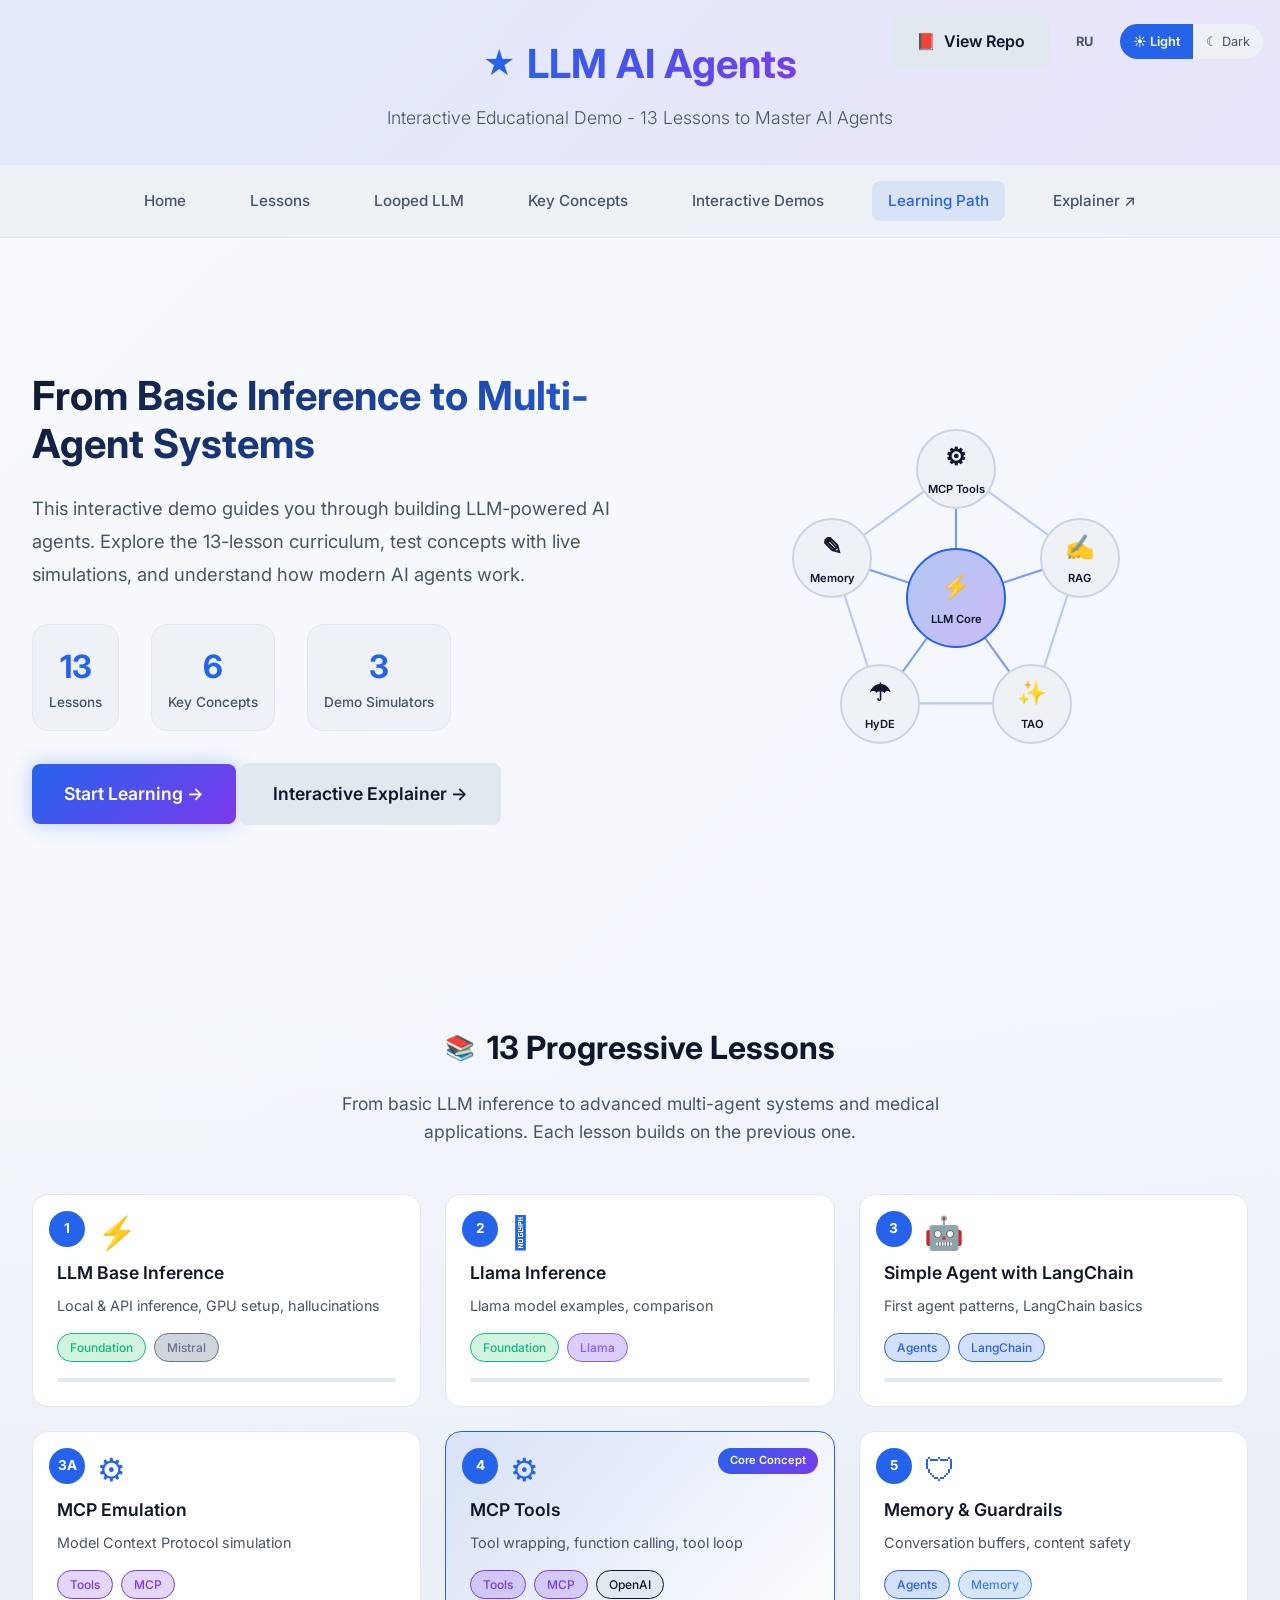
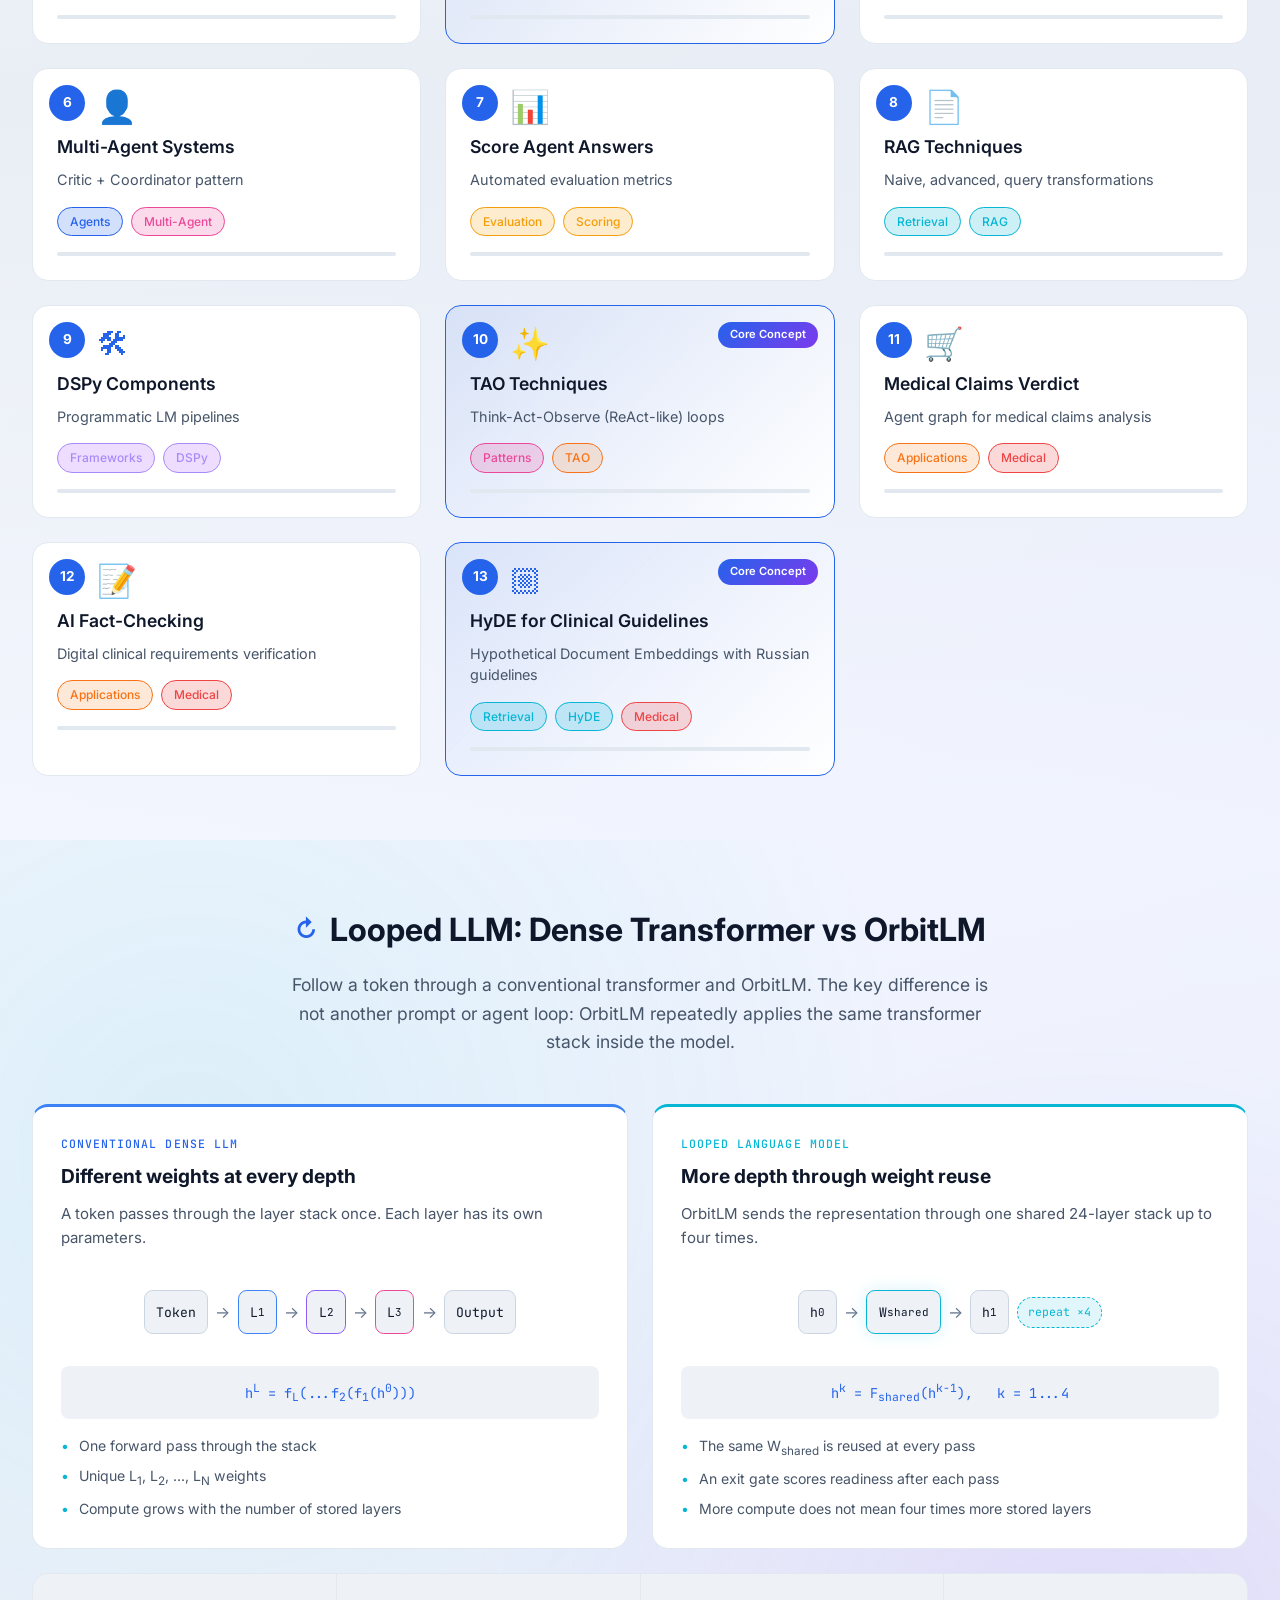
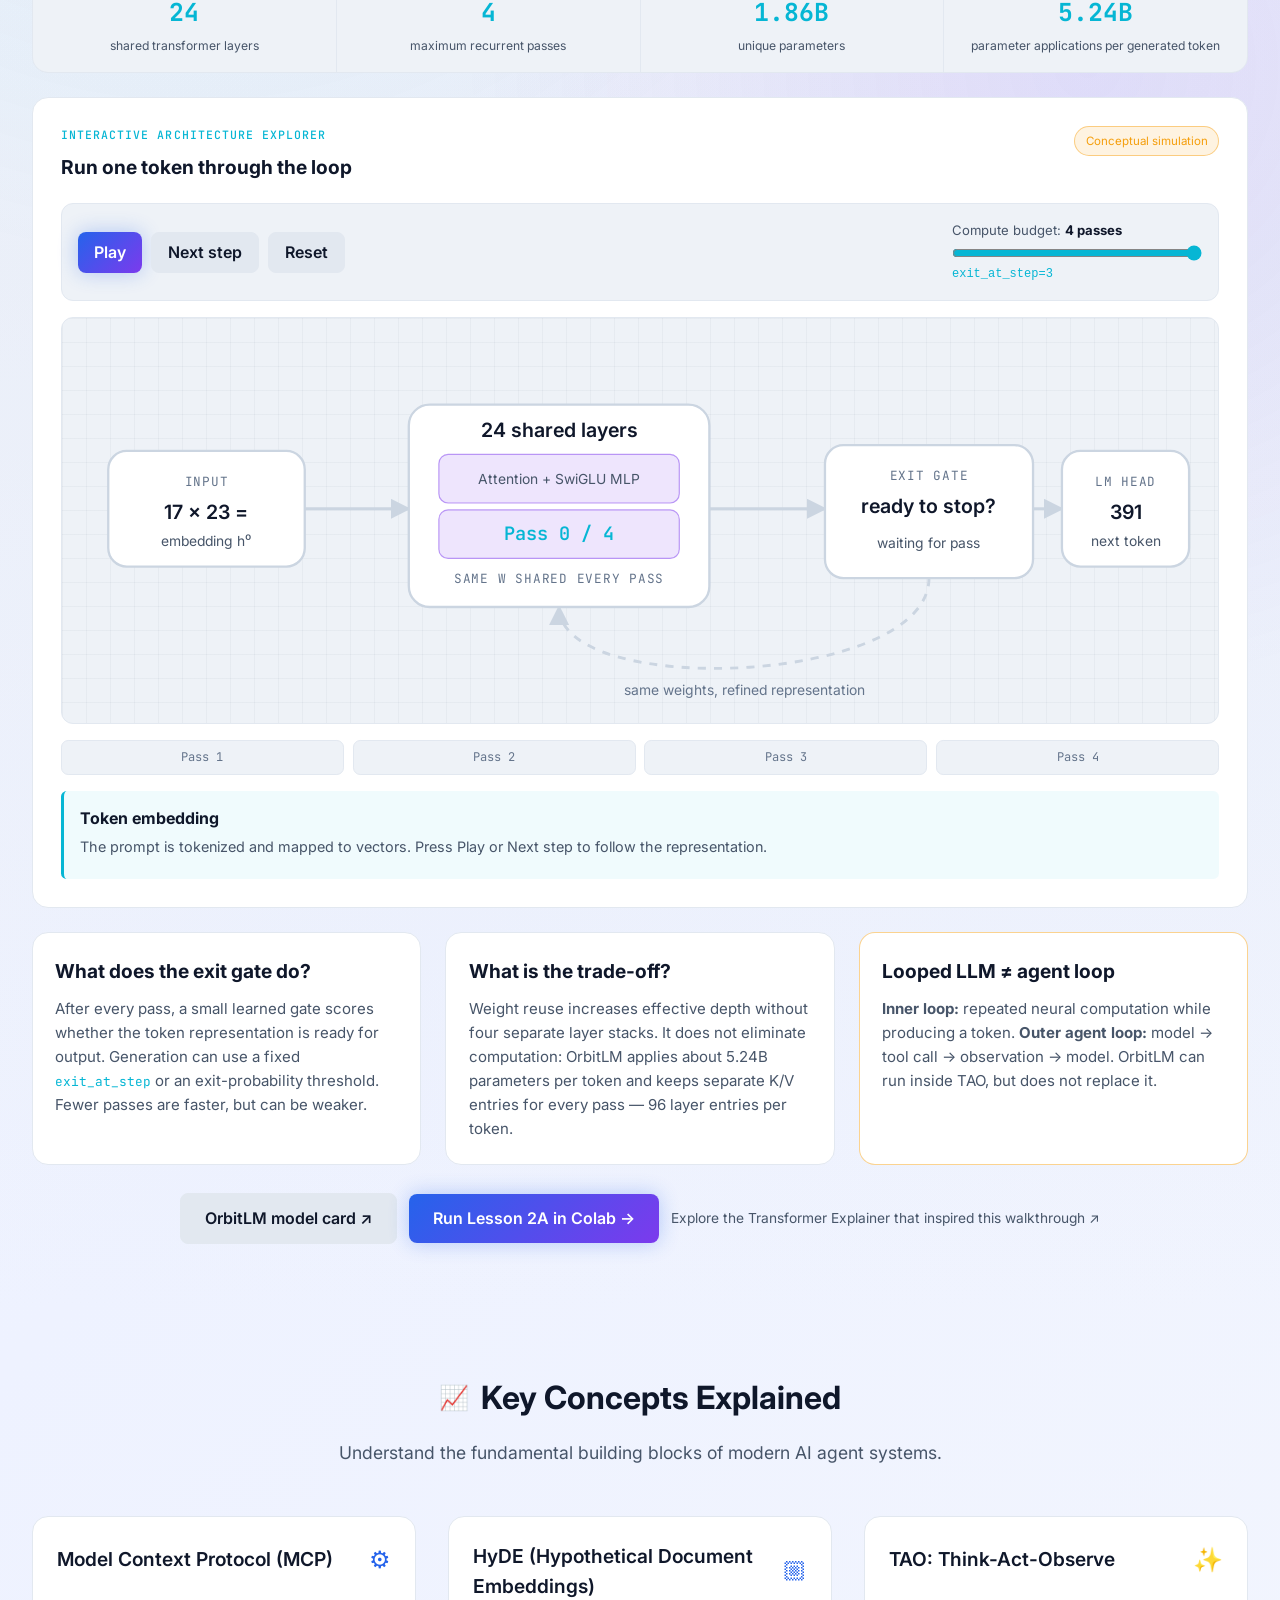
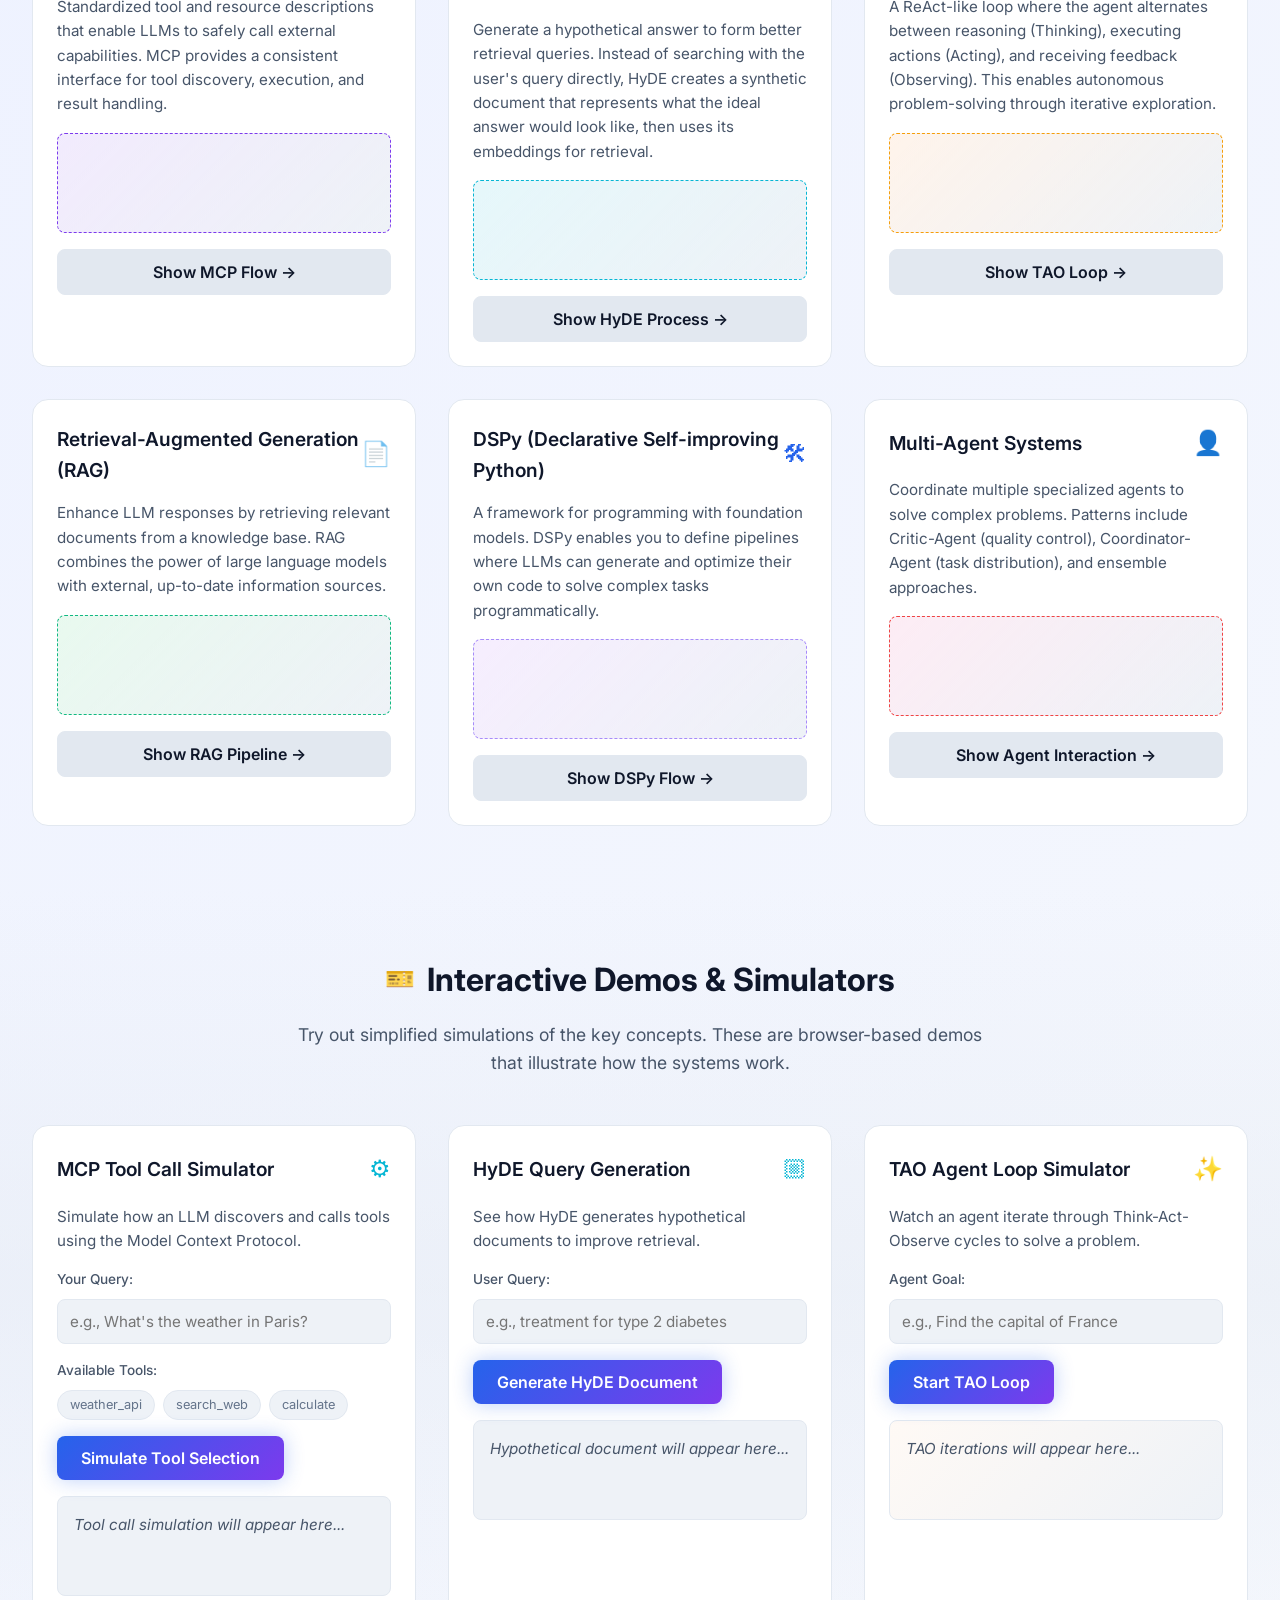
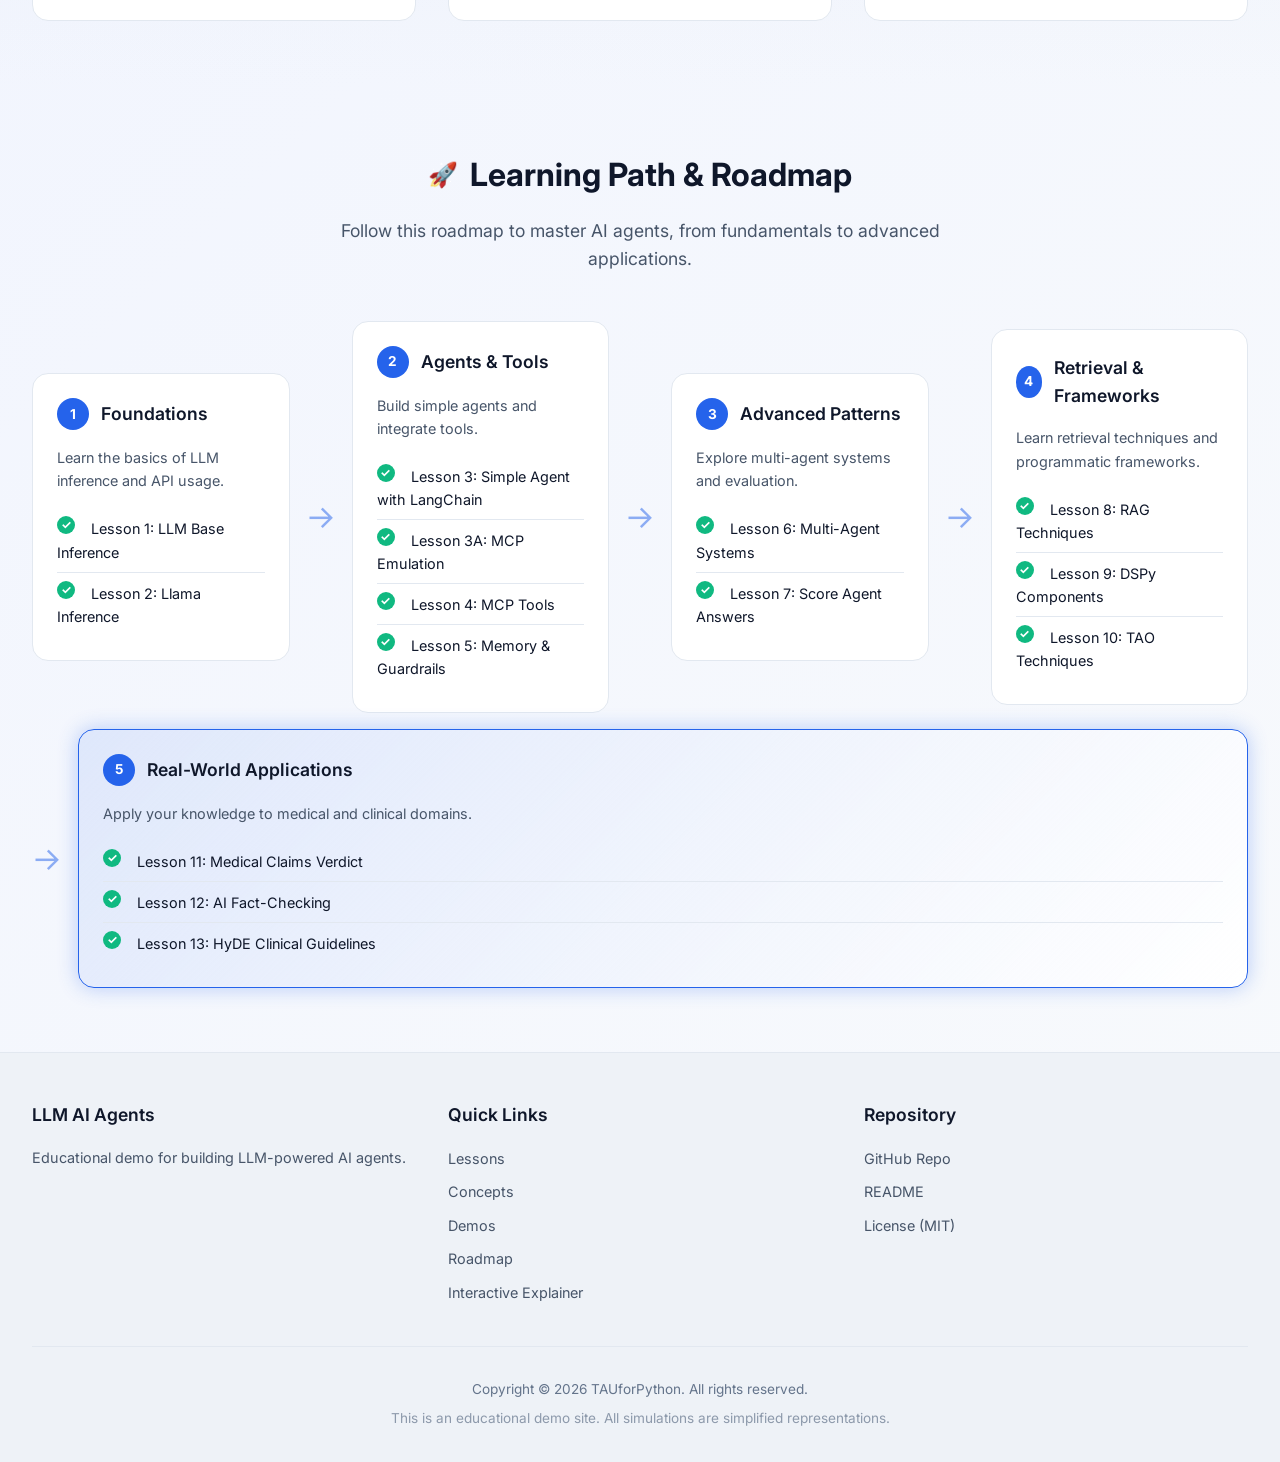
<file: docs/index.html>
<!DOCTYPE html>
<html lang="en">
<head>
    <meta charset="UTF-8">
    <meta name="viewport" content="width=device-width, initial-scale=1.0">
    <title>LLM AI Agents - Interactive Educational Demo</title>
    <meta name="description" content="Interactive educational demo for building LLM-powered AI agents. 13 lessons covering MCP, HyDE, TAO, RAG, DSPy, and multi-agent systems.">
    <meta name="keywords" content="LLM, AI Agents, Machine Learning, MCP, HyDE, TAO, RAG, DSPy, LangChain, Educational">
    <meta name="author" content="TAUforPython">
    <meta property="og:title" content="LLM AI Agents - Interactive Educational Demo">
    <meta property="og:description" content="Interactive educational demo for building LLM-powered AI agents. 13 lessons covering modern AI agent patterns.">
    <meta property="og:type" content="website">
    <link rel="alternate" hreflang="en" href="./">
    <link rel="alternate" hreflang="ru" href="ru/">
    <link rel="icon" type="image/svg+xml" href="favicon.svg">
    <link rel="manifest" href="manifest.json">
    <meta name="theme-color" content="#2563eb">
    <meta name="msapplication-navbutton-color" content="#2563eb">
    <meta name="apple-mobile-web-app-status-bar-style" content="black-translucent">
    <script>try { var t = localStorage.getItem('theme'); if (t) document.documentElement.dataset.theme = t; } catch (e) {}</script>
    <link rel="stylesheet" href="styles.css">
    <link href="https://fonts.googleapis.com/css2?family=Inter:wght@300;400;500;600;700&family=JetBrains+Mono:wght@400;500&display=swap" rel="stylesheet">
</head>
<body>
    <!-- Header -->
    <header class="header">
        <div class="container">
            <div class="logo">
                <span class="logo-icon">&#9733;</span>
                <h1>LLM AI Agents</h1>
            </div>
            <p class="subtitle">Interactive Educational Demo - 13 Lessons to Master AI Agents</p>
            <div class="header-actions">
                <a href="https://github.com/D2718281828nis/LLM_AI_agents" target="_blank" class="btn btn-secondary btn-sm">
                    <span>&#128213;</span> View Repo
                </a>
                <a href="ru/" class="lang-pill" hreflang="ru" lang="ru" title="Русская версия страницы" aria-label="Перейти на русскую версию">RU</a>
            </div>
        </div>
    </header>

    <!-- Navigation -->
    <nav class="main-nav">
        <div class="container">
            <a href="#hero" class="nav-link active">Home</a>
            <a href="#lessons" class="nav-link">Lessons</a>
            <a href="#orbit" class="nav-link">Looped LLM</a>
            <a href="#concepts" class="nav-link">Key Concepts</a>
            <a href="#demos" class="nav-link">Interactive Demos</a>
            <a href="#roadmap" class="nav-link">Learning Path</a>
            <a href="explainer/" class="nav-link">Explainer &#8599;</a>
        </div>
    </nav>

    <!-- Hero Section -->
    <section id="hero" class="hero">
        <div class="container">
            <div class="hero-content">
                <h2>From Basic Inference to Multi-Agent Systems</h2>
                <p class="hero-description">
                    This interactive demo guides you through building LLM-powered AI agents. 
                    Explore the 13-lesson curriculum, test concepts with live simulations, 
                    and understand how modern AI agents work.
                </p>
                <div class="hero-stats">
                    <div class="stat">
                        <span class="stat-number">13</span>
                        <span class="stat-label">Lessons</span>
                    </div>
                    <div class="stat">
                        <span class="stat-number">6</span>
                        <span class="stat-label">Key Concepts</span>
                    </div>
                    <div class="stat">
                        <span class="stat-number">3</span>
                        <span class="stat-label">Demo Simulators</span>
                    </div>
                </div>
                <a href="#lessons" class="btn btn-primary btn-large">
                    Start Learning &rarr;
                </a>
                <a href="explainer/" class="btn btn-secondary btn-large">
                    Interactive Explainer &rarr;
                </a>
            </div>
            <div class="hero-visual">
                <div class="agent-network">
                    <div class="connection-lines" id="connectionLines"></div>
                    <div class="agent-node agent-center">
                        <span class="agent-icon">&#9889;</span>
                        <span>LLM Core</span>
                    </div>
                    <div class="agent-node agent-mcp">
                        <span class="agent-icon">&#9881;</span>
                        <span>MCP Tools</span>
                    </div>
                    <div class="agent-node agent-memory">
                        <span class="agent-icon">&#9998;</span>
                        <span>Memory</span>
                    </div>
                    <div class="agent-node agent-rag">
                        <span class="agent-icon">&#9997;</span>
                        <span>RAG</span>
                    </div>
                    <div class="agent-node agent-hyde">
                        <span class="agent-icon">&#9730;</span>
                        <span>HyDE</span>
                    </div>
                    <div class="agent-node agent-tao">
                        <span class="agent-icon">&#10024;</span>
                        <span>TAO</span>
                    </div>
                </div>
            </div>
        </div>
    </section>

    <!-- Lessons Section -->
    <section id="lessons" class="lessons-section">
        <div class="container">
            <h2 class="section-title">
                <span class="section-icon">&#128218;</span>
                13 Progressive Lessons
            </h2>
            <p class="section-description">
                From basic LLM inference to advanced multi-agent systems and medical applications.
                Each lesson builds on the previous one.
            </p>

            <div class="lessons-grid">
                <!-- Lesson 1 -->
                <div class="lesson-card" data-lesson="1" data-category="foundations">
                    <div class="lesson-number">1</div>
                    <div class="lesson-icon">&#9889;</div>
                    <h3>LLM Base Inference</h3>
                    <p>Local & API inference, GPU setup, hallucinations</p>
                    <div class="lesson-tags">
                        <span class="tag tag-foundation">Foundation</span>
                        <span class="tag tag-mistral">Mistral</span>
                    </div>
                    <div class="lesson-progress">
                        <span class="progress-bar"></span>
                    </div>
                </div>

                <!-- Lesson 2 -->
                <div class="lesson-card" data-lesson="2" data-category="foundations">
                    <div class="lesson-number">2</div>
                    <div class="lesson-icon">&#129726;</div>
                    <h3>Llama Inference</h3>
                    <p>Llama model examples, comparison</p>
                    <div class="lesson-tags">
                        <span class="tag tag-foundation">Foundation</span>
                        <span class="tag tag-llama">Llama</span>
                    </div>
                    <div class="lesson-progress">
                        <span class="progress-bar"></span>
                    </div>
                </div>

                <!-- Lesson 3 -->
                <div class="lesson-card" data-lesson="3" data-category="agents">
                    <div class="lesson-number">3</div>
                    <div class="lesson-icon">&#129302;</div>
                    <h3>Simple Agent with LangChain</h3>
                    <p>First agent patterns, LangChain basics</p>
                    <div class="lesson-tags">
                        <span class="tag tag-agents">Agents</span>
                        <span class="tag tag-langchain">LangChain</span>
                    </div>
                    <div class="lesson-progress">
                        <span class="progress-bar"></span>
                    </div>
                </div>

                <!-- Lesson 3A -->
                <div class="lesson-card" data-lesson="3a" data-category="tools">
                    <div class="lesson-number">3A</div>
                    <div class="lesson-icon">&#9881;</div>
                    <h3>MCP Emulation</h3>
                    <p>Model Context Protocol simulation</p>
                    <div class="lesson-tags">
                        <span class="tag tag-tools">Tools</span>
                        <span class="tag tag-mcp">MCP</span>
                    </div>
                    <div class="lesson-progress">
                        <span class="progress-bar"></span>
                    </div>
                </div>

                <!-- Lesson 4 -->
                <div class="lesson-card featured" data-lesson="4" data-category="tools">
                    <div class="lesson-number">4</div>
                    <div class="lesson-icon">&#9881;</div>
                    <h3>MCP Tools</h3>
                    <p>Tool wrapping, function calling, tool loop</p>
                    <div class="lesson-tags">
                        <span class="tag tag-tools">Tools</span>
                        <span class="tag tag-mcp">MCP</span>
                        <span class="tag tag-openai">OpenAI</span>
                    </div>
                    <div class="lesson-progress">
                        <span class="progress-bar"></span>
                    </div>
                    <span class="featured-badge">Core Concept</span>
                </div>

                <!-- Lesson 5 -->
                <div class="lesson-card" data-lesson="5" data-category="agents">
                    <div class="lesson-number">5</div>
                    <div class="lesson-icon">&#128737;</div>
                    <h3>Memory & Guardrails</h3>
                    <p>Conversation buffers, content safety</p>
                    <div class="lesson-tags">
                        <span class="tag tag-agents">Agents</span>
                        <span class="tag tag-memory">Memory</span>
                    </div>
                    <div class="lesson-progress">
                        <span class="progress-bar"></span>
                    </div>
                </div>

                <!-- Lesson 6 -->
                <div class="lesson-card" data-lesson="6" data-category="agents">
                    <div class="lesson-number">6</div>
                    <div class="lesson-icon">&#128100;</div>
                    <h3>Multi-Agent Systems</h3>
                    <p>Critic + Coordinator pattern</p>
                    <div class="lesson-tags">
                        <span class="tag tag-agents">Agents</span>
                        <span class="tag tag-multi">Multi-Agent</span>
                    </div>
                    <div class="lesson-progress">
                        <span class="progress-bar"></span>
                    </div>
                </div>

                <!-- Lesson 7 -->
                <div class="lesson-card" data-lesson="7" data-category="evaluation">
                    <div class="lesson-number">7</div>
                    <div class="lesson-icon">&#128202;</div>
                    <h3>Score Agent Answers</h3>
                    <p>Automated evaluation metrics</p>
                    <div class="lesson-tags">
                        <span class="tag tag-evaluation">Evaluation</span>
                        <span class="tag tag-scoring">Scoring</span>
                    </div>
                    <div class="lesson-progress">
                        <span class="progress-bar"></span>
                    </div>
                </div>

                <!-- Lesson 8 -->
                <div class="lesson-card" data-lesson="8" data-category="retrieval">
                    <div class="lesson-number">8</div>
                    <div class="lesson-icon">&#128196;</div>
                    <h3>RAG Techniques</h3>
                    <p>Naive, advanced, query transformations</p>
                    <div class="lesson-tags">
                        <span class="tag tag-retrieval">Retrieval</span>
                        <span class="tag tag-rag">RAG</span>
                    </div>
                    <div class="lesson-progress">
                        <span class="progress-bar"></span>
                    </div>
                </div>

                <!-- Lesson 9 -->
                <div class="lesson-card" data-lesson="9" data-category="frameworks">
                    <div class="lesson-number">9</div>
                    <div class="lesson-icon">&#128736;</div>
                    <h3>DSPy Components</h3>
                    <p>Programmatic LM pipelines</p>
                    <div class="lesson-tags">
                        <span class="tag tag-frameworks">Frameworks</span>
                        <span class="tag tag-dspy">DSPy</span>
                    </div>
                    <div class="lesson-progress">
                        <span class="progress-bar"></span>
                    </div>
                </div>

                <!-- Lesson 10 -->
                <div class="lesson-card featured" data-lesson="10" data-category="patterns">
                    <div class="lesson-number">10</div>
                    <div class="lesson-icon">&#10024;</div>
                    <h3>TAO Techniques</h3>
                    <p>Think-Act-Observe (ReAct-like) loops</p>
                    <div class="lesson-tags">
                        <span class="tag tag-patterns">Patterns</span>
                        <span class="tag tag-tao">TAO</span>
                    </div>
                    <div class="lesson-progress">
                        <span class="progress-bar"></span>
                    </div>
                    <span class="featured-badge">Core Concept</span>
                </div>

                <!-- Lesson 11 -->
                <div class="lesson-card" data-lesson="11" data-category="applications">
                    <div class="lesson-number">11</div>
                    <div class="lesson-icon">&#128722;</div>
                    <h3>Medical Claims Verdict</h3>
                    <p>Agent graph for medical claims analysis</p>
                    <div class="lesson-tags">
                        <span class="tag tag-applications">Applications</span>
                        <span class="tag tag-medical">Medical</span>
                    </div>
                    <div class="lesson-progress">
                        <span class="progress-bar"></span>
                    </div>
                </div>

                <!-- Lesson 12 -->
                <div class="lesson-card" data-lesson="12" data-category="applications">
                    <div class="lesson-number">12</div>
                    <div class="lesson-icon">&#128221;</div>
                    <h3>AI Fact-Checking</h3>
                    <p>Digital clinical requirements verification</p>
                    <div class="lesson-tags">
                        <span class="tag tag-applications">Applications</span>
                        <span class="tag tag-medical">Medical</span>
                    </div>
                    <div class="lesson-progress">
                        <span class="progress-bar"></span>
                    </div>
                </div>

                <!-- Lesson 13 -->
                <div class="lesson-card featured" data-lesson="13" data-category="retrieval">
                    <div class="lesson-number">13</div>
                    <div class="lesson-icon">&#127996;</div>
                    <h3>HyDE for Clinical Guidelines</h3>
                    <p>Hypothetical Document Embeddings with Russian guidelines</p>
                    <div class="lesson-tags">
                        <span class="tag tag-retrieval">Retrieval</span>
                        <span class="tag tag-hyde">HyDE</span>
                        <span class="tag tag-medical">Medical</span>
                    </div>
                    <div class="lesson-progress">
                        <span class="progress-bar"></span>
                    </div>
                    <span class="featured-badge">Core Concept</span>
                </div>
            </div>
        </div>
    </section>

    <!-- Looped LLM / OrbitLM Section -->
    <section id="orbit" class="orbit-section">
        <div class="container">
            <h2 class="section-title">
                <span class="section-icon">&#8635;</span>
                Looped LLM: Dense Transformer vs OrbitLM
            </h2>
            <p class="section-description">
                Follow a token through a conventional transformer and OrbitLM. The key difference is not another prompt or agent loop: OrbitLM repeatedly applies the same transformer stack inside the model.
            </p>

            <div class="orbit-comparison">
                <article class="orbit-compare-card orbit-dense-card">
                    <div class="orbit-card-kicker">Conventional dense LLM</div>
                    <h3>Different weights at every depth</h3>
                    <p>A token passes through the layer stack once. Each layer has its own parameters.</p>
                    <div class="orbit-mini-flow" aria-label="Embedding followed by unique transformer layers and output">
                        <span class="orbit-mini-node">Token</span>
                        <span class="orbit-mini-arrow">&rarr;</span>
                        <span class="orbit-mini-node orbit-weight-1">L<sub>1</sub></span>
                        <span class="orbit-mini-arrow">&rarr;</span>
                        <span class="orbit-mini-node orbit-weight-2">L<sub>2</sub></span>
                        <span class="orbit-mini-arrow">&rarr;</span>
                        <span class="orbit-mini-node orbit-weight-3">L<sub>3</sub></span>
                        <span class="orbit-mini-arrow">&rarr;</span>
                        <span class="orbit-mini-node">Output</span>
                    </div>
                    <div class="orbit-formula">h<sup>L</sup> = f<sub>L</sub>(...f<sub>2</sub>(f<sub>1</sub>(h<sup>0</sup>)))</div>
                    <ul class="orbit-feature-list">
                        <li>One forward pass through the stack</li>
                        <li>Unique L<sub>1</sub>, L<sub>2</sub>, ..., L<sub>N</sub> weights</li>
                        <li>Compute grows with the number of stored layers</li>
                    </ul>
                </article>

                <article class="orbit-compare-card orbit-looped-card">
                    <div class="orbit-card-kicker">Looped language model</div>
                    <h3>More depth through weight reuse</h3>
                    <p>OrbitLM sends the representation through one shared 24-layer stack up to four times.</p>
                    <div class="orbit-mini-flow" aria-label="Token repeatedly processed by one shared transformer block">
                        <span class="orbit-mini-node">h<sup>0</sup></span>
                        <span class="orbit-mini-arrow">&rarr;</span>
                        <span class="orbit-mini-node orbit-shared-weight">W<sub>shared</sub></span>
                        <span class="orbit-mini-arrow">&rarr;</span>
                        <span class="orbit-mini-node">h<sup>1</sup></span>
                        <span class="orbit-loop-badge">repeat &times;4</span>
                    </div>
                    <div class="orbit-formula">h<sup>k</sup> = F<sub>shared</sub>(h<sup>k&minus;1</sup>), &nbsp; k = 1...4</div>
                    <ul class="orbit-feature-list">
                        <li>The same W<sub>shared</sub> is reused at every pass</li>
                        <li>An exit gate scores readiness after each pass</li>
                        <li>More compute does not mean four times more stored layers</li>
                    </ul>
                </article>
            </div>

            <div class="orbit-facts" aria-label="OrbitLM architecture facts">
                <div><strong>24</strong><span>shared transformer layers</span></div>
                <div><strong>4</strong><span>maximum recurrent passes</span></div>
                <div><strong>1.86B</strong><span>unique parameters</span></div>
                <div><strong>5.24B</strong><span>parameter applications per generated token</span></div>
            </div>

            <div class="orbit-explorer">
                <div class="orbit-explorer-header">
                    <div>
                        <div class="orbit-card-kicker">Interactive architecture explorer</div>
                        <h3>Run one token through the loop</h3>
                    </div>
                    <span class="orbit-simulation-label">Conceptual simulation</span>
                </div>

                <div class="orbit-controls">
                    <div class="orbit-control-buttons">
                        <button class="btn btn-primary" id="orbitPlayButton" onclick="orbitPlay()">Play</button>
                        <button class="btn btn-secondary" onclick="orbitNextStep()">Next step</button>
                        <button class="btn btn-secondary" onclick="orbitReset()">Reset</button>
                    </div>
                    <div class="orbit-budget-control">
                        <label for="orbitPassControl">Compute budget: <strong id="orbitPassValue">4 passes</strong></label>
                        <input type="range" id="orbitPassControl" min="1" max="4" step="1" value="4" oninput="orbitSetPasses(this.value)">
                        <code>exit_at_step=<span id="orbitExitStep">3</span></code>
                    </div>
                </div>

                <div class="orbit-canvas">
                    <svg class="orbit-diagram" viewBox="0 0 1000 350" role="img" aria-labelledby="orbitDiagramTitle orbitDiagramDescription">
                        <title id="orbitDiagramTitle">OrbitLM recurrent-depth data flow</title>
                        <desc id="orbitDiagramDescription">A token embedding enters one shared 24-layer transformer stack. After each pass an exit gate either sends the representation back through the same stack or to the language model head.</desc>
                        <defs>
                            <marker id="orbitArrow" viewBox="0 0 10 10" refX="9" refY="5" markerWidth="7" markerHeight="7" orient="auto-start-reverse">
                                <path d="M 0 0 L 10 5 L 0 10 z" class="orbit-arrow-head"></path>
                            </marker>
                        </defs>

                        <path id="orbitInputPath" class="orbit-flow-path" d="M210 165 H300" marker-end="url(#orbitArrow)"></path>
                        <path id="orbitSharedGatePath" class="orbit-flow-path" d="M560 165 H660" marker-end="url(#orbitArrow)"></path>
                        <path id="orbitOutputPath" class="orbit-flow-path" d="M840 165 H865" marker-end="url(#orbitArrow)"></path>
                        <path id="orbitLoopPath" class="orbit-flow-path orbit-loop-path" d="M750 225 C750 318 430 330 430 250" marker-end="url(#orbitArrow)"></path>
                        <text x="590" y="326" class="orbit-loop-caption">same weights, refined representation</text>

                        <g id="orbitInputNode" class="orbit-svg-node">
                            <rect x="40" y="115" width="170" height="100" rx="16"></rect>
                            <text x="125" y="145" class="orbit-svg-kicker">INPUT</text>
                            <text x="125" y="174" class="orbit-svg-title">17 &times; 23 =</text>
                            <text x="125" y="197" class="orbit-svg-subtitle">embedding h&#8304;</text>
                        </g>

                        <g id="orbitSharedNode" class="orbit-svg-node orbit-shared-node">
                            <rect x="300" y="75" width="260" height="175" rx="18"></rect>
                            <rect x="326" y="118" width="208" height="42" rx="8" class="orbit-layer-strip"></rect>
                            <rect x="326" y="166" width="208" height="42" rx="8" class="orbit-layer-strip"></rect>
                            <text x="430" y="103" class="orbit-svg-title">24 shared layers</text>
                            <text x="430" y="144" class="orbit-svg-subtitle">Attention + SwiGLU MLP</text>
                            <text id="orbitSharedPass" x="430" y="192" class="orbit-svg-pass">Pass 0 / 4</text>
                            <text x="430" y="229" class="orbit-svg-kicker">SAME W SHARED EVERY PASS</text>
                        </g>

                        <g id="orbitGateNode" class="orbit-svg-node orbit-gate-node">
                            <rect x="660" y="110" width="180" height="115" rx="16"></rect>
                            <text x="750" y="140" class="orbit-svg-kicker">EXIT GATE</text>
                            <text x="750" y="169" class="orbit-svg-title">ready to stop?</text>
                            <text id="orbitGateDecision" x="750" y="199" class="orbit-svg-subtitle">waiting for pass</text>
                        </g>

                        <g id="orbitOutputNode" class="orbit-svg-node orbit-output-node">
                            <rect x="865" y="115" width="110" height="100" rx="16"></rect>
                            <text x="920" y="145" class="orbit-svg-kicker">LM HEAD</text>
                            <text x="920" y="174" class="orbit-svg-title">391</text>
                            <text x="920" y="197" class="orbit-svg-subtitle">next token</text>
                        </g>
                    </svg>
                </div>

                <div class="orbit-pass-track" aria-label="Recurrent pass progress">
                    <span data-orbit-pass="1">Pass 1</span>
                    <span data-orbit-pass="2">Pass 2</span>
                    <span data-orbit-pass="3">Pass 3</span>
                    <span data-orbit-pass="4">Pass 4</span>
                </div>
                <div class="orbit-step-narration" aria-live="polite">
                    <strong id="orbitStepTitle">Token embedding</strong>
                    <p id="orbitStepDescription">The prompt is tokenized and mapped to vectors. Press Play or Next step to follow the representation.</p>
                </div>
            </div>

            <div class="orbit-explain-grid">
                <article class="orbit-explain-card">
                    <h3>What does the exit gate do?</h3>
                    <p>After every pass, a small learned gate scores whether the token representation is ready for output. Generation can use a fixed <code>exit_at_step</code> or an exit-probability threshold. Fewer passes are faster, but can be weaker.</p>
                </article>
                <article class="orbit-explain-card">
                    <h3>What is the trade-off?</h3>
                    <p>Weight reuse increases effective depth without four separate layer stacks. It does not eliminate computation: OrbitLM applies about 5.24B parameters per token and keeps separate K/V entries for every pass &mdash; 96 layer entries per token.</p>
                </article>
                <article class="orbit-explain-card orbit-agent-distinction">
                    <h3>Looped LLM &ne; agent loop</h3>
                    <p><strong>Inner loop:</strong> repeated neural computation while producing a token. <strong>Outer agent loop:</strong> model &rarr; tool call &rarr; observation &rarr; model. OrbitLM can run inside TAO, but does not replace it.</p>
                </article>
            </div>

            <div class="orbit-resource-links">
                <a href="https://huggingface.co/ai-forever/OrbitLM-1.8B-Thinking" target="_blank" rel="noopener" class="btn btn-secondary">OrbitLM model card &nearr;</a>
                <a href="https://colab.research.google.com/github/D2718281828nis/LLM_AI_agents/blob/main/lesson-2A_OrbitLM_Colab_Agent.ipynb" target="_blank" rel="noopener" class="btn btn-primary">Run Lesson 2A in Colab &rarr;</a>
                <a href="https://poloclub.github.io/transformer-explainer/" target="_blank" rel="noopener" class="orbit-text-link">Explore the Transformer Explainer that inspired this walkthrough &nearr;</a>
            </div>
        </div>
    </section>

    <!-- Key Concepts Section -->
    <section id="concepts" class="concepts-section">
        <div class="container">
            <h2 class="section-title">
                <span class="section-icon">&#128200;</span>
                Key Concepts Explained
            </h2>
            <p class="section-description">
                Understand the fundamental building blocks of modern AI agent systems.
            </p>

            <div class="concepts-grid">
                <!-- MCP Concept -->
                <div class="concept-card" id="concept-mcp">
                    <div class="concept-header">
                        <h3>Model Context Protocol (MCP)</h3>
                        <span class="concept-icon">&#9881;</span>
                    </div>
                    <div class="concept-body">
                        <p>Standardized tool and resource descriptions that enable LLMs to safely call external capabilities. MCP provides a consistent interface for tool discovery, execution, and result handling.</p>
                        <div class="concept-visual mcp-visual" id="mcpVisual"></div>
                        <button class="btn btn-secondary btn-interactive" onclick="animateMCP()">
                            Show MCP Flow &rarr;
                        </button>
                    </div>
                </div>

                <!-- HyDE Concept -->
                <div class="concept-card" id="concept-hyde">
                    <div class="concept-header">
                        <h3>HyDE (Hypothetical Document Embeddings)</h3>
                        <span class="concept-icon">&#127996;</span>
                    </div>
                    <div class="concept-body">
                        <p>Generate a hypothetical answer to form better retrieval queries. Instead of searching with the user's query directly, HyDE creates a synthetic document that represents what the ideal answer would look like, then uses its embeddings for retrieval.</p>
                        <div class="concept-visual hyde-visual" id="hydeVisual"></div>
                        <button class="btn btn-secondary btn-interactive" onclick="animateHyDE()">
                            Show HyDE Process &rarr;
                        </button>
                    </div>
                </div>

                <!-- TAO Concept -->
                <div class="concept-card" id="concept-tao">
                    <div class="concept-header">
                        <h3>TAO: Think-Act-Observe</h3>
                        <span class="concept-icon">&#10024;</span>
                    </div>
                    <div class="concept-body">
                        <p>A ReAct-like loop where the agent alternates between reasoning (Thinking), executing actions (Acting), and receiving feedback (Observing). This enables autonomous problem-solving through iterative exploration.</p>
                        <div class="concept-visual tao-visual" id="taoVisual"></div>
                        <button class="btn btn-secondary btn-interactive" onclick="animateTAO()">
                            Show TAO Loop &rarr;
                        </button>
                    </div>
                </div>

                <!-- RAG Concept -->
                <div class="concept-card" id="concept-rag">
                    <div class="concept-header">
                        <h3>Retrieval-Augmented Generation (RAG)</h3>
                        <span class="concept-icon">&#128196;</span>
                    </div>
                    <div class="concept-body">
                        <p>Enhance LLM responses by retrieving relevant documents from a knowledge base. RAG combines the power of large language models with external, up-to-date information sources.</p>
                        <div class="concept-visual rag-visual" id="ragVisual"></div>
                        <button class="btn btn-secondary btn-interactive" onclick="animateRAG()">
                            Show RAG Pipeline &rarr;
                        </button>
                    </div>
                </div>

                <!-- DSPy Concept -->
                <div class="concept-card" id="concept-dspy">
                    <div class="concept-header">
                        <h3>DSPy (Declarative Self-improving Python)</h3>
                        <span class="concept-icon">&#128736;</span>
                    </div>
                    <div class="concept-body">
                        <p>A framework for programming with foundation models. DSPy enables you to define pipelines where LLMs can generate and optimize their own code to solve complex tasks programmatically.</p>
                        <div class="concept-visual dspy-visual" id="dspyVisual"></div>
                        <button class="btn btn-secondary btn-interactive" onclick="animateDSPy()">
                            Show DSPy Flow &rarr;
                        </button>
                    </div>
                </div>

                <!-- Multi-Agent Concept -->
                <div class="concept-card" id="concept-multiagent">
                    <div class="concept-header">
                        <h3>Multi-Agent Systems</h3>
                        <span class="concept-icon">&#128100;</span>
                    </div>
                    <div class="concept-body">
                        <p>Coordinate multiple specialized agents to solve complex problems. Patterns include Critic-Agent (quality control), Coordinator-Agent (task distribution), and ensemble approaches.</p>
                        <div class="concept-visual multiagent-visual" id="multiagentVisual"></div>
                        <button class="btn btn-secondary btn-interactive" onclick="animateMultiAgent()">
                            Show Agent Interaction &rarr;
                        </button>
                    </div>
                </div>
            </div>
        </div>
    </section>

    <!-- Interactive Demos Section -->
    <section id="demos" class="demos-section">
        <div class="container">
            <h2 class="section-title">
                <span class="section-icon">&#127915;</span>
                Interactive Demos & Simulators
            </h2>
            <p class="section-description">
                Try out simplified simulations of the key concepts. These are browser-based demos that illustrate how the systems work.
            </p>

            <div class="demos-grid">
                <!-- MCP Tool Call Simulator -->
                <div class="demo-card" id="demo-mcp">
                    <div class="demo-header">
                        <h3>MCP Tool Call Simulator</h3>
                        <span class="demo-icon">&#9881;</span>
                    </div>
                    <div class="demo-body">
                        <p>Simulate how an LLM discovers and calls tools using the Model Context Protocol.</p>
                        <div class="demo-interface">
                            <div class="demo-input">
                                <label for="mcpQuery">Your Query:</label>
                                <input type="text" id="mcpQuery" placeholder="e.g., What's the weather in Paris?">
                            </div>
                            <div class="demo-tools">
                                <label>Available Tools:</label>
                                <div class="tool-list" id="mcpTools">
                                    <span class="tool-chip">weather_api</span>
                                    <span class="tool-chip">search_web</span>
                                    <span class="tool-chip">calculate</span>
                                </div>
                            </div>
                            <button class="btn btn-primary" onclick="runMCPDemo()">
                                Simulate Tool Selection
                            </button>
                            <div class="demo-output" id="mcpOutput">
                                <p class="output-placeholder">Tool call simulation will appear here...</p>
                            </div>
                        </div>
                    </div>
                </div>

                <!-- HyDE Query Simulator -->
                <div class="demo-card" id="demo-hyde">
                    <div class="demo-header">
                        <h3>HyDE Query Generation</h3>
                        <span class="demo-icon">&#127996;</span>
                    </div>
                    <div class="demo-body">
                        <p>See how HyDE generates hypothetical documents to improve retrieval.</p>
                        <div class="demo-interface">
                            <div class="demo-input">
                                <label for="hydeQuery">User Query:</label>
                                <input type="text" id="hydeQuery" placeholder="e.g., treatment for type 2 diabetes">
                            </div>
                            <button class="btn btn-primary" onclick="runHyDEDemo()">
                                Generate HyDE Document
                            </button>
                            <div class="demo-output" id="hydeOutput">
                                <p class="output-placeholder">Hypothetical document will appear here...</p>
                            </div>
                        </div>
                    </div>
                </div>

                <!-- TAO Agent Loop Simulator -->
                <div class="demo-card" id="demo-tao">
                    <div class="demo-header">
                        <h3>TAO Agent Loop Simulator</h3>
                        <span class="demo-icon">&#10024;</span>
                    </div>
                    <div class="demo-body">
                        <p>Watch an agent iterate through Think-Act-Observe cycles to solve a problem.</p>
                        <div class="demo-interface">
                            <div class="demo-input">
                                <label for="taoGoal">Agent Goal:</label>
                                <input type="text" id="taoGoal" placeholder="e.g., Find the capital of France">
                            </div>
                            <button class="btn btn-primary" onclick="runTAODemo()">
                                Start TAO Loop
                            </button>
                            <div class="demo-output tao-loop" id="taoOutput">
                                <p class="output-placeholder">TAO iterations will appear here...</p>
                            </div>
                        </div>
                    </div>
                </div>
            </div>
        </div>
    </section>

    <!-- Learning Path / Roadmap Section -->
    <section id="roadmap" class="roadmap-section">
        <div class="container">
            <h2 class="section-title">
                <span class="section-icon">&#128640;</span>
                Learning Path & Roadmap
            </h2>
            <p class="section-description">
                Follow this roadmap to master AI agents, from fundamentals to advanced applications.
            </p>

            <div class="roadmap-container">
                <div class="roadmap-level">
                    <div class="level-header">
                        <span class="level-number">1</span>
                        <h3>Foundations</h3>
                    </div>
                    <div class="level-content">
                        <p>Learn the basics of LLM inference and API usage.</p>
                        <ul class="level-lessons">
                            <li><span class="check"></span> Lesson 1: LLM Base Inference</li>
                            <li><span class="check"></span> Lesson 2: Llama Inference</li>
                        </ul>
                    </div>
                </div>

                <div class="roadmap-arrow">&rarr;</div>

                <div class="roadmap-level">
                    <div class="level-header">
                        <span class="level-number">2</span>
                        <h3>Agents & Tools</h3>
                    </div>
                    <div class="level-content">
                        <p>Build simple agents and integrate tools.</p>
                        <ul class="level-lessons">
                            <li><span class="check"></span> Lesson 3: Simple Agent with LangChain</li>
                            <li><span class="check"></span> Lesson 3A: MCP Emulation</li>
                            <li><span class="check"></span> Lesson 4: MCP Tools</li>
                            <li><span class="check"></span> Lesson 5: Memory & Guardrails</li>
                        </ul>
                    </div>
                </div>

                <div class="roadmap-arrow">&rarr;</div>

                <div class="roadmap-level">
                    <div class="level-header">
                        <span class="level-number">3</span>
                        <h3>Advanced Patterns</h3>
                    </div>
                    <div class="level-content">
                        <p>Explore multi-agent systems and evaluation.</p>
                        <ul class="level-lessons">
                            <li><span class="check"></span> Lesson 6: Multi-Agent Systems</li>
                            <li><span class="check"></span> Lesson 7: Score Agent Answers</li>
                        </ul>
                    </div>
                </div>

                <div class="roadmap-arrow">&rarr;</div>

                <div class="roadmap-level">
                    <div class="level-header">
                        <span class="level-number">4</span>
                        <h3>Retrieval & Frameworks</h3>
                    </div>
                    <div class="level-content">
                        <p>Learn retrieval techniques and programmatic frameworks.</p>
                        <ul class="level-lessons">
                            <li><span class="check"></span> Lesson 8: RAG Techniques</li>
                            <li><span class="check"></span> Lesson 9: DSPy Components</li>
                            <li><span class="check"></span> Lesson 10: TAO Techniques</li>
                        </ul>
                    </div>
                </div>

                <div class="roadmap-arrow">&rarr;</div>

                <div class="roadmap-level highlight">
                    <div class="level-header">
                        <span class="level-number">5</span>
                        <h3>Real-World Applications</h3>
                    </div>
                    <div class="level-content">
                        <p>Apply your knowledge to medical and clinical domains.</p>
                        <ul class="level-lessons">
                            <li><span class="check"></span> Lesson 11: Medical Claims Verdict</li>
                            <li><span class="check"></span> Lesson 12: AI Fact-Checking</li>
                            <li><span class="check"></span> Lesson 13: HyDE Clinical Guidelines</li>
                        </ul>
                    </div>
                </div>
            </div>
        </div>
    </section>

    <!-- Footer -->
    <footer class="footer">
        <div class="container">
            <div class="footer-content">
                <div class="footer-section">
                    <h4>LLM AI Agents</h4>
                    <p>Educational demo for building LLM-powered AI agents.</p>
                </div>
                <div class="footer-section">
                    <h4>Quick Links</h4>
                    <ul class="footer-links">
                        <li><a href="#lessons">Lessons</a></li>
                        <li><a href="#concepts">Concepts</a></li>
                        <li><a href="#demos">Demos</a></li>
                        <li><a href="#roadmap">Roadmap</a></li>
                        <li><a href="explainer/">Interactive Explainer</a></li>
                    </ul>
                </div>
                <div class="footer-section">
                    <h4>Repository</h4>
                    <ul class="footer-links">
                        <li><a href="https://github.com/D2718281828nis/LLM_AI_agents" target="_blank">GitHub Repo</a></li>
                        <li><a href="https://github.com/D2718281828nis/LLM_AI_agents#readme" target="_blank">README</a></li>
                        <li><a href="https://github.com/D2718281828nis/LLM_AI_agents/blob/main/LICENSE" target="_blank">License (MIT)</a></li>
                    </ul>
                </div>
            </div>
            <div class="footer-bottom">
                <p>Copyright &copy; 2026 TAUforPython. All rights reserved.</p>
                <p class="footer-note">This is an educational demo site. All simulations are simplified representations.</p>
            </div>
        </div>
    </footer>

    <!-- Back to Top Button -->
    <button id="backToTop" class="back-to-top" onclick="scrollToTop()">
        &uarr; Top
    </button>

    <script src="script.js"></script>
</body>
</html>
</file>
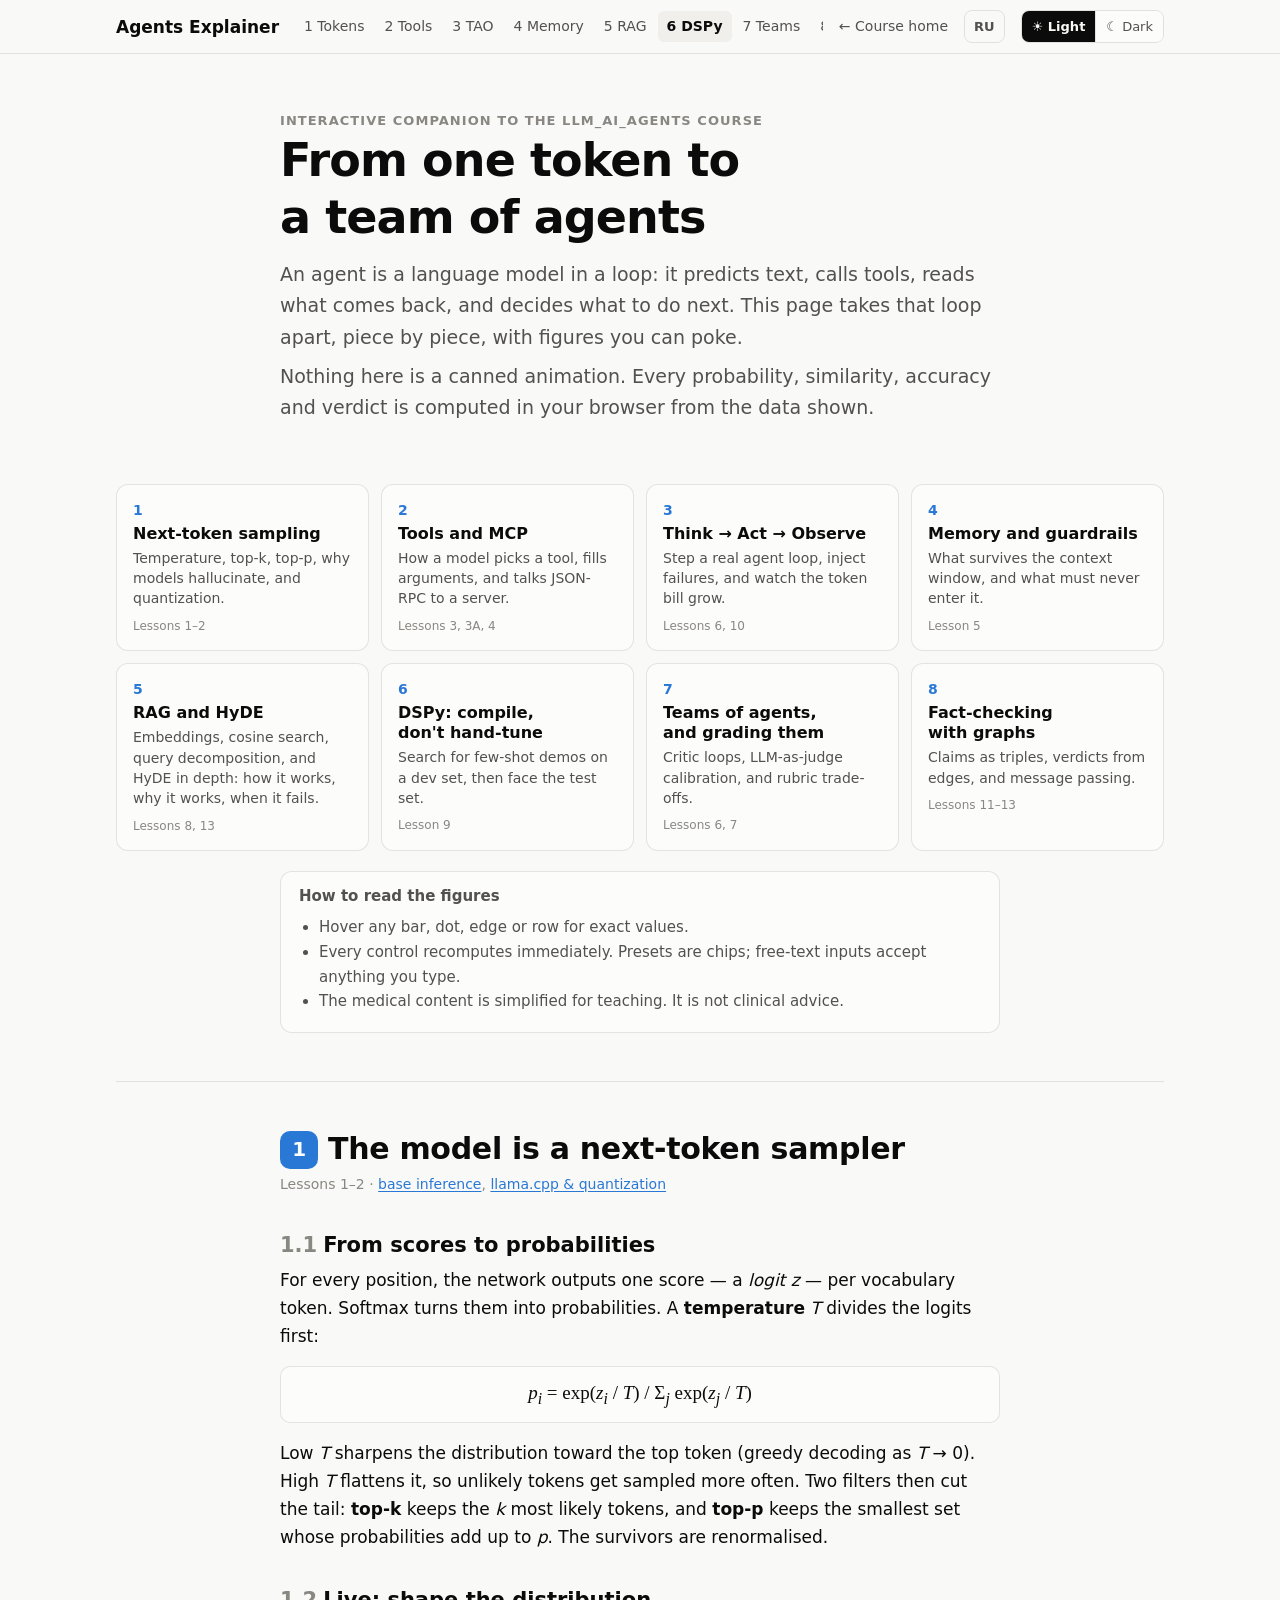
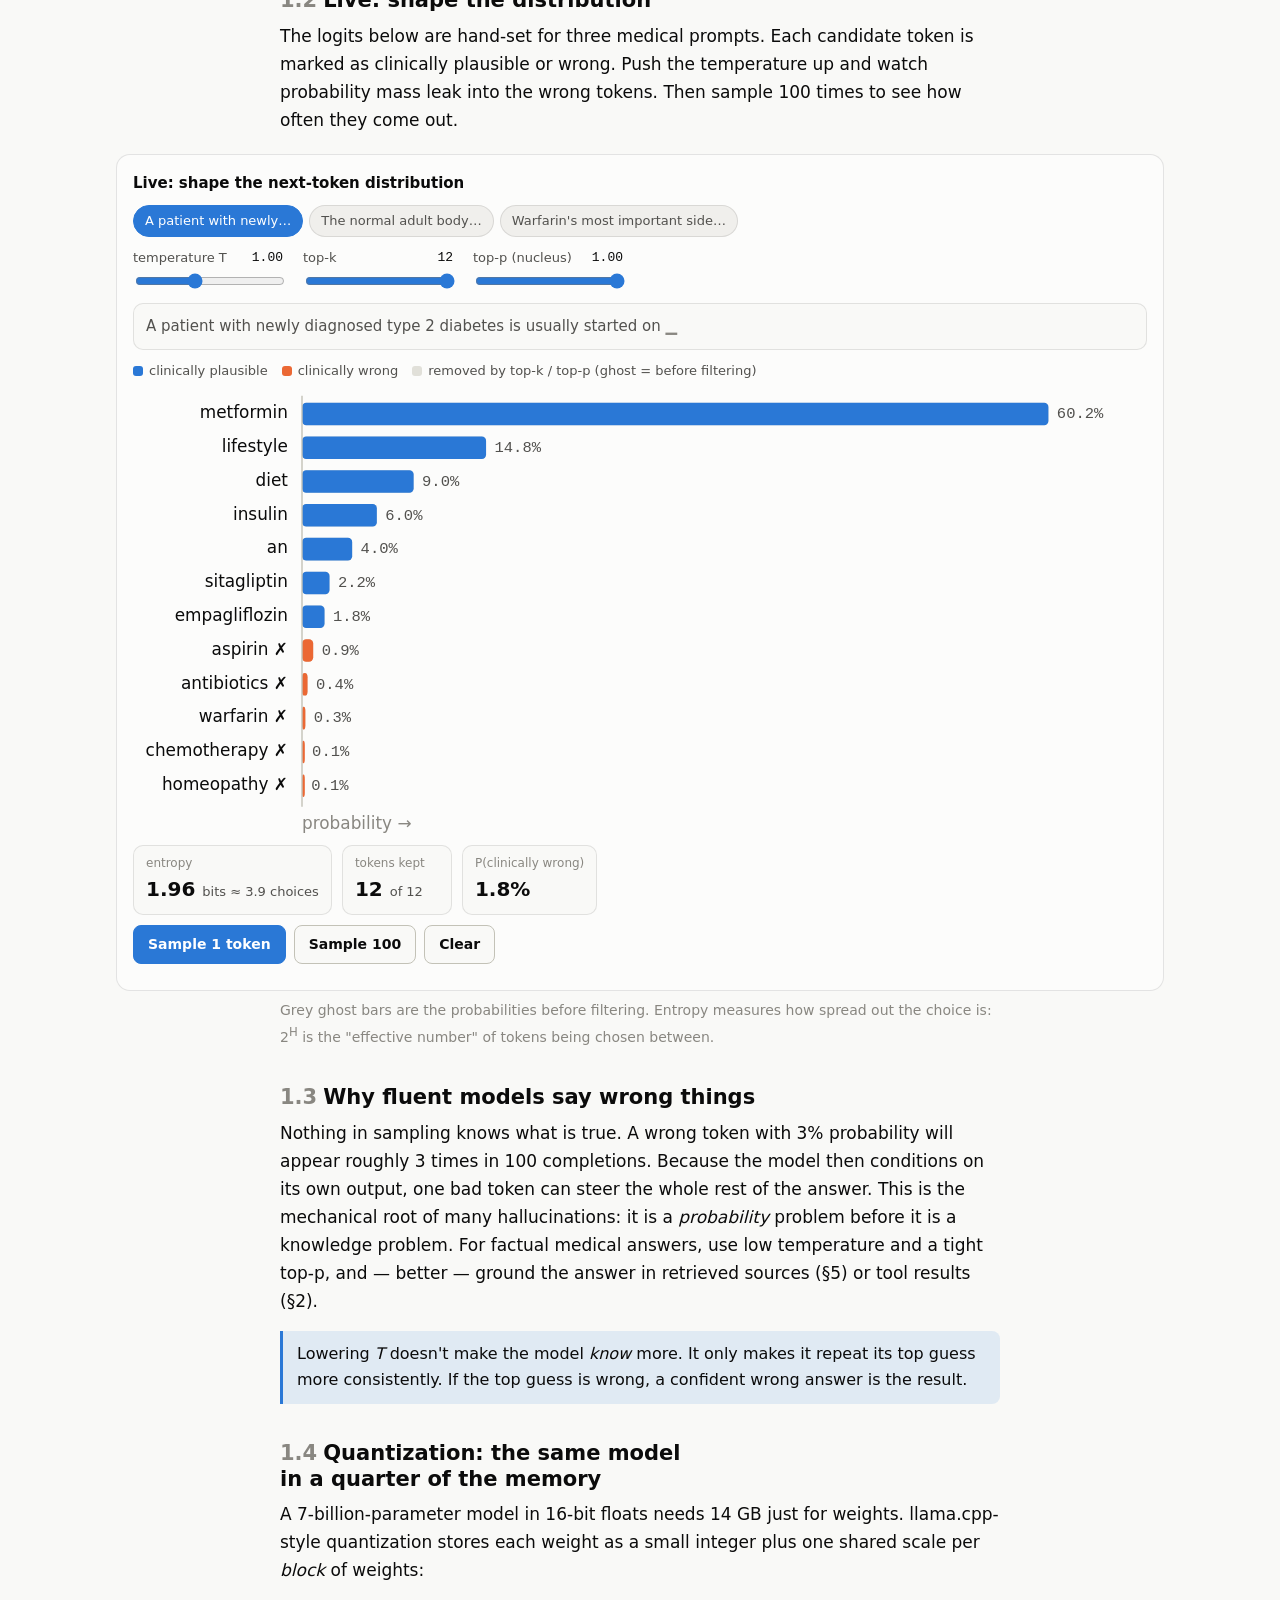
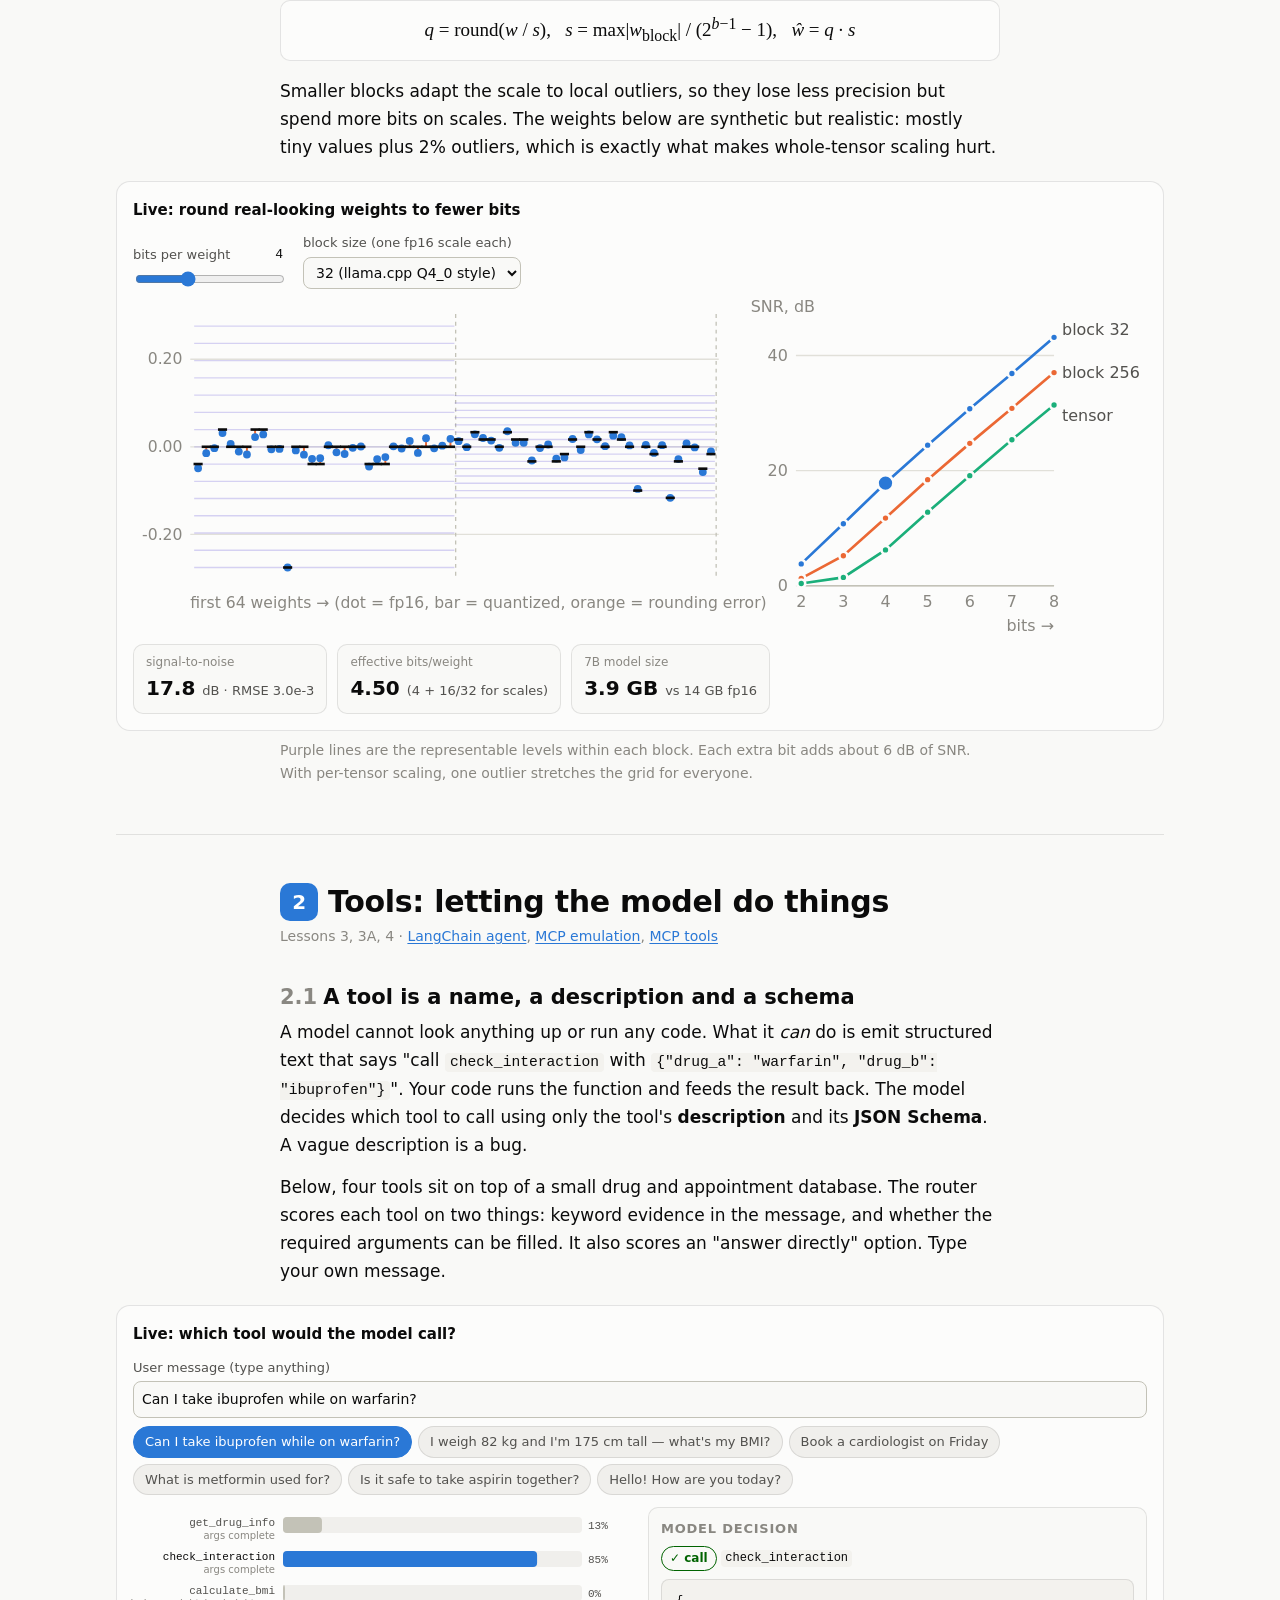
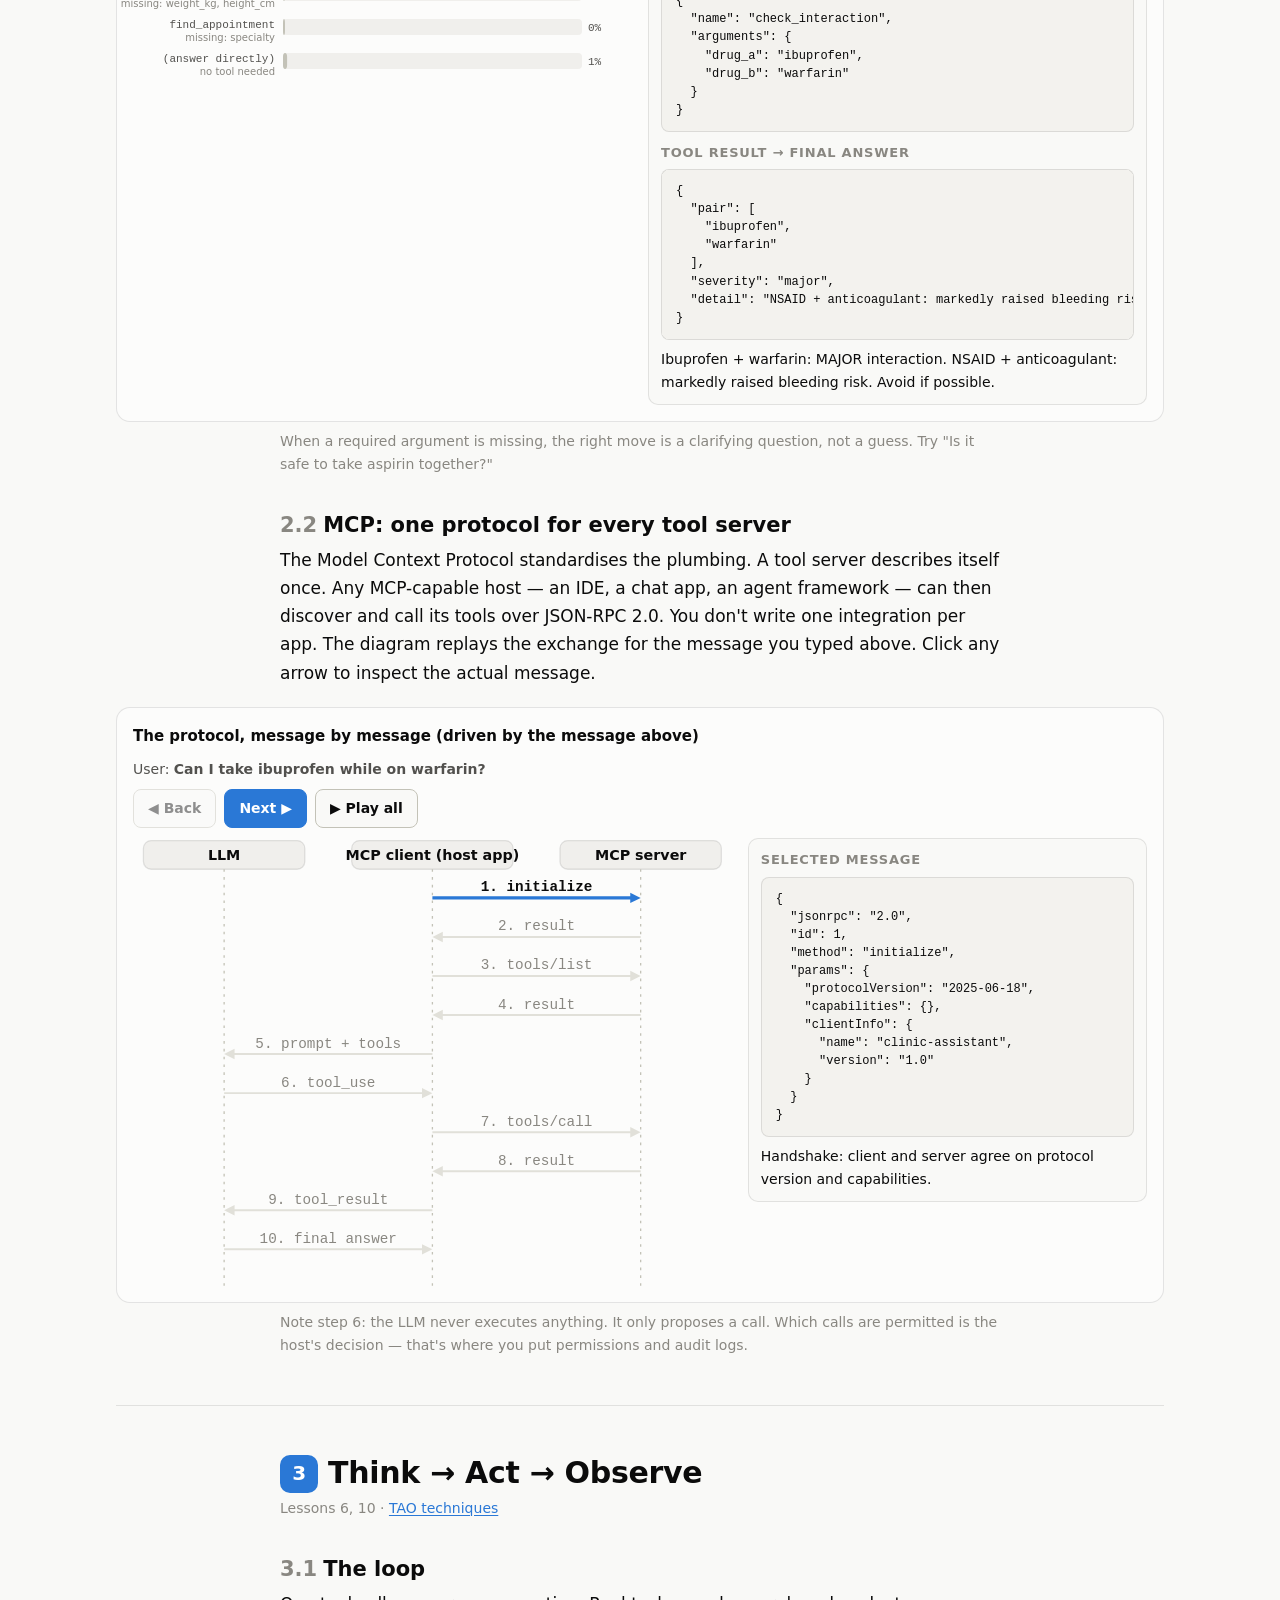
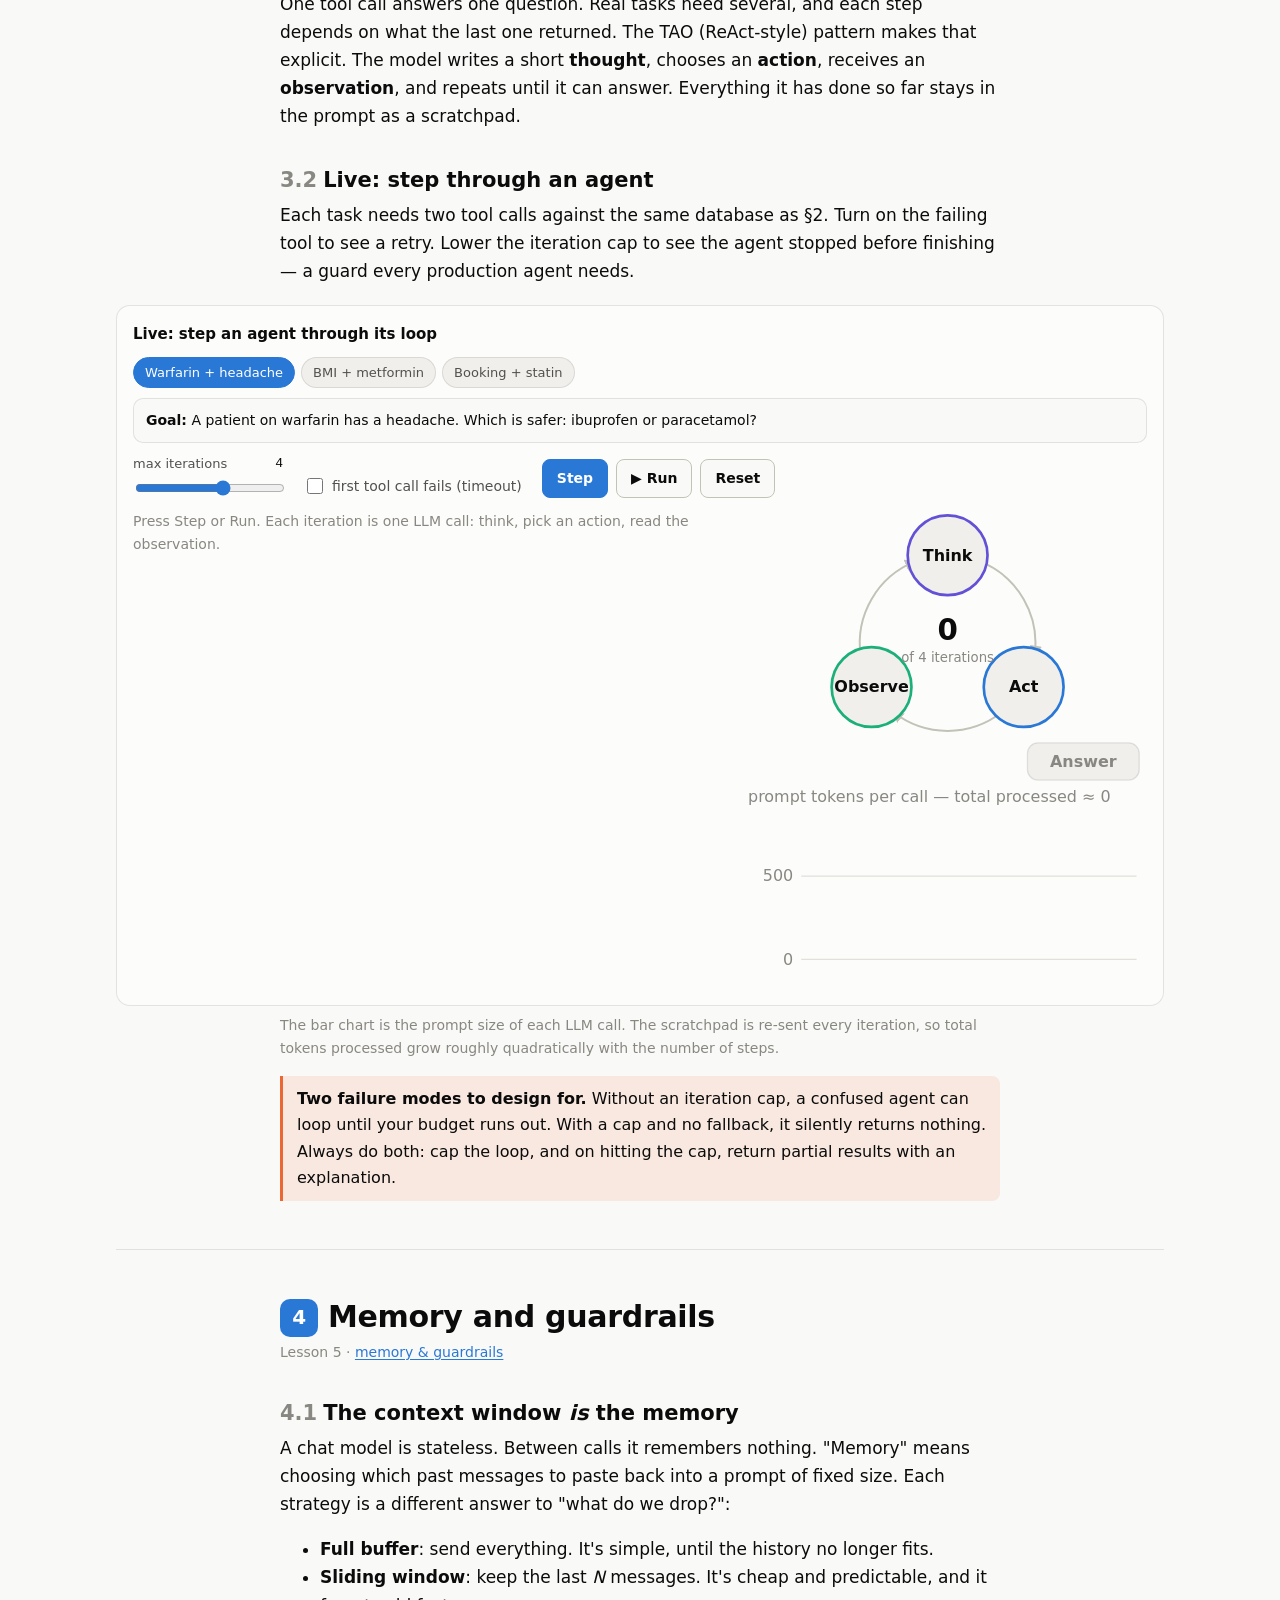
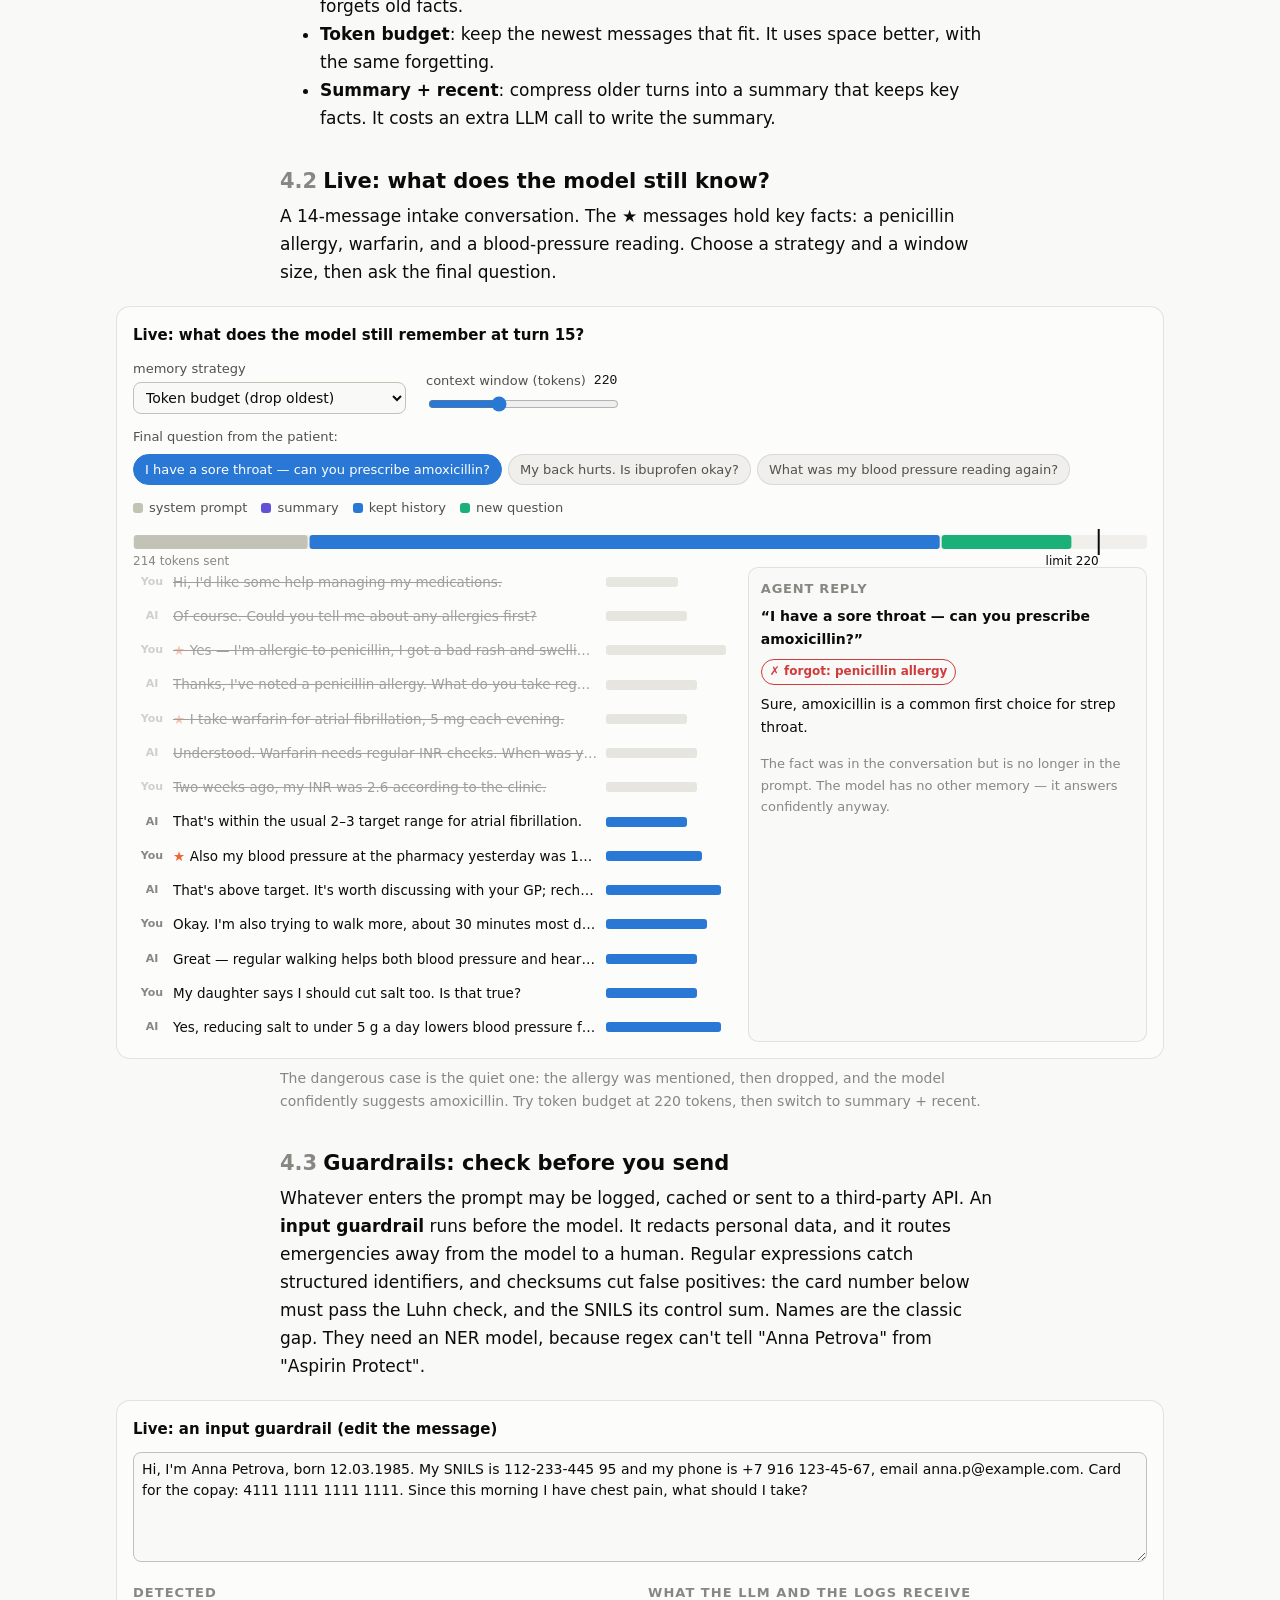
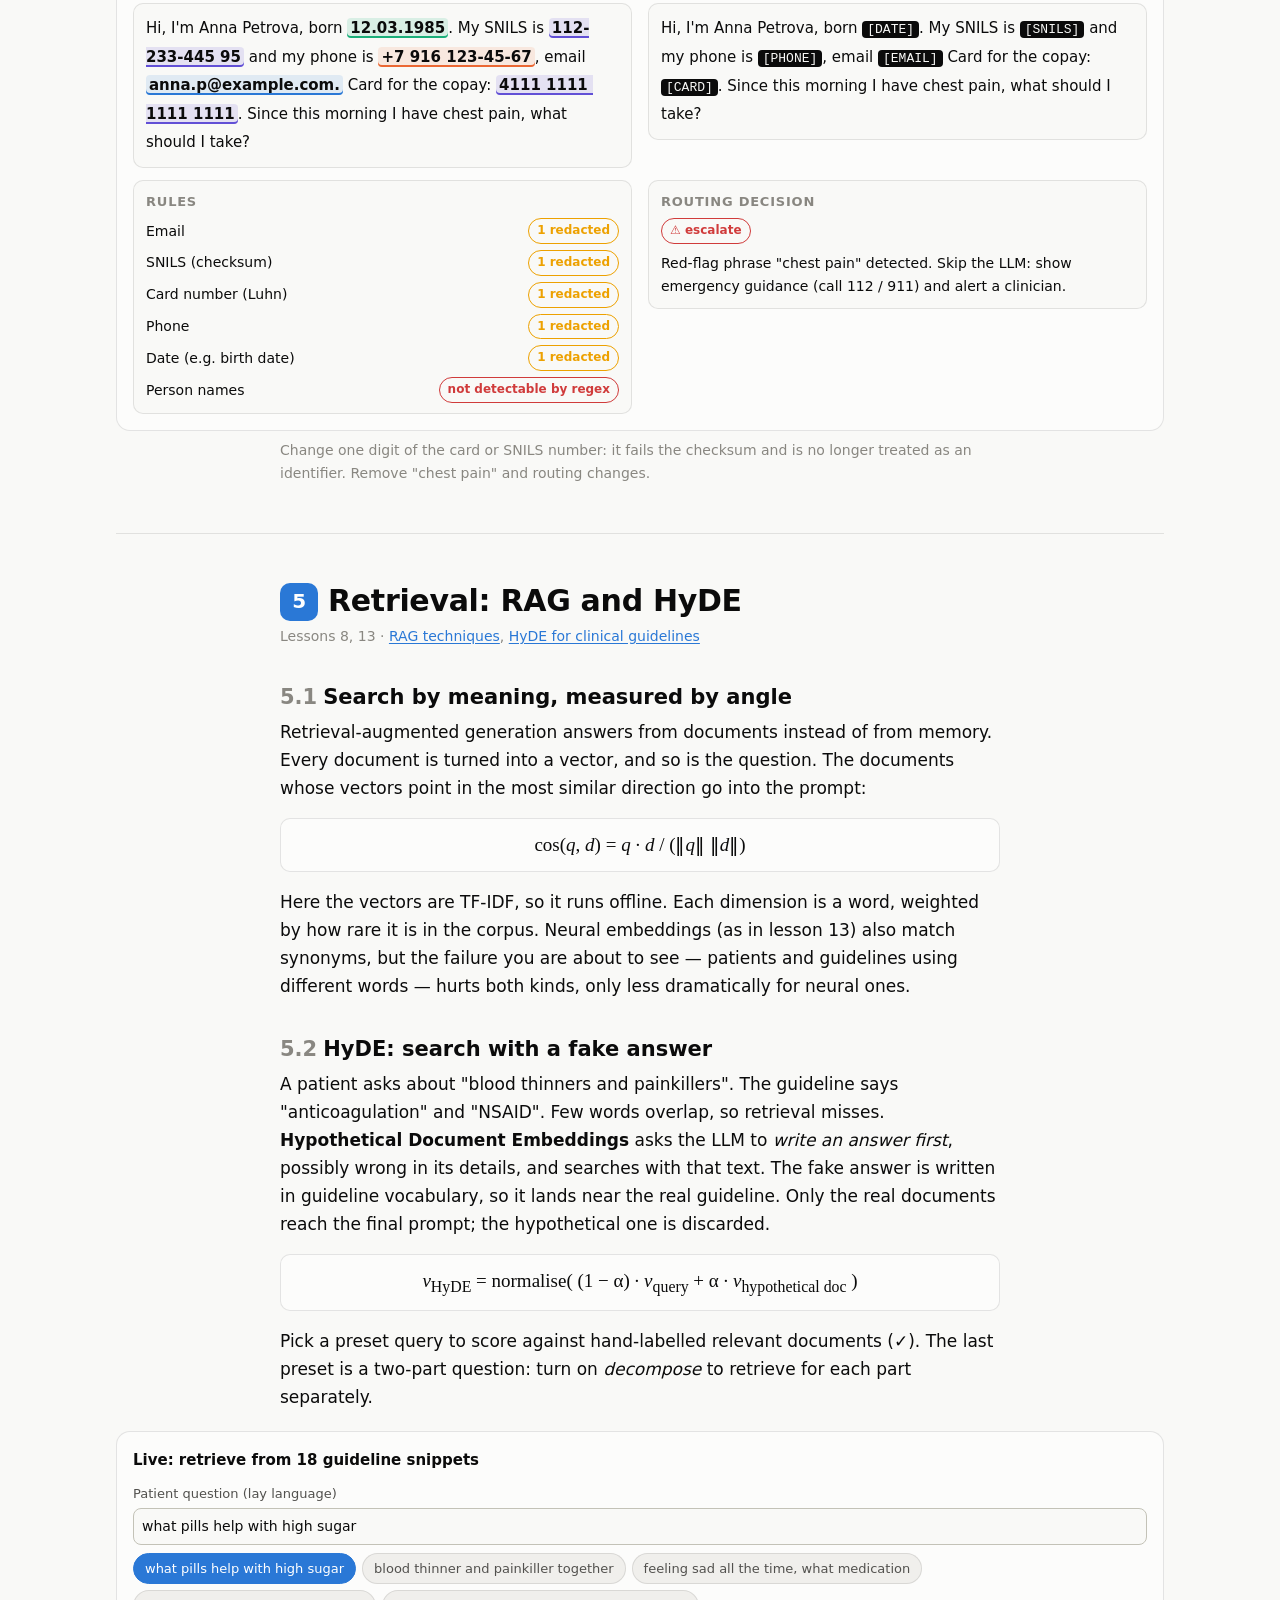
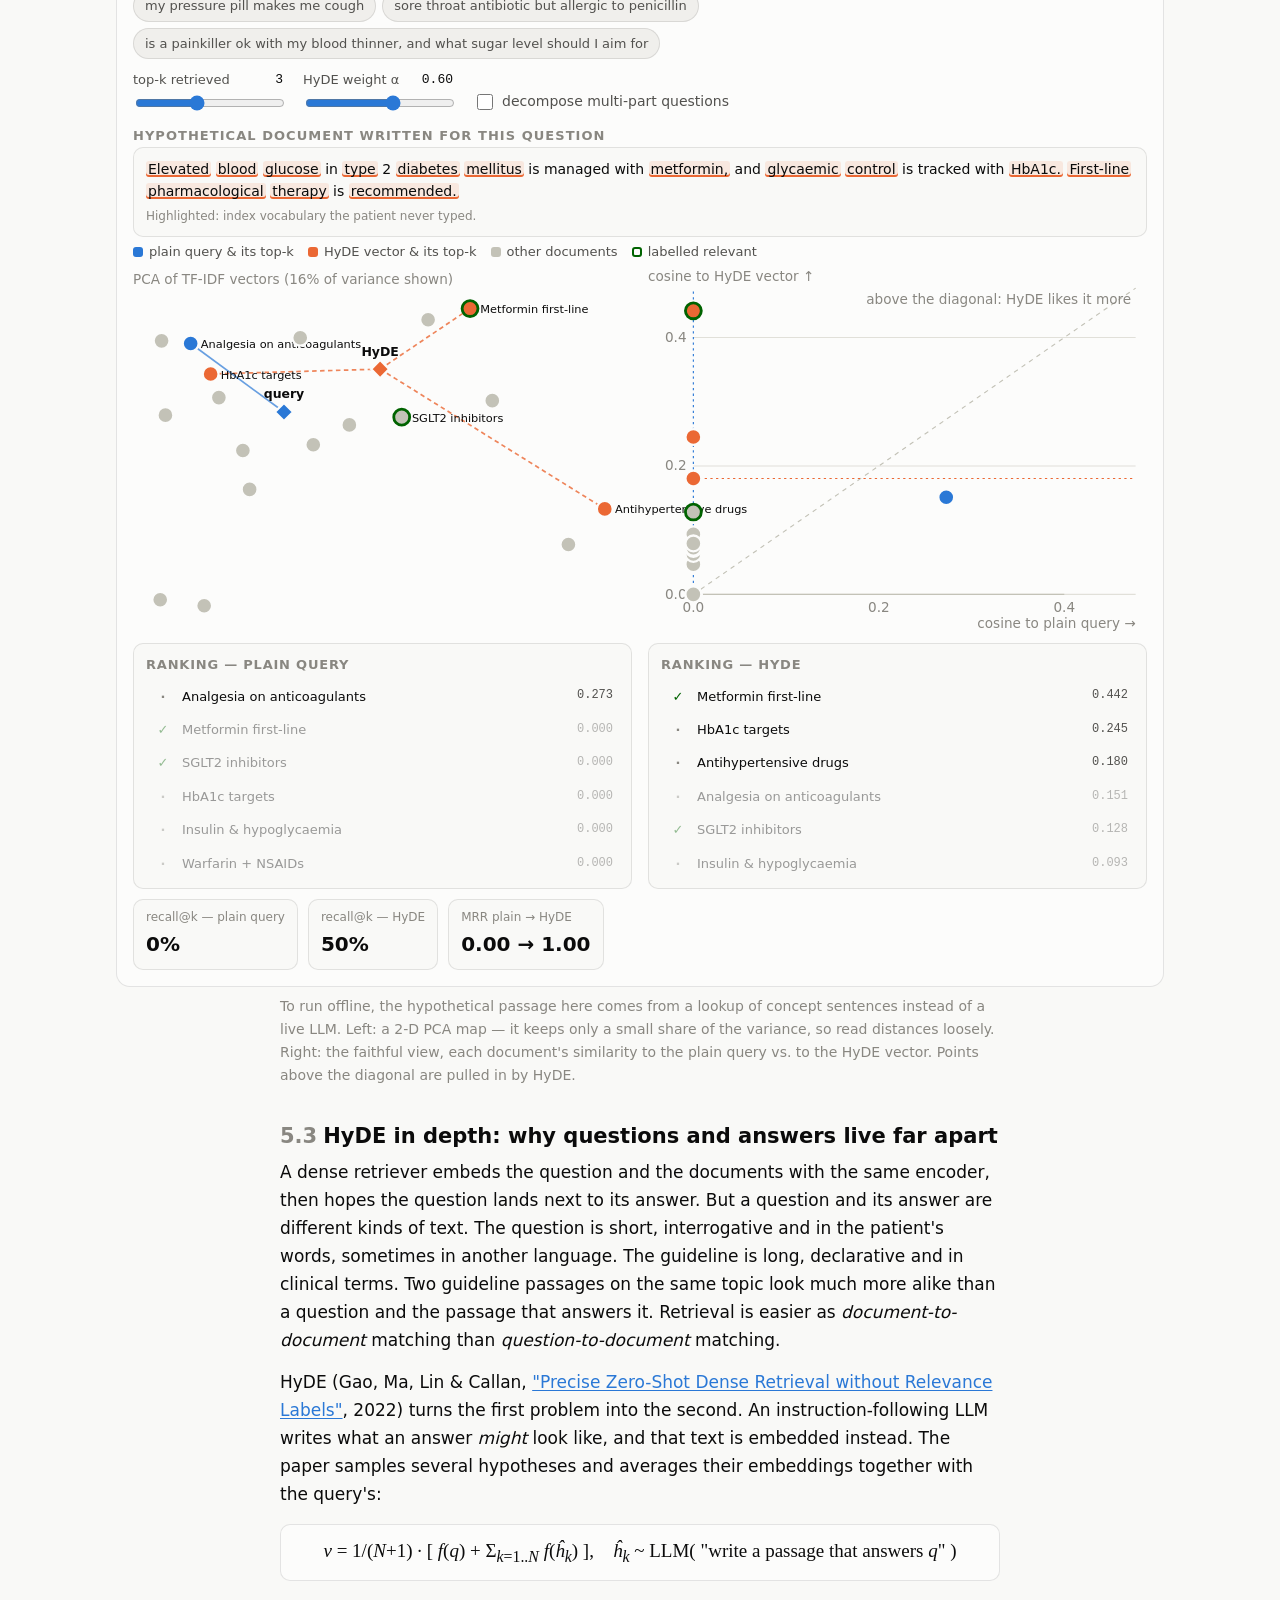
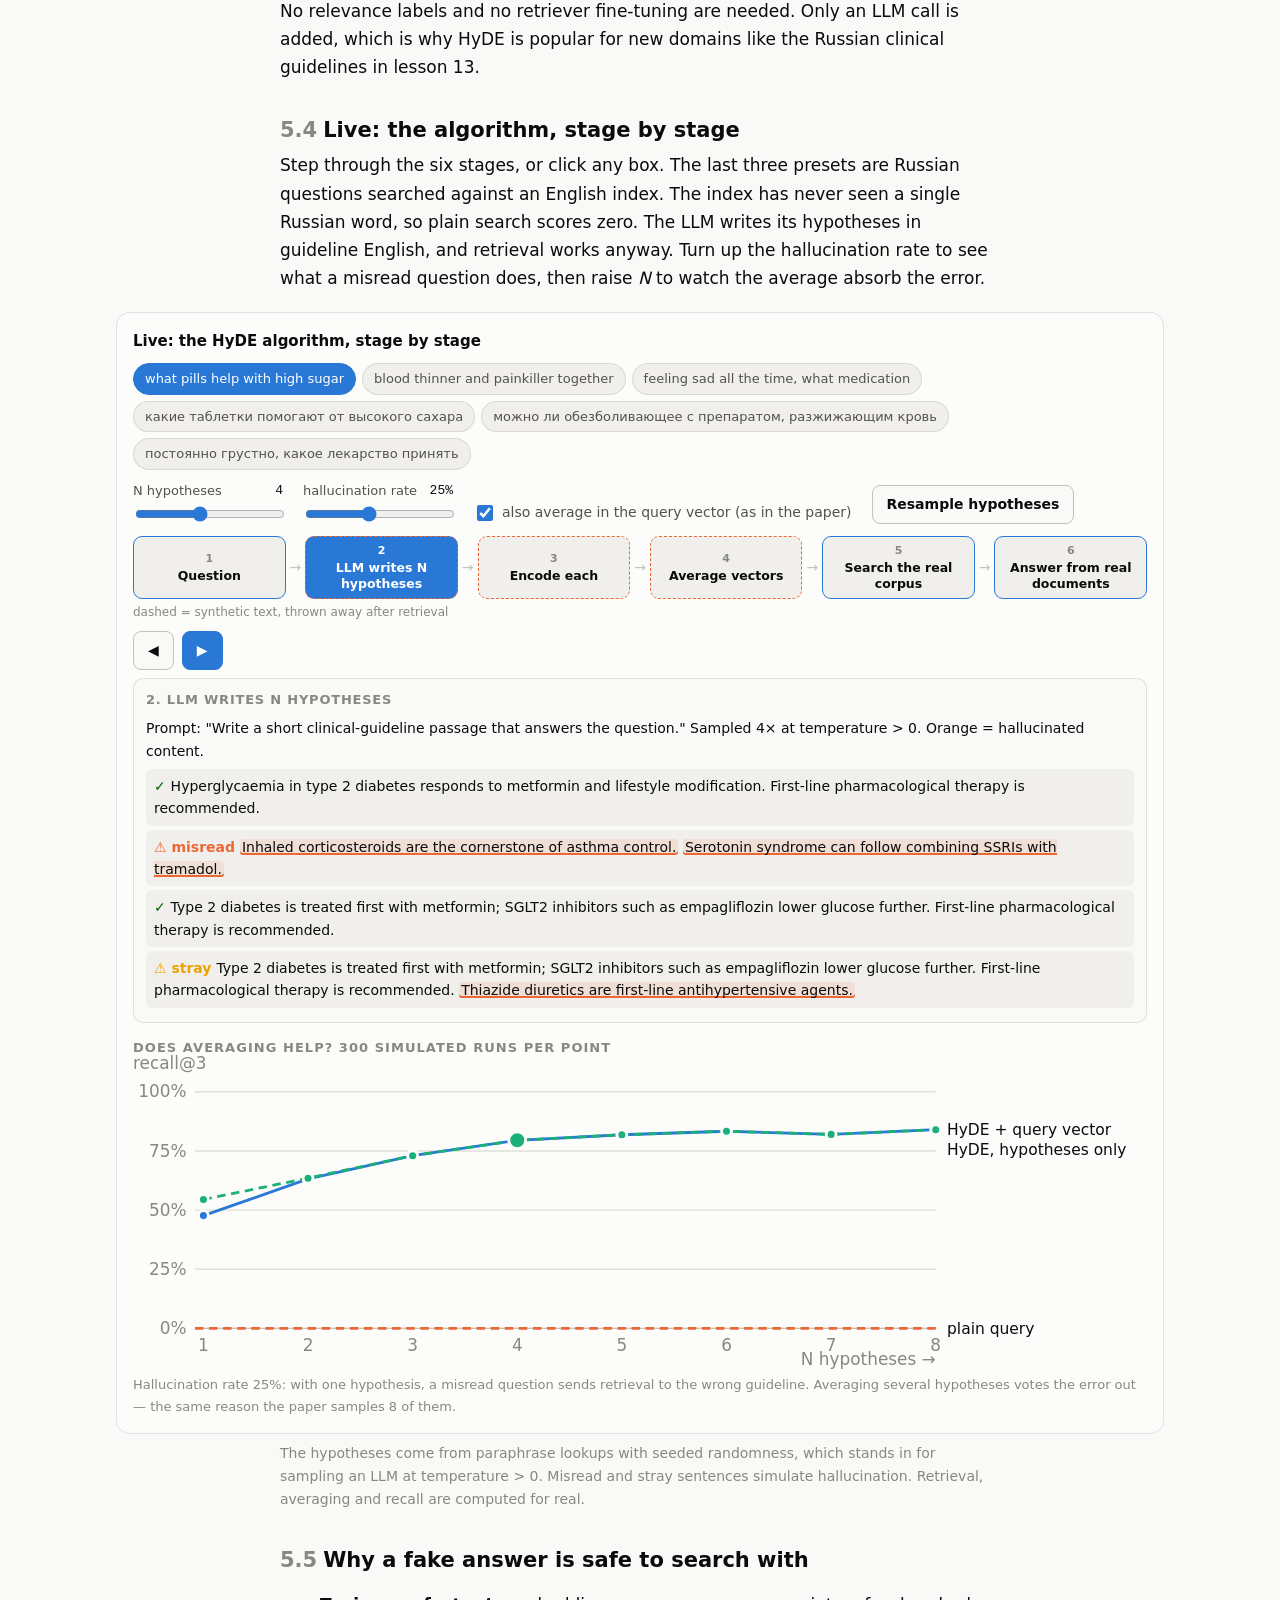
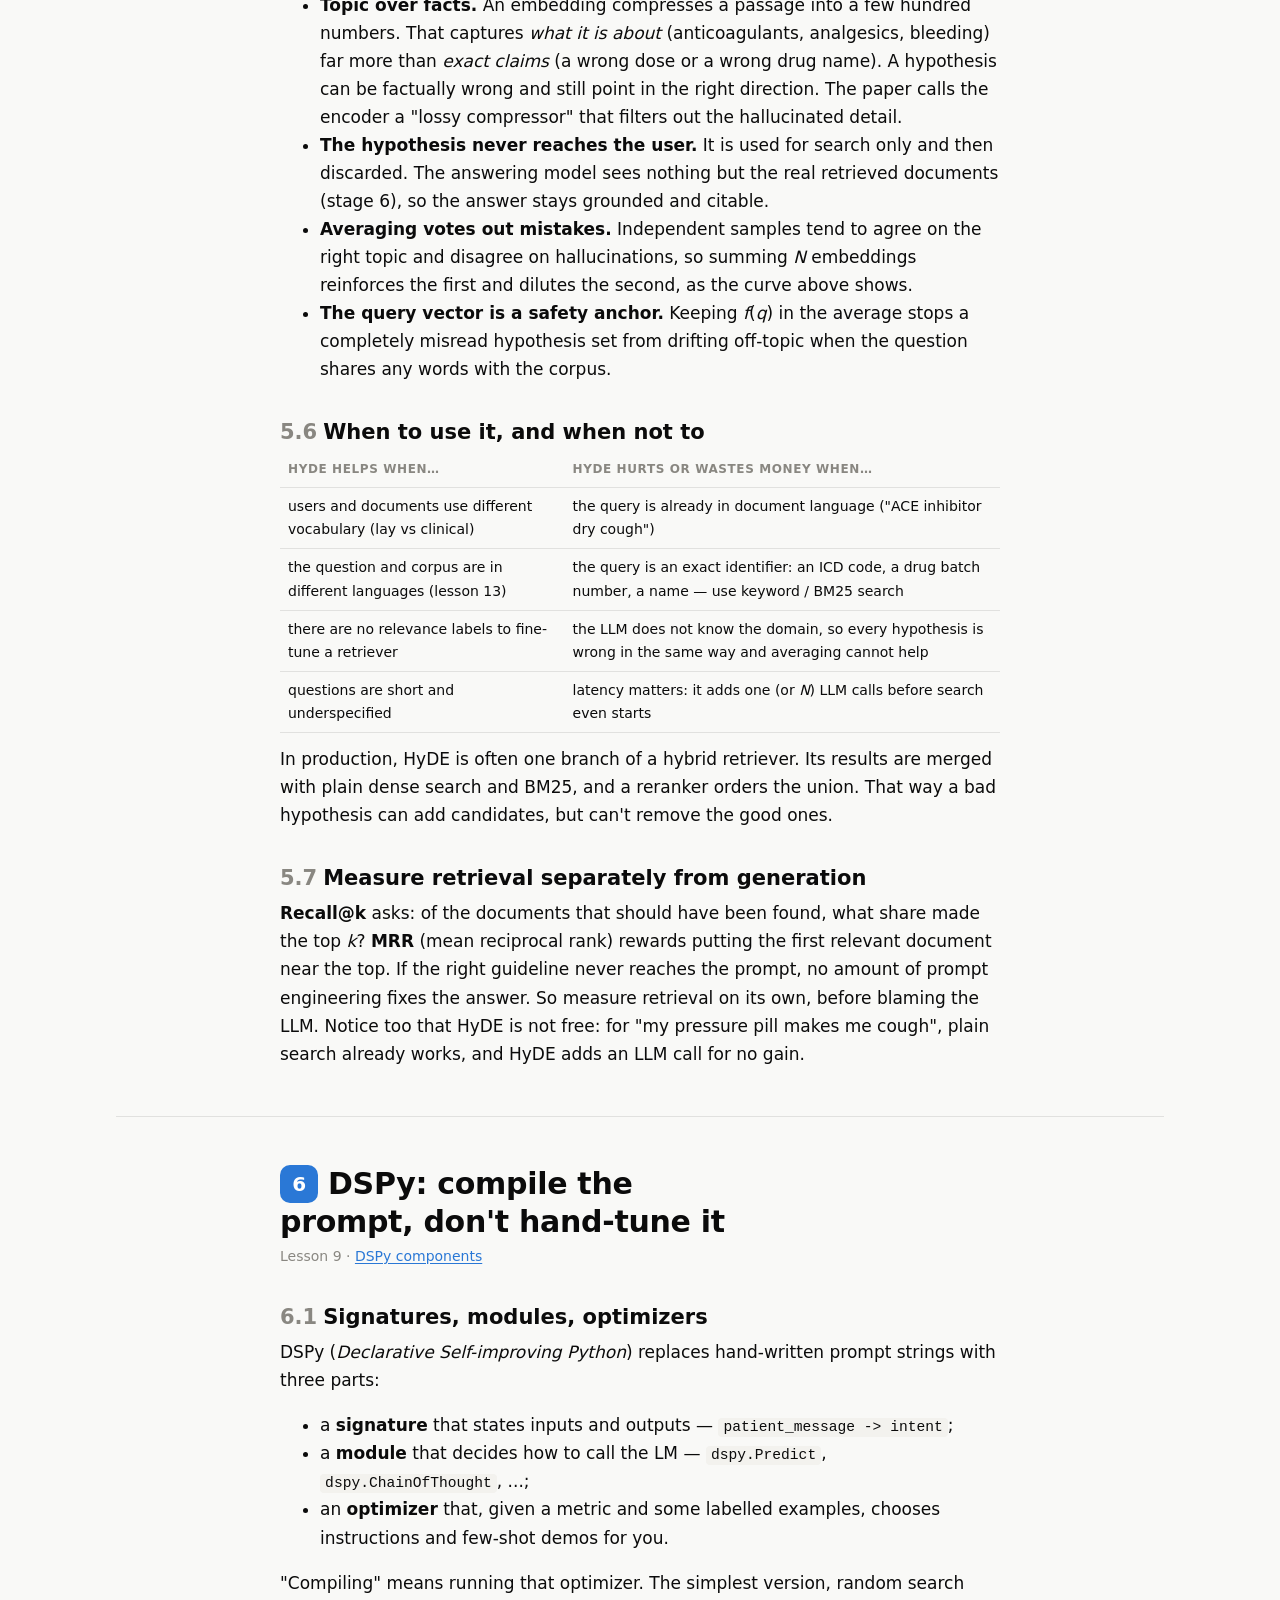
<file: docs/explainer/index.html>
<!DOCTYPE html>
<html lang="en">
<head>
  <meta charset="UTF-8">
  <meta name="viewport" content="width=device-width, initial-scale=1.0">
  <title>LLM Agents Explainer</title>
  <meta name="description" content="An interactive, computed-in-your-browser explainer of LLM agents: sampling, quantization, tools and MCP, Think-Act-Observe loops, memory, guardrails, RAG and HyDE, DSPy, multi-agent critics, LLM-as-judge and knowledge-graph fact-checking.">
  <meta property="og:title" content="LLM Agents Explainer — from one token to a team of agents">
  <meta property="og:description" content="Eight chapters, twelve live figures. Every number on the page is computed in your browser.">
  <link rel="icon" type="image/svg+xml" href="../favicon.svg">
  <script>try { var t = localStorage.getItem('theme'); if (t) document.documentElement.dataset.theme = t; } catch (e) {}</script>
  <link rel="alternate" hreflang="ru" href="ru/">
  <link rel="alternate" hreflang="en" href="./">
  <link rel="stylesheet" href="explainer.css">
</head>
<body>
  <noscript><div class="noscript-warn">The figures on this page are computed with JavaScript. Enable it to use them.</div></noscript>

  <header class="topbar">
    <div class="topbar-inner">
      <a class="brand" href="#top">Agents Explainer</a>
      <nav class="toc" aria-label="Chapters">
        <a href="#s1">1 Tokens</a>
        <a href="#s2">2 Tools</a>
        <a href="#s3">3 TAO</a>
        <a href="#s4">4 Memory</a>
        <a href="#s5">5 RAG</a>
        <a href="#s6">6 DSPy</a>
        <a href="#s7">7 Teams</a>
        <a href="#s8">8 Graphs</a>
        <a href="#lessons">Lessons</a>
      </nav>
      <a class="back-link" href="../">← Course home</a>
      <a class="lang-link" href="ru/" hreflang="ru" lang="ru" title="Русская версия">RU</a>
      <div class="theme-switch" role="group" aria-label="Colour theme">
        <button type="button" data-theme-set="light" aria-pressed="false">☀︎ <span class="tl">Light</span></button>
        <button type="button" data-theme-set="dark" aria-pressed="false">☾ <span class="tl">Dark</span></button>
      </div>
    </div>
  </header>

  <main id="top">
    <section class="hero prose">
      <div class="kicker">Interactive companion to the LLM_AI_agents course</div>
      <h1>From one token to a team of agents</h1>
      <p class="lede">An agent is a language model in a loop: it predicts text, calls tools, reads what comes back, and decides
        what to do next. This page takes that loop apart, piece by piece, with figures you can poke.</p>
      <p class="lede">Nothing here is a canned animation. Every probability, similarity, accuracy and verdict is computed in your browser
        from the data shown.</p>
    </section>

    <div class="index-grid">
      <a class="index-card" href="#s1"><div class="n">1</div><h3>Next-token sampling</h3><p>Temperature, top-k, top-p, why models hallucinate, and quantization.</p><div class="lessons">Lessons 1–2</div></a>
      <a class="index-card" href="#s2"><div class="n">2</div><h3>Tools and MCP</h3><p>How a model picks a tool, fills arguments, and talks JSON-RPC to a server.</p><div class="lessons">Lessons 3, 3A, 4</div></a>
      <a class="index-card" href="#s3"><div class="n">3</div><h3>Think → Act → Observe</h3><p>Step a real agent loop, inject failures, and watch the token bill grow.</p><div class="lessons">Lessons 6, 10</div></a>
      <a class="index-card" href="#s4"><div class="n">4</div><h3>Memory and guardrails</h3><p>What survives the context window, and what must never enter it.</p><div class="lessons">Lesson 5</div></a>
      <a class="index-card" href="#s5"><div class="n">5</div><h3>RAG and HyDE</h3><p>Embeddings, cosine search, query decomposition, and HyDE in depth: how it works, why it works, when it fails.</p><div class="lessons">Lessons 8, 13</div></a>
      <a class="index-card" href="#s6"><div class="n">6</div><h3>DSPy: compile, don't hand-tune</h3><p>Search for few-shot demos on a dev set, then face the test set.</p><div class="lessons">Lesson 9</div></a>
      <a class="index-card" href="#s7"><div class="n">7</div><h3>Teams of agents, and grading them</h3><p>Critic loops, LLM-as-judge calibration, and rubric trade-offs.</p><div class="lessons">Lessons 6, 7</div></a>
      <a class="index-card" href="#s8"><div class="n">8</div><h3>Fact-checking with graphs</h3><p>Claims as triples, verdicts from edges, and message passing.</p><div class="lessons">Lessons 11–13</div></a>
    </div>

    <div class="prose tips" style="margin-top:20px">
      <b>How to read the figures</b>
      <ul>
        <li>Hover any bar, dot, edge or row for exact values.</li>
        <li>Every control recomputes immediately. Presets are chips; free-text inputs accept anything you type.</li>
        <li>The medical content is simplified for teaching. It is not clinical advice.</li>
      </ul>
    </div>

    <!-- ============ 1 ============ -->
    <section class="chapter" id="s1">
      <div class="prose">
        <h2><span class="num">1</span>The model is a next-token sampler</h2>
        <p class="from">Lessons 1–2 · <a href="https://github.com/D2718281828nis/LLM_AI_agents/blob/main/lesson-1_LLM_base_inference.ipynb">base inference</a>, <a href="https://github.com/D2718281828nis/LLM_AI_agents/blob/main/lesson-2_Llama_example_inference.ipynb">llama.cpp &amp; quantization</a></p>

        <h3><span class="sub">1.1</span>From scores to probabilities</h3>
        <p>For every position, the network outputs one score — a <em>logit</em> <var>z</var> — per vocabulary token. Softmax turns them into
          probabilities. A <strong>temperature</strong> <var>T</var> divides the logits first:</p>
        <div class="math"><var>p</var><sub><var>i</var></sub> = exp(<var>z</var><sub><var>i</var></sub> / <var>T</var>) / Σ<sub><var>j</var></sub> exp(<var>z</var><sub><var>j</var></sub> / <var>T</var>)</div>
        <p>Low <var>T</var> sharpens the distribution toward the top token (greedy decoding as <var>T</var> → 0). High <var>T</var> flattens it, so unlikely
          tokens get sampled more often. Two filters then cut the tail: <strong>top-k</strong> keeps the <var>k</var> most likely tokens, and
          <strong>top-p</strong> keeps the smallest set whose probabilities add up to <var>p</var>. The survivors are renormalised.</p>

        <h3><span class="sub">1.2</span>Live: shape the distribution</h3>
        <p>The logits below are hand-set for three medical prompts. Each candidate token is marked as clinically plausible or wrong.
          Push the temperature up and watch probability mass leak into the wrong tokens. Then sample 100 times to see how often they come out.</p>
      </div>
      <div class="fig" data-fig="sampling"></div>
      <p class="fig-caption">Grey ghost bars are the probabilities before filtering. Entropy measures how spread out the choice is: 2<sup>H</sup> is the "effective number" of tokens being chosen between.</p>

      <div class="prose">
        <h3><span class="sub">1.3</span>Why fluent models say wrong things</h3>
        <p>Nothing in sampling knows what is true. A wrong token with 3% probability will appear roughly 3 times in 100 completions. Because the
          model then conditions on its own output, one bad token can steer the whole rest of the answer. This is the mechanical root of many
          hallucinations: it is a <em>probability</em> problem before it is a knowledge problem. For factual medical answers, use low
          temperature and a tight top-p, and — better — ground the answer in retrieved sources (§5) or tool results (§2).</p>
        <div class="callout">Lowering <var>T</var> doesn't make the model <em>know</em> more. It only makes it repeat its top guess more consistently. If the top guess is wrong, a confident wrong answer is the result.</div>

        <h3><span class="sub">1.4</span>Quantization: the same model in a quarter of the memory</h3>
        <p>A 7-billion-parameter model in 16-bit floats needs 14 GB just for weights. llama.cpp-style quantization stores each weight as a small
          integer plus one shared scale per <em>block</em> of weights:</p>
        <div class="math"><var>q</var> = round(<var>w</var> / <var>s</var>), &nbsp; <var>s</var> = max|<var>w</var><sub>block</sub>| / (2<sup><var>b</var>−1</sup> − 1), &nbsp; <var>ŵ</var> = <var>q</var> · <var>s</var></div>
        <p>Smaller blocks adapt the scale to local outliers, so they lose less precision but spend more bits on scales. The weights below are
          synthetic but realistic: mostly tiny values plus 2% outliers, which is exactly what makes whole-tensor scaling hurt.</p>
      </div>
      <div class="fig" data-fig="quant"></div>
      <p class="fig-caption">Purple lines are the representable levels within each block. Each extra bit adds about 6 dB of SNR. With per-tensor scaling, one outlier stretches the grid for everyone.</p>
    </section>

    <!-- ============ 2 ============ -->
    <section class="chapter" id="s2">
      <div class="prose">
        <h2><span class="num">2</span>Tools: letting the model do things</h2>
        <p class="from">Lessons 3, 3A, 4 · <a href="https://github.com/D2718281828nis/LLM_AI_agents/blob/main/lesson-3_simple_agent_Langchain.ipynb">LangChain agent</a>, <a href="https://github.com/D2718281828nis/LLM_AI_agents/blob/main/lesson-3A_MCP_example_emulation.ipynb">MCP emulation</a>, <a href="https://github.com/D2718281828nis/LLM_AI_agents/blob/main/lesson-4_MCP_tools.ipynb">MCP tools</a></p>

        <h3><span class="sub">2.1</span>A tool is a name, a description and a schema</h3>
        <p>A model cannot look anything up or run any code. What it <em>can</em> do is emit structured text that says "call
          <code>check_interaction</code> with <code>{"drug_a": "warfarin", "drug_b": "ibuprofen"}</code>". Your code runs the function and feeds
          the result back. The model decides which tool to call using only the tool's <strong>description</strong> and its <strong>JSON Schema</strong>.
          A vague description is a bug.</p>
        <p>Below, four tools sit on top of a small drug and appointment database. The router scores each tool on two things: keyword
          evidence in the message, and whether the required arguments can be filled. It also scores an "answer directly" option. Type your own message.</p>
      </div>
      <div class="fig" data-fig="tools"></div>
      <p class="fig-caption">When a required argument is missing, the right move is a clarifying question, not a guess. Try "Is it safe to take aspirin together?"</p>

      <div class="prose">
        <h3><span class="sub">2.2</span>MCP: one protocol for every tool server</h3>
        <p>The Model Context Protocol standardises the plumbing. A tool server describes itself once. Any MCP-capable host — an IDE, a chat
          app, an agent framework — can then discover and call its tools over JSON-RPC 2.0. You don't write one integration per app. The diagram
          replays the exchange for the message you typed above. Click any arrow to inspect the actual message.</p>
      </div>
      <div class="fig" data-fig="mcp"></div>
      <p class="fig-caption">Note step 6: the LLM never executes anything. It only proposes a call. Which calls are permitted is the host's decision — that's where you put permissions and audit logs.</p>
    </section>

    <!-- ============ 3 ============ -->
    <section class="chapter" id="s3">
      <div class="prose">
        <h2><span class="num">3</span>Think → Act → Observe</h2>
        <p class="from">Lessons 6, 10 · <a href="https://github.com/D2718281828nis/LLM_AI_agents/blob/main/lesson-10_TAO_think_act_observe_techniques.ipynb">TAO techniques</a></p>

        <h3><span class="sub">3.1</span>The loop</h3>
        <p>One tool call answers one question. Real tasks need several, and each step depends on what the last one returned. The TAO
          (ReAct-style) pattern makes that explicit. The model writes a short <strong>thought</strong>, chooses an <strong>action</strong>,
          receives an <strong>observation</strong>, and repeats until it can answer. Everything it has done so far stays in the prompt as a
          scratchpad.</p>

        <h3><span class="sub">3.2</span>Live: step through an agent</h3>
        <p>Each task needs two tool calls against the same database as §2. Turn on the failing tool to see a retry. Lower the iteration cap
          to see the agent stopped before finishing — a guard every production agent needs.</p>
      </div>
      <div class="fig" data-fig="tao"></div>
      <p class="fig-caption">The bar chart is the prompt size of each LLM call. The scratchpad is re-sent every iteration, so total tokens processed grow roughly quadratically with the number of steps.</p>

      <div class="prose">
        <div class="callout warn"><b>Two failure modes to design for.</b> Without an iteration cap, a confused agent can loop until your budget runs out.
          With a cap and no fallback, it silently returns nothing. Always do both: cap the loop, and on hitting the cap, return partial results with an explanation.</div>
      </div>
    </section>

    <!-- ============ 4 ============ -->
    <section class="chapter" id="s4">
      <div class="prose">
        <h2><span class="num">4</span>Memory and guardrails</h2>
        <p class="from">Lesson 5 · <a href="https://github.com/D2718281828nis/LLM_AI_agents/blob/main/lesson-5_Memory_and_Guardrails_Agents.ipynb">memory &amp; guardrails</a></p>

        <h3><span class="sub">4.1</span>The context window <em>is</em> the memory</h3>
        <p>A chat model is stateless. Between calls it remembers nothing. "Memory" means choosing which past messages to paste back into a
          prompt of fixed size. Each strategy is a different answer to "what do we drop?":</p>
        <ul>
          <li><b>Full buffer</b>: send everything. It's simple, until the history no longer fits.</li>
          <li><b>Sliding window</b>: keep the last <var>N</var> messages. It's cheap and predictable, and it forgets old facts.</li>
          <li><b>Token budget</b>: keep the newest messages that fit. It uses space better, with the same forgetting.</li>
          <li><b>Summary + recent</b>: compress older turns into a summary that keeps key facts. It costs an extra LLM call to write the summary.</li>
        </ul>

        <h3><span class="sub">4.2</span>Live: what does the model still know?</h3>
        <p>A 14-message intake conversation. The ★ messages hold key facts: a penicillin allergy, warfarin, and a blood-pressure reading.
          Choose a strategy and a window size, then ask the final question.</p>
      </div>
      <div class="fig" data-fig="memory"></div>
      <p class="fig-caption">The dangerous case is the quiet one: the allergy was mentioned, then dropped, and the model confidently suggests amoxicillin. Try token budget at 220 tokens, then switch to summary + recent.</p>

      <div class="prose">
        <h3><span class="sub">4.3</span>Guardrails: check before you send</h3>
        <p>Whatever enters the prompt may be logged, cached or sent to a third-party API. An <strong>input guardrail</strong> runs before the model.
          It redacts personal data, and it routes emergencies away from the model to a human. Regular expressions catch structured identifiers,
          and checksums cut false positives: the card number below must pass the Luhn check, and the SNILS its control sum. Names are the
          classic gap. They need an NER model, because regex can't tell "Anna Petrova" from "Aspirin Protect".</p>
      </div>
      <div class="fig" data-fig="guard"></div>
      <p class="fig-caption">Change one digit of the card or SNILS number: it fails the checksum and is no longer treated as an identifier. Remove "chest pain" and routing changes.</p>
    </section>

    <!-- ============ 5 ============ -->
    <section class="chapter" id="s5">
      <div class="prose">
        <h2><span class="num">5</span>Retrieval: RAG and HyDE</h2>
        <p class="from">Lessons 8, 13 · <a href="https://github.com/D2718281828nis/LLM_AI_agents/blob/main/lesson-8_Different_RAG_techniques.ipynb">RAG techniques</a>, <a href="https://github.com/D2718281828nis/LLM_AI_agents/blob/main/lesson-13_HyDE_Russian_Clinical_Guidelines.ipynb">HyDE for clinical guidelines</a></p>

        <h3><span class="sub">5.1</span>Search by meaning, measured by angle</h3>
        <p>Retrieval-augmented generation answers from documents instead of from memory. Every document is turned into a vector, and so is
          the question. The documents whose vectors point in the most similar direction go into the prompt:</p>
        <div class="math">cos(<var>q</var>, <var>d</var>) = <var>q</var> · <var>d</var> / (‖<var>q</var>‖ ‖<var>d</var>‖)</div>
        <p>Here the vectors are TF-IDF, so it runs offline. Each dimension is a word, weighted by how rare it is in the corpus. Neural embeddings
          (as in lesson 13) also match synonyms, but the failure you are about to see — patients and guidelines using different words — hurts
          both kinds, only less dramatically for neural ones.</p>

        <h3><span class="sub">5.2</span>HyDE: search with a fake answer</h3>
        <p>A patient asks about "blood thinners and painkillers". The guideline says "anticoagulation" and "NSAID". Few words overlap, so retrieval
          misses. <strong>Hypothetical Document Embeddings</strong> asks the LLM to <em>write an answer first</em>, possibly wrong in its details,
          and searches with that text. The fake answer is written in guideline vocabulary, so it lands near the real guideline. Only the real
          documents reach the final prompt; the hypothetical one is discarded.</p>
        <div class="math"><var>v</var><sub>HyDE</sub> = normalise( (1 − α) · <var>v</var><sub>query</sub> + α · <var>v</var><sub>hypothetical doc</sub> )</div>
        <p>Pick a preset query to score against hand-labelled relevant documents (✓). The last preset is a two-part question: turn on
          <em>decompose</em> to retrieve for each part separately.</p>
      </div>
      <div class="fig" data-fig="rag"></div>
      <p class="fig-caption">To run offline, the hypothetical passage here comes from a lookup of concept sentences instead of a live LLM. Left: a 2-D PCA map — it keeps only a small share of the variance, so read distances loosely. Right: the faithful view, each document's similarity to the plain query vs. to the HyDE vector. Points above the diagonal are pulled in by HyDE.</p>

      <div class="prose">
        <h3><span class="sub">5.3</span>HyDE in depth: why questions and answers live far apart</h3>
        <p>A dense retriever embeds the question and the documents with the same encoder, then hopes the question lands next to its answer.
          But a question and its answer are different kinds of text. The question is short, interrogative and in the patient's words, sometimes
          in another language. The guideline is long, declarative and in clinical terms. Two guideline passages on the same topic look much more
          alike than a question and the passage that answers it. Retrieval is easier as <em>document-to-document</em> matching than
          <em>question-to-document</em> matching.</p>
        <p>HyDE (Gao, Ma, Lin &amp; Callan, <a href="https://arxiv.org/abs/2212.10496">"Precise Zero-Shot Dense Retrieval without Relevance Labels"</a>, 2022)
          turns the first problem into the second. An instruction-following LLM writes what an answer <em>might</em> look like, and that text is
          embedded instead. The paper samples several hypotheses and averages their embeddings together with the query's:</p>
        <div class="math"><var>v</var> = 1/(<var>N</var>+1) · [ <var>f</var>(<var>q</var>) + Σ<sub><var>k</var>=1..<var>N</var></sub> <var>f</var>(<var>ĥ</var><sub><var>k</var></sub>) ], &nbsp;&nbsp; <var>ĥ</var><sub><var>k</var></sub> ~ LLM( "write a passage that answers <var>q</var>" )</div>
        <p>No relevance labels and no retriever fine-tuning are needed. Only an LLM call is added, which is why HyDE is popular for new domains like
          the Russian clinical guidelines in lesson 13.</p>

        <h3><span class="sub">5.4</span>Live: the algorithm, stage by stage</h3>
        <p>Step through the six stages, or click any box. The last three presets are Russian questions searched against an English index. The
          index has never seen a single Russian word, so plain search scores zero. The LLM writes its hypotheses in guideline English, and
          retrieval works anyway. Turn up the hallucination rate to see what a misread question does, then raise <var>N</var> to watch the
          average absorb the error.</p>
      </div>
      <div class="fig" data-fig="hyde-deep"></div>
      <p class="fig-caption">The hypotheses come from paraphrase lookups with seeded randomness, which stands in for sampling an LLM at temperature &gt; 0. Misread and stray sentences simulate hallucination. Retrieval, averaging and recall are computed for real.</p>

      <div class="prose">
        <h3><span class="sub">5.5</span>Why a fake answer is safe to search with</h3>
        <ul>
          <li><b>Topic over facts.</b> An embedding compresses a passage into a few hundred numbers. That captures <em>what it is about</em>
            (anticoagulants, analgesics, bleeding) far more than <em>exact claims</em> (a wrong dose or a wrong drug name). A hypothesis can be
            factually wrong and still point in the right direction. The paper calls the encoder a "lossy compressor" that filters out the hallucinated detail.</li>
          <li><b>The hypothesis never reaches the user.</b> It is used for search only and then discarded. The answering model sees nothing
            but the real retrieved documents (stage 6), so the answer stays grounded and citable.</li>
          <li><b>Averaging votes out mistakes.</b> Independent samples tend to agree on the right topic and disagree on hallucinations, so
            summing <var>N</var> embeddings reinforces the first and dilutes the second, as the curve above shows.</li>
          <li><b>The query vector is a safety anchor.</b> Keeping <var>f</var>(<var>q</var>) in the average stops a completely misread
            hypothesis set from drifting off-topic when the question shares any words with the corpus.</li>
        </ul>

        <h3><span class="sub">5.6</span>When to use it, and when not to</h3>
        <div style="overflow-x:auto">
        <table class="tbl">
          <thead><tr><th>HyDE helps when…</th><th>HyDE hurts or wastes money when…</th></tr></thead>
          <tbody>
            <tr><td>users and documents use different vocabulary (lay vs clinical)</td><td>the query is already in document language ("ACE inhibitor dry cough")</td></tr>
            <tr><td>the question and corpus are in different languages (lesson 13)</td><td>the query is an exact identifier: an ICD code, a drug batch number, a name — use keyword / BM25 search</td></tr>
            <tr><td>there are no relevance labels to fine-tune a retriever</td><td>the LLM does not know the domain, so every hypothesis is wrong in the same way and averaging cannot help</td></tr>
            <tr><td>questions are short and underspecified</td><td>latency matters: it adds one (or <var>N</var>) LLM calls before search even starts</td></tr>
          </tbody>
        </table>
        </div>
        <p style="margin-top:12px">In production, HyDE is often one branch of a hybrid retriever. Its results are merged with plain dense search and BM25, and
          a reranker orders the union. That way a bad hypothesis can add candidates, but can't remove the good ones.</p>

        <h3><span class="sub">5.7</span>Measure retrieval separately from generation</h3>
        <p><b>Recall@k</b> asks: of the documents that should have been found, what share made the top <var>k</var>? <b>MRR</b> (mean reciprocal rank)
          rewards putting the first relevant document near the top. If the right guideline never reaches the prompt, no amount of prompt
          engineering fixes the answer. So measure retrieval on its own, before blaming the LLM. Notice too that HyDE is not free: for
          "my pressure pill makes me cough", plain search already works, and HyDE adds an LLM call for no gain.</p>
      </div>
    </section>

    <!-- ============ 6 ============ -->
    <section class="chapter" id="s6">
      <div class="prose">
        <h2><span class="num">6</span>DSPy: compile the prompt, don't hand-tune it</h2>
        <p class="from">Lesson 9 · <a href="https://github.com/D2718281828nis/LLM_AI_agents/blob/main/lesson-9_DSPy_components.ipynb">DSPy components</a></p>

        <h3><span class="sub">6.1</span>Signatures, modules, optimizers</h3>
        <p>DSPy (<em>Declarative Self-improving Python</em>) replaces hand-written prompt strings with three parts:</p>
        <ul>
          <li>a <b>signature</b> that states inputs and outputs — <code>patient_message -&gt; intent</code>;</li>
          <li>a <b>module</b> that decides how to call the LM — <code>dspy.Predict</code>, <code>dspy.ChainOfThought</code>, ...;</li>
          <li>an <b>optimizer</b> that, given a metric and some labelled examples, chooses instructions and few-shot demos for you.</li>
        </ul>
        <p>"Compiling" means running that optimizer. The simplest version, random search over demo sets, is what the figure does. It tries
          candidate prompts, scores each on a <strong>dev set</strong>, and keeps the best.</p>

        <h3><span class="sub">6.2</span>Live: compile an intent classifier</h3>
        <p>Five intents for a clinic assistant: book, cancel, refill, symptom, results. A pool of 25 labelled messages supplies the demos, 20 more
          form the dev set, and 15 are held out as the test set. The stand-in "LM" classifies by similarity to each intent's description plus
          the demos shown for it. It is crude, but it reacts to demos the way a real model does: good examples teach it vocabulary.</p>
      </div>
      <div class="fig" data-fig="dspy"></div>
      <p class="fig-caption">The black tick on the bottom bar is the winner's dev score. The gap between it and the blue test bar is the optimiser overfitting a 20-example dev set. Try a few data splits.</p>

      <div class="prose">
        <h3><span class="sub">6.3</span>What to take away</h3>
        <p>Demos matter more than wording. Picking them by measurement beats picking them by intuition. And the score you optimised is
          optimistic by construction. Keep a test set the optimizer never sees, and the larger the search, the larger the dev set you need.</p>
      </div>
    </section>

    <!-- ============ 7 ============ -->
    <section class="chapter" id="s7">
      <div class="prose">
        <h2><span class="num">7</span>Teams of agents, and how to grade them</h2>
        <p class="from">Lessons 6, 7 · <a href="https://github.com/D2718281828nis/LLM_AI_agents/blob/main/lesson-6_MultyAgent_Critical_and_Coordinator.ipynb">multi-agent critic &amp; coordinator</a>, <a href="https://github.com/D2718281828nis/LLM_AI_agents/blob/main/lesson-7_Score_Agent_Answer.ipynb">scoring agent answers</a></p>

        <h3><span class="sub">7.1</span>Coordinator, specialists, critic</h3>
        <p>A <b>coordinator</b> splits the request and routes the parts to <b>specialists</b>: a pharmacist agent with drug tools, a scheduler with
          the calendar, a triage agent with red-flag rules. A <b>critic</b> then grades the merged draft against a rubric and sends it back
          until every criterion clears the bar, or a round cap is hit. The quality dynamics below are <em>simulated</em>. What's real is the
          control logic, and the trade-off it creates: each round costs a critique plus a full revision.</p>
      </div>
      <div class="fig" data-fig="critic"></div>
      <p class="fig-caption">Raise the threshold to 0.9: rounds and tokens climb, and sometimes a fix to one criterion knocks another down — a real effect of LLM revisions. Set max rounds to 0 to see the single-agent baseline.</p>

      <div class="prose">
        <h3><span class="sub">7.2</span>LLM-as-judge: trust, but calibrate</h3>
        <p>Grading thousands of answers by hand is impossible, so we ask an LLM to score them. Before using a judge, measure it against a sample
          of human labels. Then pick the pass threshold that maximises agreement. Report <b>Cohen's κ</b>, not raw accuracy: if 55% of answers
          pass, a judge that always says "pass" already agrees 55% of the time.</p>
        <div class="math">κ = (<var>p</var><sub>o</sub> − <var>p</var><sub>e</sub>) / (1 − <var>p</var><sub>e</sub>)</div>
        <p>Here <var>p</var><sub>o</sub> is the observed agreement and <var>p</var><sub>e</sub> the agreement expected by chance. Then switch on the verbosity bias.
          LLM judges are known to favour longer answers, and you will see failing-but-long answers sneak over the line.</p>
      </div>
      <div class="fig" data-fig="judge"></div>
      <p class="fig-caption">Simulated labels and scores (seeded). Hollow dots are disagreements; ringed dots are long answers.</p>

      <div class="prose">
        <h3><span class="sub">7.3</span>"Best agent" is a weighting decision</h3>
        <p>Lesson 6 benchmarks single, ReAct and multi-agent designs. No design wins on every axis: the critic loop is the most accurate and the
          safest, and also the slowest and most expensive. Change the weights and watch the ranking flip. Writing the weights down
          <em>before</em> you see the results is what keeps an evaluation honest.</p>
      </div>
      <div class="fig" data-fig="rubric"></div>
      <p class="fig-caption">Per-criterion scores are illustrative (normalised 0–1; higher cost &amp; latency score = cheaper and faster).</p>
    </section>

    <!-- ============ 8 ============ -->
    <section class="chapter" id="s8">
      <div class="prose">
        <h2><span class="num">8</span>Fact-checking with a knowledge graph</h2>
        <p class="from">Lessons 11–13 · <a href="https://github.com/D2718281828nis/LLM_AI_agents/blob/main/lesson-11_LLM_Agent_Graph_Verdict_Medical_Claims.ipynb">graph verdicts</a>, <a href="https://github.com/D2718281828nis/LLM_AI_agents/blob/main/lesson-12_AI_agent_fact_cheking_Digital_Clinical_Requirements.ipynb">clinical requirements</a></p>

        <h3><span class="sub">8.1</span>Claims are triples</h3>
        <p>"Lisinopril treats dry cough" becomes <code>(lisinopril, treats, dry cough)</code>. An LLM is good at extracting this structure from
          free text. A knowledge graph is good at checking it, because every edge can be traced to a source. Three outcomes matter:</p>
        <ul>
          <li><b>Supported</b>: the same edge exists.</li>
          <li><b>Refuted</b>: a contradicting edge exists (<em>causes</em> versus <em>treats</em>, <em>contraindicated</em> versus <em>safe</em>).</li>
          <li><b>Not enough info</b>: no edge. This is <em>not</em> "false". A graph only knows what was put in it.</li>
        </ul>

        <h3><span class="sub">8.2</span>Live: verdicts and message passing</h3>
        <p>The fill and ring colours show <em>message passing</em>: each round, every node averages its state with its neighbours'. After <var>k</var>
          rounds, a node "knows" about its <var>k</var>-hop neighbourhood. That is what the graph neural network in lesson 11 does — with
          learned weights per relation, which is what lets it tell "treats" from "causes".</p>
      </div>
      <div class="fig" data-fig="graph"></div>
      <p class="fig-caption">Try "paracetamol causes bleeding": a 3-hop path exists (paracetamol → pain ← ibuprofen → bleeding), and the subject and object representations grow similar with <var>k</var>. Proximity is association, not evidence — a classic trap for naive graph features.</p>
    </section>

    <!-- ============ lessons ============ -->
    <section class="chapter" id="lessons">
      <div class="prose">
        <h2>Lesson map</h2>
        <p>Every chapter maps to notebooks in the repository. Open them in Colab or Jupyter to run the real thing, with real models.</p>
        <div style="overflow-x:auto">
        <table class="tbl lesson-table">
          <thead><tr><th>Lesson</th><th>Notebook</th><th>Chapter</th></tr></thead>
          <tbody>
            <tr><td>1</td><td><a href="https://github.com/D2718281828nis/LLM_AI_agents/blob/main/lesson-1_LLM_base_inference.ipynb">LLM base inference</a></td><td>§1</td></tr>
            <tr><td>2</td><td><a href="https://github.com/D2718281828nis/LLM_AI_agents/blob/main/lesson-2_Llama_example_inference.ipynb">Llama inference &amp; quantization</a></td><td>§1.4</td></tr>
            <tr><td>3</td><td><a href="https://github.com/D2718281828nis/LLM_AI_agents/blob/main/lesson-3_simple_agent_Langchain.ipynb">Simple agent with LangChain</a></td><td>§2</td></tr>
            <tr><td>3A</td><td><a href="https://github.com/D2718281828nis/LLM_AI_agents/blob/main/lesson-3A_MCP_example_emulation.ipynb">MCP emulation</a></td><td>§2.2</td></tr>
            <tr><td>4</td><td><a href="https://github.com/D2718281828nis/LLM_AI_agents/blob/main/lesson-4_MCP_tools.ipynb">MCP tools</a></td><td>§2</td></tr>
            <tr><td>5</td><td><a href="https://github.com/D2718281828nis/LLM_AI_agents/blob/main/lesson-5_Memory_and_Guardrails_Agents.ipynb">Memory &amp; guardrails</a></td><td>§4</td></tr>
            <tr><td>6</td><td><a href="https://github.com/D2718281828nis/LLM_AI_agents/blob/main/lesson-6_MultyAgent_Critical_and_Coordinator.ipynb">Multi-agent: critic &amp; coordinator</a></td><td>§3, §7</td></tr>
            <tr><td>7</td><td><a href="https://github.com/D2718281828nis/LLM_AI_agents/blob/main/lesson-7_Score_Agent_Answer.ipynb">Scoring agent answers</a></td><td>§7.2–7.3</td></tr>
            <tr><td>8</td><td><a href="https://github.com/D2718281828nis/LLM_AI_agents/blob/main/lesson-8_Different_RAG_techniques.ipynb">RAG techniques</a></td><td>§5</td></tr>
            <tr><td>9</td><td><a href="https://github.com/D2718281828nis/LLM_AI_agents/blob/main/lesson-9_DSPy_components.ipynb">DSPy components</a></td><td>§6</td></tr>
            <tr><td>10</td><td><a href="https://github.com/D2718281828nis/LLM_AI_agents/blob/main/lesson-10_TAO_think_act_observe_techniques.ipynb">TAO techniques</a></td><td>§3</td></tr>
            <tr><td>11</td><td><a href="https://github.com/D2718281828nis/LLM_AI_agents/blob/main/lesson-11_LLM_Agent_Graph_Verdict_Medical_Claims.ipynb">Graph verdicts for medical claims</a></td><td>§8</td></tr>
            <tr><td>12</td><td><a href="https://github.com/D2718281828nis/LLM_AI_agents/blob/main/lesson-12_AI_agent_fact_cheking_Digital_Clinical_Requirements.ipynb">Fact-checking clinical requirements</a></td><td>§8</td></tr>
            <tr><td>13</td><td><a href="https://github.com/D2718281828nis/LLM_AI_agents/blob/main/lesson-13_HyDE_Russian_Clinical_Guidelines.ipynb">HyDE with clinical guidelines</a></td><td>§5.2</td></tr>
          </tbody>
        </table>
        </div>
      </div>
    </section>
  </main>

  <footer class="foot">
    <a href="https://github.com/D2718281828nis/LLM_AI_agents">LLM_AI_agents on GitHub</a> · MIT licence ·
    Educational simulations, not clinical advice. All figures are computed in your browser with plain JavaScript and SVG.
  </footer>

  <script src="js/core.js"></script>
  <script src="js/data.js"></script>
  <script src="js/s1-tokens.js"></script>
  <script src="js/s2-tools.js"></script>
  <script src="js/s3-tao.js"></script>
  <script src="js/s4-memory.js"></script>
  <script src="js/s5-rag.js"></script>
  <script src="js/s6-dspy.js"></script>
  <script src="js/s7-multi.js"></script>
  <script src="js/s8-graph.js"></script>
  <script src="js/main.js"></script>
</body>
</html>
</file>
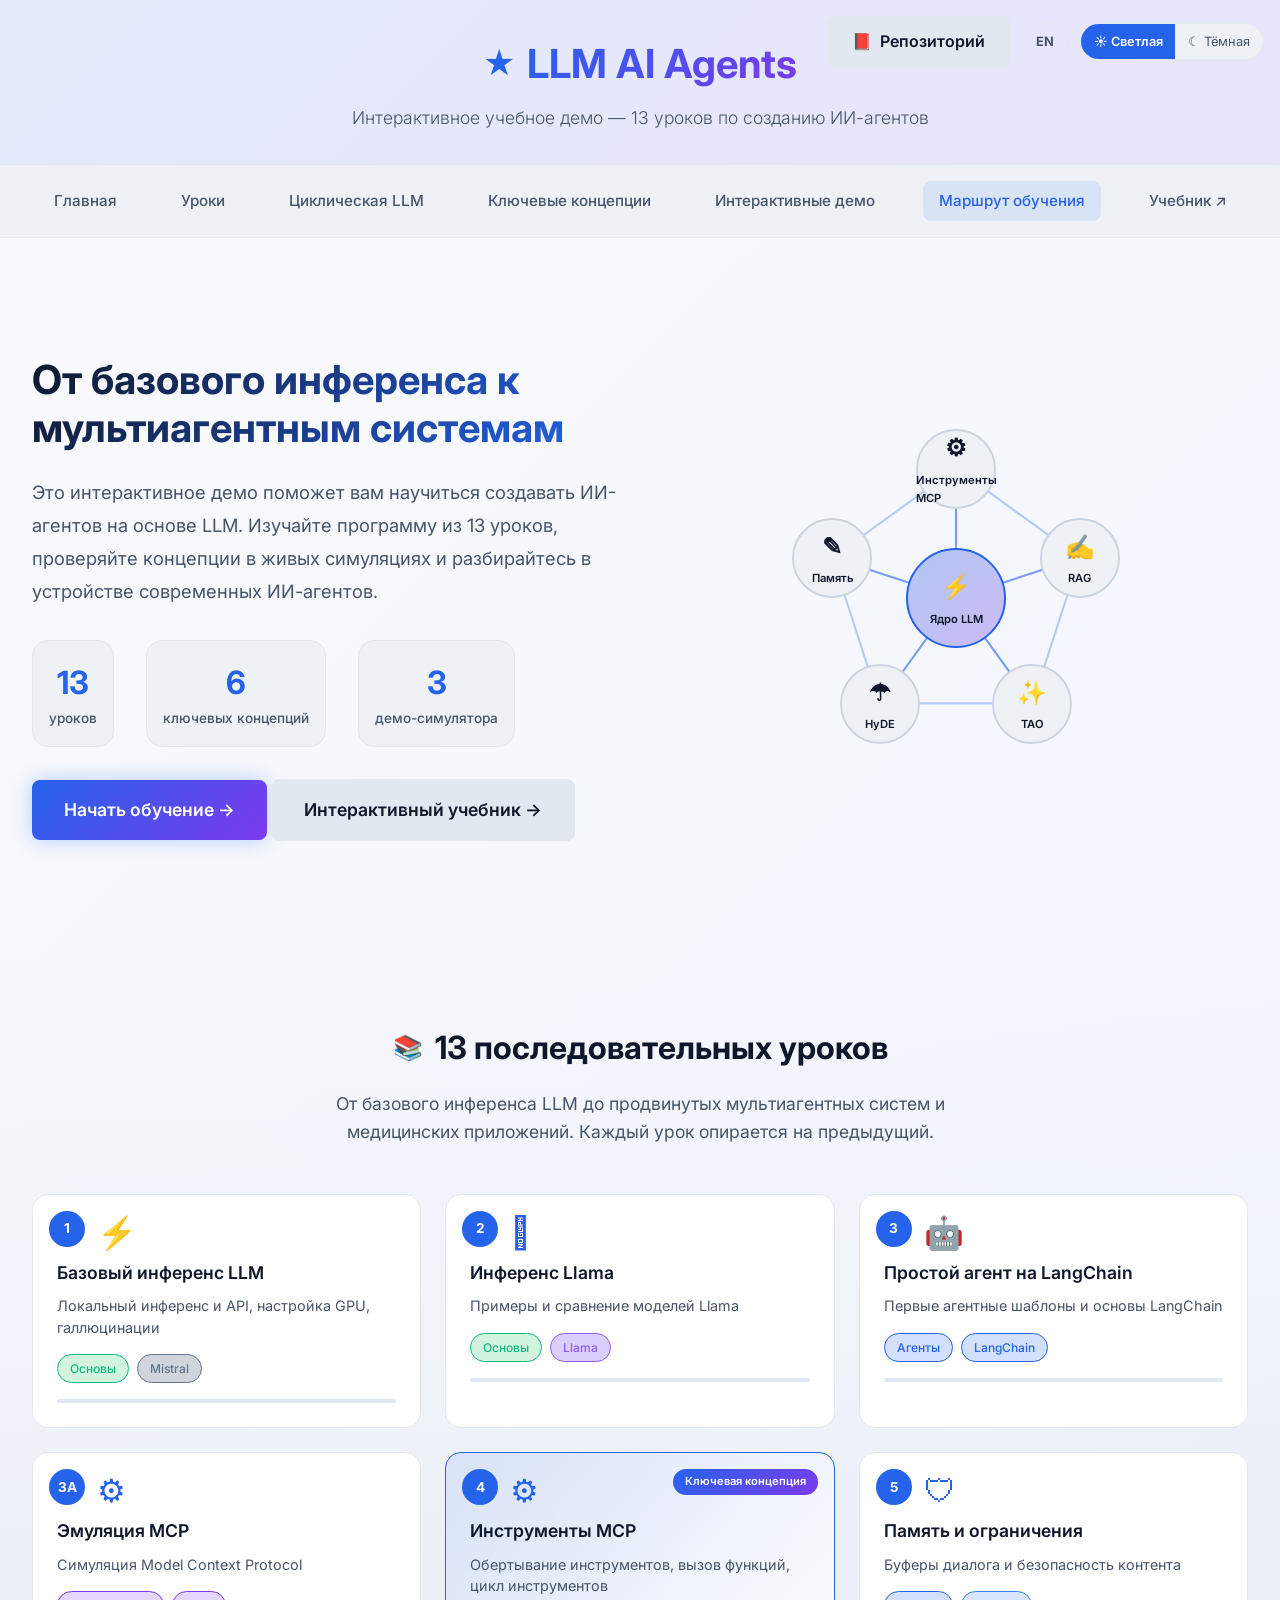
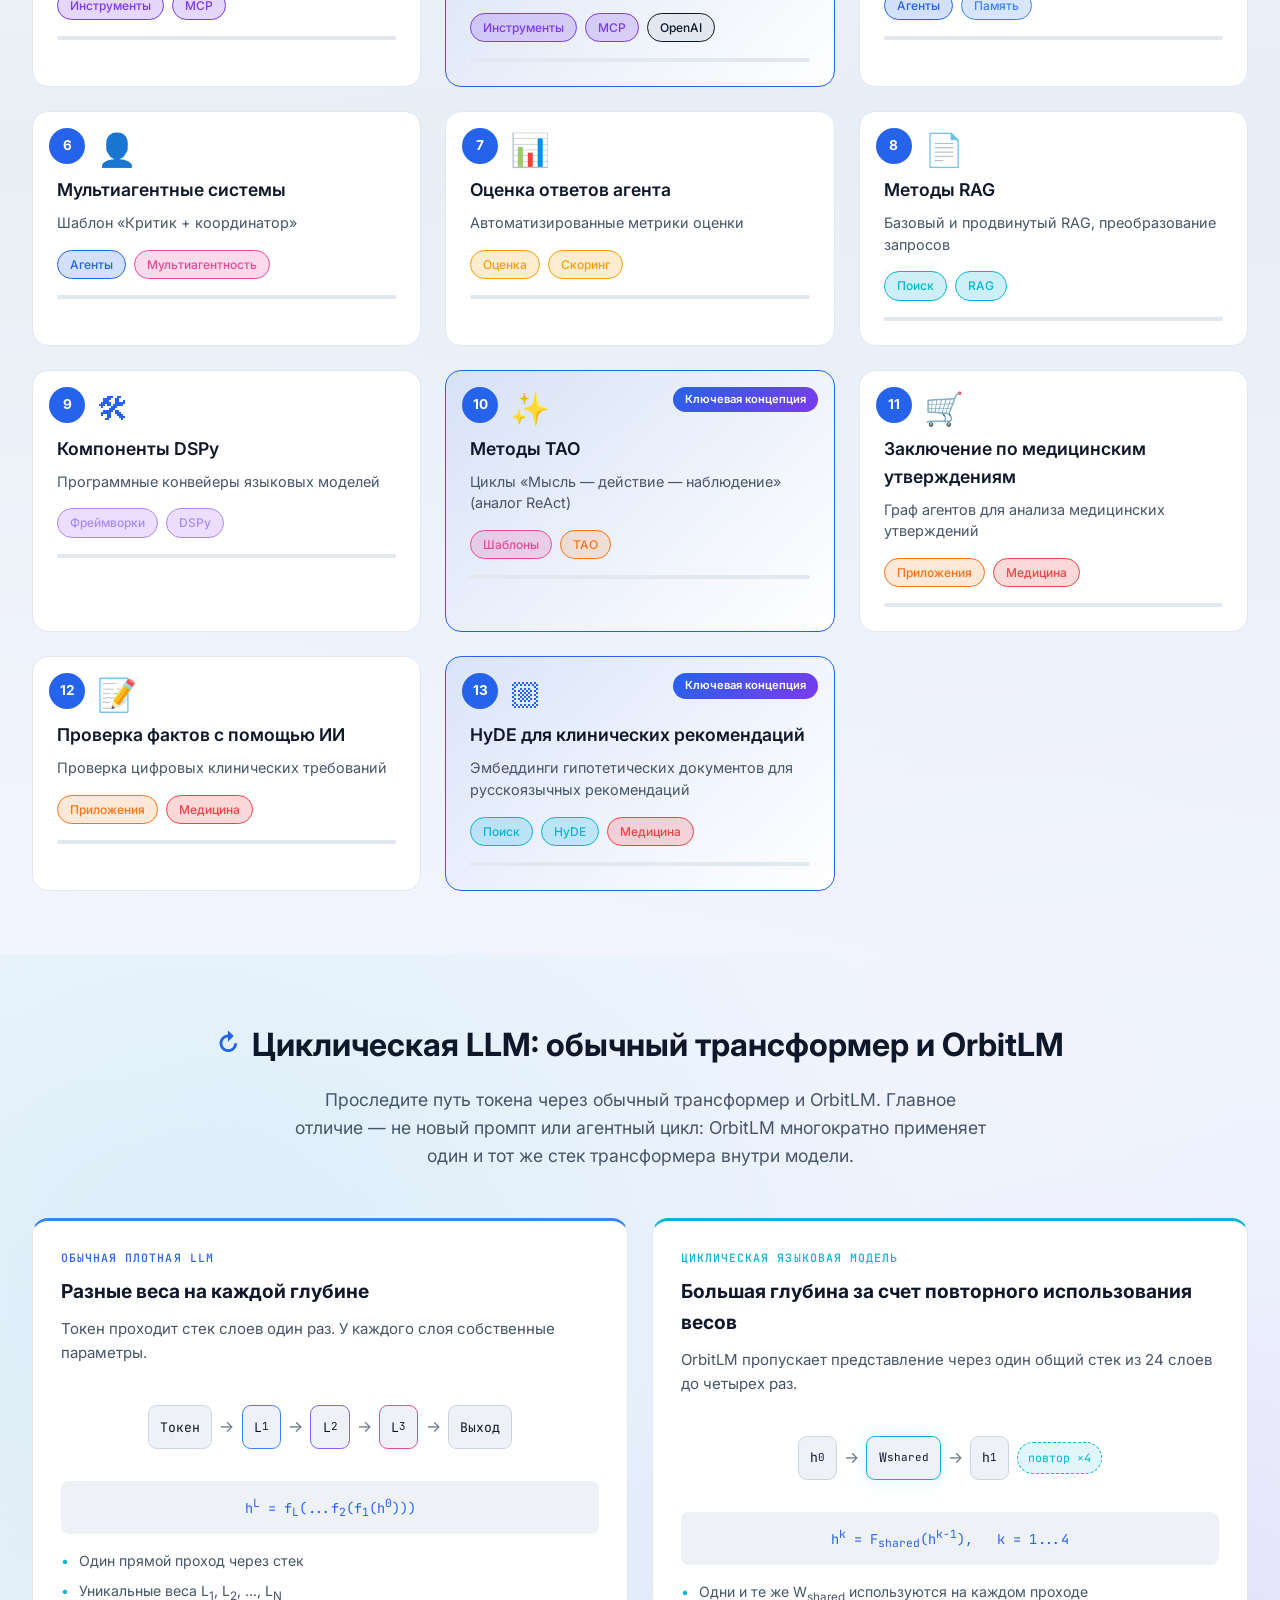
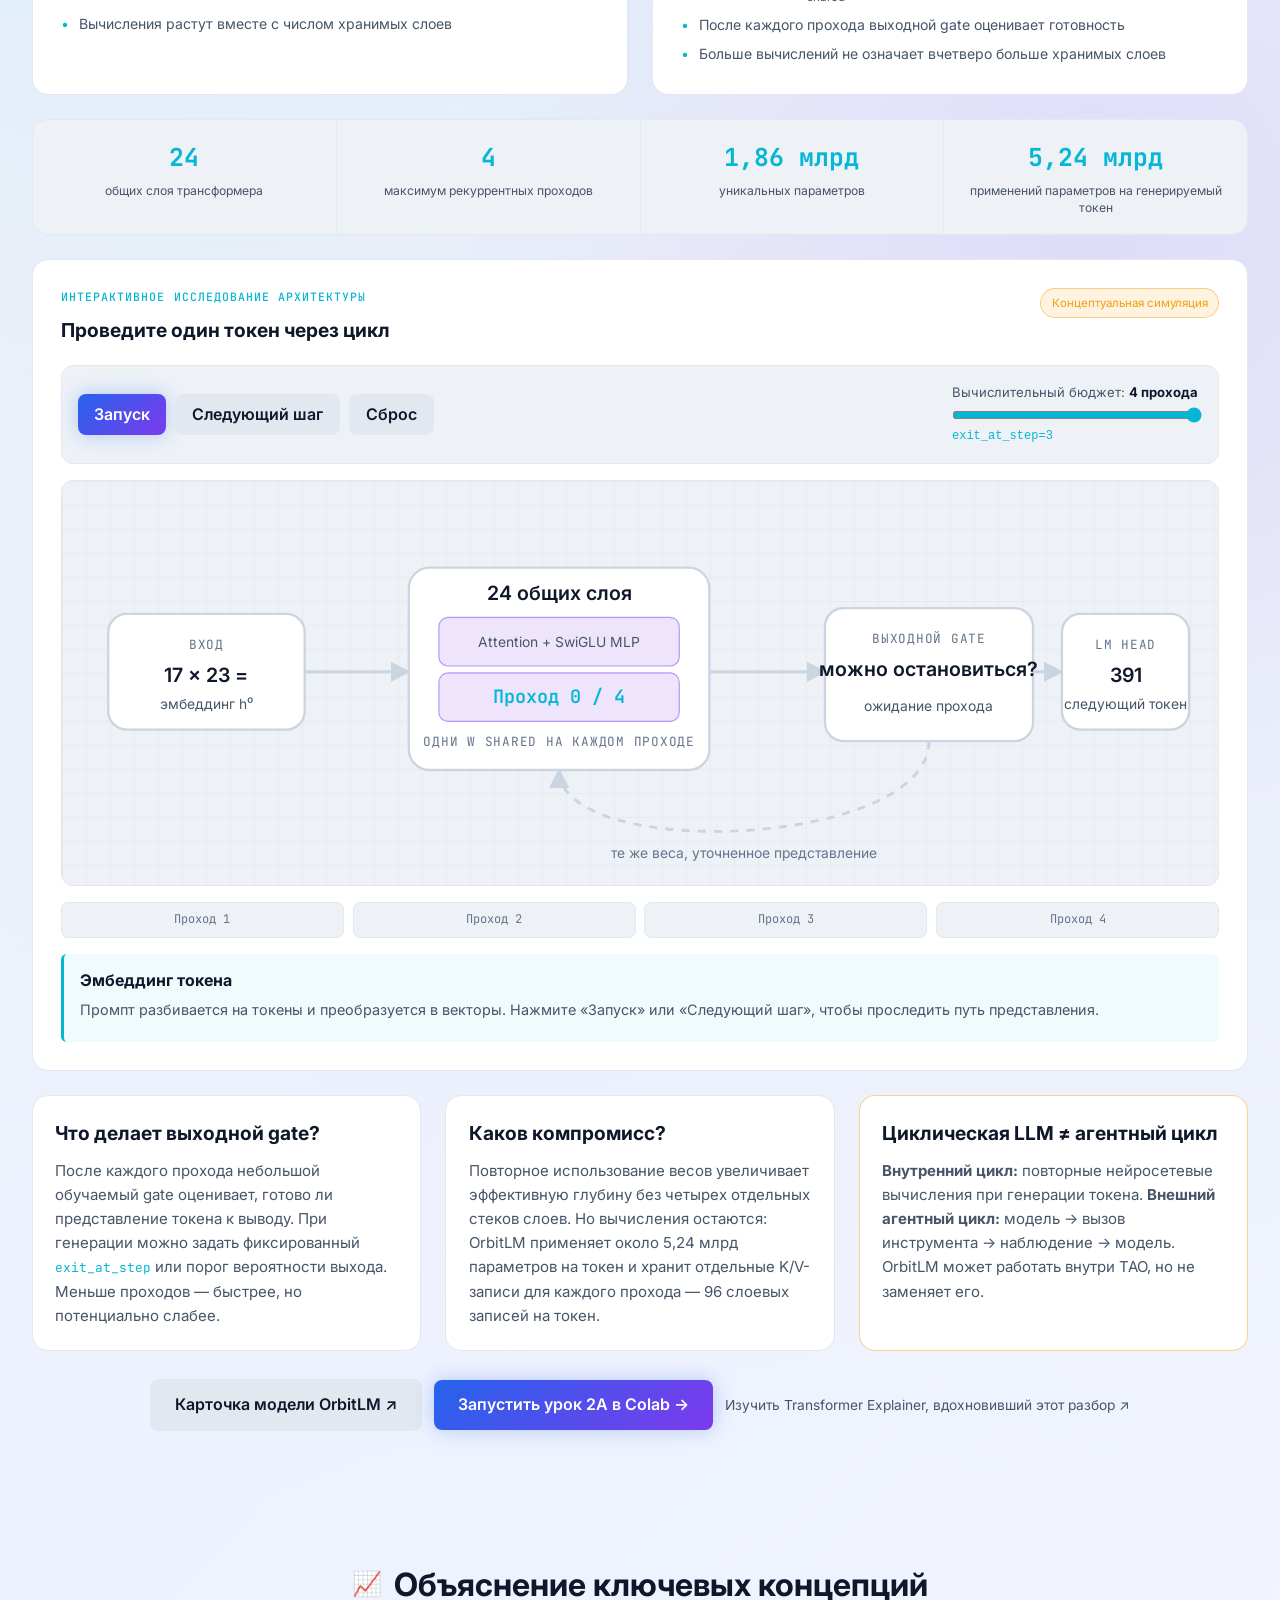
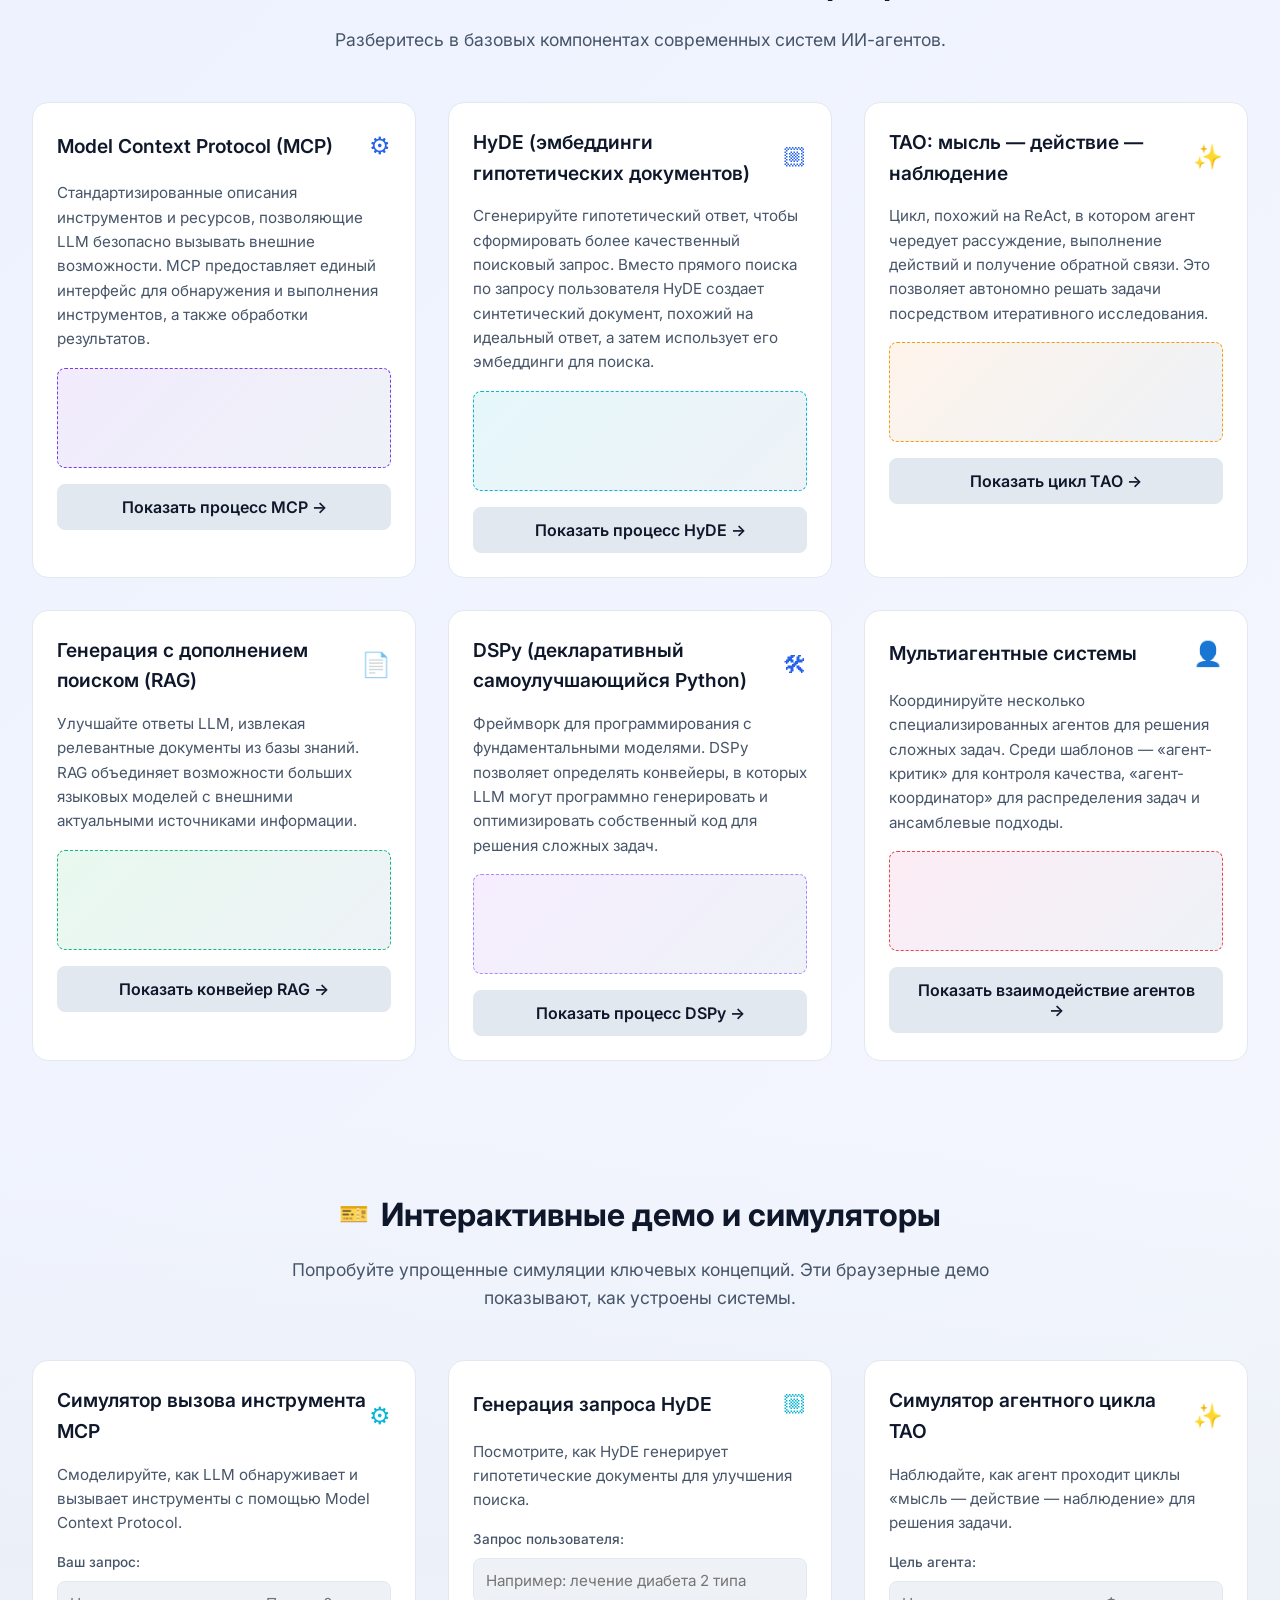
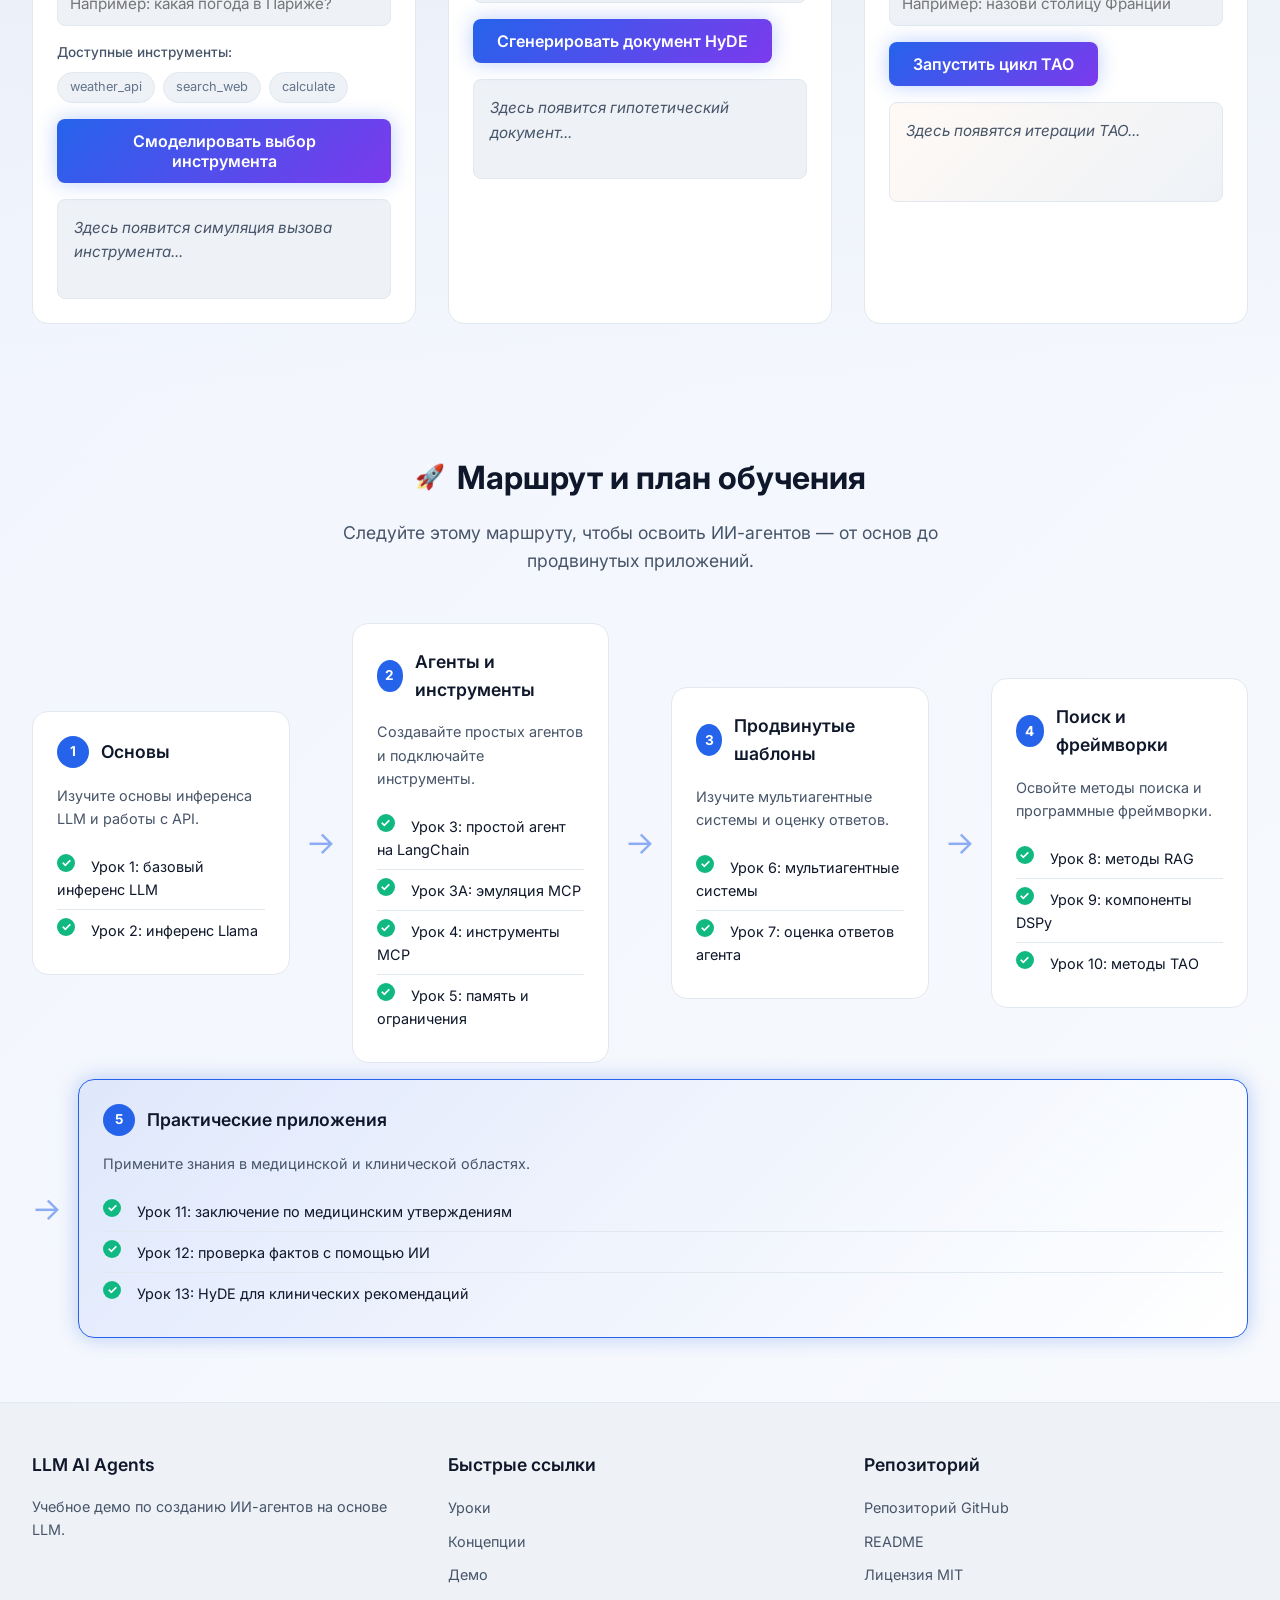
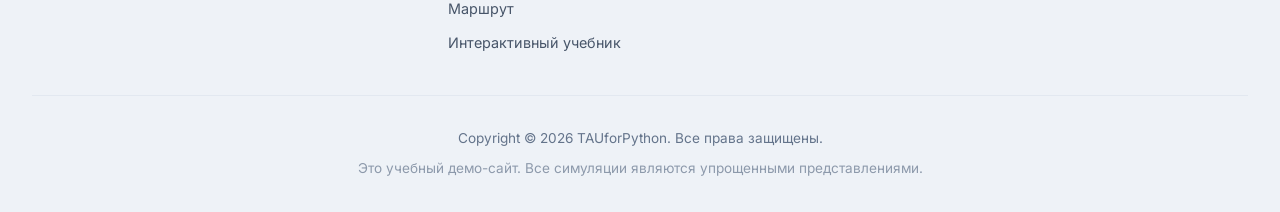
<file: docs/ru/index.html>
<!DOCTYPE html>
<html lang="ru">
<head>
    <meta charset="UTF-8">
    <meta name="viewport" content="width=device-width, initial-scale=1.0">
    <title>LLM AI Agents — интерактивное учебное демо</title>
    <meta name="description" content="Интерактивное учебное демо по созданию ИИ-агентов на основе LLM. 13 уроков об MCP, HyDE, TAO, RAG, DSPy и мультиагентных системах.">
    <meta name="keywords" content="LLM, ИИ-агенты, машинное обучение, MCP, HyDE, TAO, RAG, DSPy, LangChain, обучение">
    <meta name="author" content="TAUforPython">
    <meta property="og:title" content="LLM AI Agents — интерактивное учебное демо">
    <meta property="og:description" content="Интерактивное учебное демо по созданию ИИ-агентов на основе LLM. 13 уроков о современных архитектурах агентов.">
    <meta property="og:type" content="website">
    <link rel="alternate" hreflang="en" href="../">
    <link rel="alternate" hreflang="ru" href="./">
    <link rel="icon" type="image/svg+xml" href="../favicon.svg">
    <link rel="manifest" href="../manifest.json">
    <meta name="theme-color" content="#2563eb">
    <meta name="msapplication-navbutton-color" content="#2563eb">
    <meta name="apple-mobile-web-app-status-bar-style" content="black-translucent">
    <script>try { var t = localStorage.getItem('theme'); if (t) document.documentElement.dataset.theme = t; } catch (e) {}</script>
    <link rel="stylesheet" href="../styles.css">
    <link href="https://fonts.googleapis.com/css2?family=Inter:wght@300;400;500;600;700&family=JetBrains+Mono:wght@400;500&display=swap" rel="stylesheet">
</head>
<body>
    <header class="header">
        <div class="container">
            <div class="logo">
                <span class="logo-icon">&#9733;</span>
                <h1>LLM AI Agents</h1>
            </div>
            <p class="subtitle">Интерактивное учебное демо — 13 уроков по созданию ИИ-агентов</p>
            <div class="header-actions">
                <a href="https://github.com/D2718281828nis/LLM_AI_agents" target="_blank" class="btn btn-secondary btn-sm">
                    <span>&#128213;</span> Репозиторий
                </a>
                <a href="../" class="lang-pill" hreflang="en" lang="en" title="English version" aria-label="Switch to English">EN</a>
            </div>
        </div>
    </header>

    <nav class="main-nav">
        <div class="container">
            <a href="#hero" class="nav-link active">Главная</a>
            <a href="#lessons" class="nav-link">Уроки</a>
            <a href="#orbit" class="nav-link">Циклическая LLM</a>
            <a href="#concepts" class="nav-link">Ключевые концепции</a>
            <a href="#demos" class="nav-link">Интерактивные демо</a>
            <a href="#roadmap" class="nav-link">Маршрут обучения</a>
            <a href="../explainer/ru/" class="nav-link">Учебник &#8599;</a>
        </div>
    </nav>

    <section id="hero" class="hero">
        <div class="container">
            <div class="hero-content">
                <h2>От базового инференса к мультиагентным системам</h2>
                <p class="hero-description">
                    Это интерактивное демо поможет вам научиться создавать ИИ-агентов на основе LLM.
                    Изучайте программу из 13 уроков, проверяйте концепции в живых симуляциях
                    и разбирайтесь в устройстве современных ИИ-агентов.
                </p>
                <div class="hero-stats">
                    <div class="stat">
                        <span class="stat-number">13</span>
                        <span class="stat-label">уроков</span>
                    </div>
                    <div class="stat">
                        <span class="stat-number">6</span>
                        <span class="stat-label">ключевых концепций</span>
                    </div>
                    <div class="stat">
                        <span class="stat-number">3</span>
                        <span class="stat-label">демо-симулятора</span>
                    </div>
                </div>
                <a href="#lessons" class="btn btn-primary btn-large">
                    Начать обучение &rarr;
                </a>
                <a href="../explainer/ru/" class="btn btn-secondary btn-large">
                    Интерактивный учебник &rarr;
                </a>
            </div>
            <div class="hero-visual">
                <div class="agent-network">
                    <div class="connection-lines" id="connectionLines"></div>
                    <div class="agent-node agent-center">
                        <span class="agent-icon">&#9889;</span>
                        <span>Ядро LLM</span>
                    </div>
                    <div class="agent-node agent-mcp">
                        <span class="agent-icon">&#9881;</span>
                        <span>Инструменты MCP</span>
                    </div>
                    <div class="agent-node agent-memory">
                        <span class="agent-icon">&#9998;</span>
                        <span>Память</span>
                    </div>
                    <div class="agent-node agent-rag">
                        <span class="agent-icon">&#9997;</span>
                        <span>RAG</span>
                    </div>
                    <div class="agent-node agent-hyde">
                        <span class="agent-icon">&#9730;</span>
                        <span>HyDE</span>
                    </div>
                    <div class="agent-node agent-tao">
                        <span class="agent-icon">&#10024;</span>
                        <span>TAO</span>
                    </div>
                </div>
            </div>
        </div>
    </section>

    <section id="lessons" class="lessons-section">
        <div class="container">
            <h2 class="section-title">
                <span class="section-icon">&#128218;</span>
                13 последовательных уроков
            </h2>
            <p class="section-description">
                От базового инференса LLM до продвинутых мультиагентных систем и медицинских приложений.
                Каждый урок опирается на предыдущий.
            </p>

            <div class="lessons-grid">
                <div class="lesson-card" data-lesson="1" data-category="foundations">
                    <div class="lesson-number">1</div>
                    <div class="lesson-icon">&#9889;</div>
                    <h3>Базовый инференс LLM</h3>
                    <p>Локальный инференс и API, настройка GPU, галлюцинации</p>
                    <div class="lesson-tags">
                        <span class="tag tag-foundation">Основы</span>
                        <span class="tag tag-mistral">Mistral</span>
                    </div>
                    <div class="lesson-progress"><span class="progress-bar"></span></div>
                </div>

                <div class="lesson-card" data-lesson="2" data-category="foundations">
                    <div class="lesson-number">2</div>
                    <div class="lesson-icon">&#129726;</div>
                    <h3>Инференс Llama</h3>
                    <p>Примеры и сравнение моделей Llama</p>
                    <div class="lesson-tags">
                        <span class="tag tag-foundation">Основы</span>
                        <span class="tag tag-llama">Llama</span>
                    </div>
                    <div class="lesson-progress"><span class="progress-bar"></span></div>
                </div>

                <div class="lesson-card" data-lesson="3" data-category="agents">
                    <div class="lesson-number">3</div>
                    <div class="lesson-icon">&#129302;</div>
                    <h3>Простой агент на LangChain</h3>
                    <p>Первые агентные шаблоны и основы LangChain</p>
                    <div class="lesson-tags">
                        <span class="tag tag-agents">Агенты</span>
                        <span class="tag tag-langchain">LangChain</span>
                    </div>
                    <div class="lesson-progress"><span class="progress-bar"></span></div>
                </div>

                <div class="lesson-card" data-lesson="3a" data-category="tools">
                    <div class="lesson-number">3A</div>
                    <div class="lesson-icon">&#9881;</div>
                    <h3>Эмуляция MCP</h3>
                    <p>Симуляция Model Context Protocol</p>
                    <div class="lesson-tags">
                        <span class="tag tag-tools">Инструменты</span>
                        <span class="tag tag-mcp">MCP</span>
                    </div>
                    <div class="lesson-progress"><span class="progress-bar"></span></div>
                </div>

                <div class="lesson-card featured" data-lesson="4" data-category="tools">
                    <div class="lesson-number">4</div>
                    <div class="lesson-icon">&#9881;</div>
                    <h3>Инструменты MCP</h3>
                    <p>Обертывание инструментов, вызов функций, цикл инструментов</p>
                    <div class="lesson-tags">
                        <span class="tag tag-tools">Инструменты</span>
                        <span class="tag tag-mcp">MCP</span>
                        <span class="tag tag-openai">OpenAI</span>
                    </div>
                    <div class="lesson-progress"><span class="progress-bar"></span></div>
                    <span class="featured-badge">Ключевая концепция</span>
                </div>

                <div class="lesson-card" data-lesson="5" data-category="agents">
                    <div class="lesson-number">5</div>
                    <div class="lesson-icon">&#128737;</div>
                    <h3>Память и ограничения</h3>
                    <p>Буферы диалога и безопасность контента</p>
                    <div class="lesson-tags">
                        <span class="tag tag-agents">Агенты</span>
                        <span class="tag tag-memory">Память</span>
                    </div>
                    <div class="lesson-progress"><span class="progress-bar"></span></div>
                </div>

                <div class="lesson-card" data-lesson="6" data-category="agents">
                    <div class="lesson-number">6</div>
                    <div class="lesson-icon">&#128100;</div>
                    <h3>Мультиагентные системы</h3>
                    <p>Шаблон «Критик + координатор»</p>
                    <div class="lesson-tags">
                        <span class="tag tag-agents">Агенты</span>
                        <span class="tag tag-multi">Мультиагентность</span>
                    </div>
                    <div class="lesson-progress"><span class="progress-bar"></span></div>
                </div>

                <div class="lesson-card" data-lesson="7" data-category="evaluation">
                    <div class="lesson-number">7</div>
                    <div class="lesson-icon">&#128202;</div>
                    <h3>Оценка ответов агента</h3>
                    <p>Автоматизированные метрики оценки</p>
                    <div class="lesson-tags">
                        <span class="tag tag-evaluation">Оценка</span>
                        <span class="tag tag-scoring">Скоринг</span>
                    </div>
                    <div class="lesson-progress"><span class="progress-bar"></span></div>
                </div>

                <div class="lesson-card" data-lesson="8" data-category="retrieval">
                    <div class="lesson-number">8</div>
                    <div class="lesson-icon">&#128196;</div>
                    <h3>Методы RAG</h3>
                    <p>Базовый и продвинутый RAG, преобразование запросов</p>
                    <div class="lesson-tags">
                        <span class="tag tag-retrieval">Поиск</span>
                        <span class="tag tag-rag">RAG</span>
                    </div>
                    <div class="lesson-progress"><span class="progress-bar"></span></div>
                </div>

                <div class="lesson-card" data-lesson="9" data-category="frameworks">
                    <div class="lesson-number">9</div>
                    <div class="lesson-icon">&#128736;</div>
                    <h3>Компоненты DSPy</h3>
                    <p>Программные конвейеры языковых моделей</p>
                    <div class="lesson-tags">
                        <span class="tag tag-frameworks">Фреймворки</span>
                        <span class="tag tag-dspy">DSPy</span>
                    </div>
                    <div class="lesson-progress"><span class="progress-bar"></span></div>
                </div>

                <div class="lesson-card featured" data-lesson="10" data-category="patterns">
                    <div class="lesson-number">10</div>
                    <div class="lesson-icon">&#10024;</div>
                    <h3>Методы TAO</h3>
                    <p>Циклы «Мысль — действие — наблюдение» (аналог ReAct)</p>
                    <div class="lesson-tags">
                        <span class="tag tag-patterns">Шаблоны</span>
                        <span class="tag tag-tao">TAO</span>
                    </div>
                    <div class="lesson-progress"><span class="progress-bar"></span></div>
                    <span class="featured-badge">Ключевая концепция</span>
                </div>

                <div class="lesson-card" data-lesson="11" data-category="applications">
                    <div class="lesson-number">11</div>
                    <div class="lesson-icon">&#128722;</div>
                    <h3>Заключение по медицинским утверждениям</h3>
                    <p>Граф агентов для анализа медицинских утверждений</p>
                    <div class="lesson-tags">
                        <span class="tag tag-applications">Приложения</span>
                        <span class="tag tag-medical">Медицина</span>
                    </div>
                    <div class="lesson-progress"><span class="progress-bar"></span></div>
                </div>

                <div class="lesson-card" data-lesson="12" data-category="applications">
                    <div class="lesson-number">12</div>
                    <div class="lesson-icon">&#128221;</div>
                    <h3>Проверка фактов с помощью ИИ</h3>
                    <p>Проверка цифровых клинических требований</p>
                    <div class="lesson-tags">
                        <span class="tag tag-applications">Приложения</span>
                        <span class="tag tag-medical">Медицина</span>
                    </div>
                    <div class="lesson-progress"><span class="progress-bar"></span></div>
                </div>

                <div class="lesson-card featured" data-lesson="13" data-category="retrieval">
                    <div class="lesson-number">13</div>
                    <div class="lesson-icon">&#127996;</div>
                    <h3>HyDE для клинических рекомендаций</h3>
                    <p>Эмбеддинги гипотетических документов для русскоязычных рекомендаций</p>
                    <div class="lesson-tags">
                        <span class="tag tag-retrieval">Поиск</span>
                        <span class="tag tag-hyde">HyDE</span>
                        <span class="tag tag-medical">Медицина</span>
                    </div>
                    <div class="lesson-progress"><span class="progress-bar"></span></div>
                    <span class="featured-badge">Ключевая концепция</span>
                </div>
            </div>
        </div>
    </section>

    <section id="orbit" class="orbit-section">
        <div class="container">
            <h2 class="section-title">
                <span class="section-icon">&#8635;</span>
                Циклическая LLM: обычный трансформер и OrbitLM
            </h2>
            <p class="section-description">
                Проследите путь токена через обычный трансформер и OrbitLM. Главное отличие — не новый промпт или агентный цикл: OrbitLM многократно применяет один и тот же стек трансформера внутри модели.
            </p>

            <div class="orbit-comparison">
                <article class="orbit-compare-card orbit-dense-card">
                    <div class="orbit-card-kicker">Обычная плотная LLM</div>
                    <h3>Разные веса на каждой глубине</h3>
                    <p>Токен проходит стек слоев один раз. У каждого слоя собственные параметры.</p>
                    <div class="orbit-mini-flow" aria-label="Эмбеддинг, уникальные слои трансформера и выход">
                        <span class="orbit-mini-node">Токен</span>
                        <span class="orbit-mini-arrow">&rarr;</span>
                        <span class="orbit-mini-node orbit-weight-1">L<sub>1</sub></span>
                        <span class="orbit-mini-arrow">&rarr;</span>
                        <span class="orbit-mini-node orbit-weight-2">L<sub>2</sub></span>
                        <span class="orbit-mini-arrow">&rarr;</span>
                        <span class="orbit-mini-node orbit-weight-3">L<sub>3</sub></span>
                        <span class="orbit-mini-arrow">&rarr;</span>
                        <span class="orbit-mini-node">Выход</span>
                    </div>
                    <div class="orbit-formula">h<sup>L</sup> = f<sub>L</sub>(...f<sub>2</sub>(f<sub>1</sub>(h<sup>0</sup>)))</div>
                    <ul class="orbit-feature-list">
                        <li>Один прямой проход через стек</li>
                        <li>Уникальные веса L<sub>1</sub>, L<sub>2</sub>, ..., L<sub>N</sub></li>
                        <li>Вычисления растут вместе с числом хранимых слоев</li>
                    </ul>
                </article>

                <article class="orbit-compare-card orbit-looped-card">
                    <div class="orbit-card-kicker">Циклическая языковая модель</div>
                    <h3>Большая глубина за счет повторного использования весов</h3>
                    <p>OrbitLM пропускает представление через один общий стек из 24 слоев до четырех раз.</p>
                    <div class="orbit-mini-flow" aria-label="Токен многократно обрабатывается одним общим блоком трансформера">
                        <span class="orbit-mini-node">h<sup>0</sup></span>
                        <span class="orbit-mini-arrow">&rarr;</span>
                        <span class="orbit-mini-node orbit-shared-weight">W<sub>shared</sub></span>
                        <span class="orbit-mini-arrow">&rarr;</span>
                        <span class="orbit-mini-node">h<sup>1</sup></span>
                        <span class="orbit-loop-badge">повтор &times;4</span>
                    </div>
                    <div class="orbit-formula">h<sup>k</sup> = F<sub>shared</sub>(h<sup>k&minus;1</sup>), &nbsp; k = 1...4</div>
                    <ul class="orbit-feature-list">
                        <li>Одни и те же W<sub>shared</sub> используются на каждом проходе</li>
                        <li>После каждого прохода выходной gate оценивает готовность</li>
                        <li>Больше вычислений не означает вчетверо больше хранимых слоев</li>
                    </ul>
                </article>
            </div>

            <div class="orbit-facts" aria-label="Факты об архитектуре OrbitLM">
                <div><strong>24</strong><span>общих слоя трансформера</span></div>
                <div><strong>4</strong><span>максимум рекуррентных проходов</span></div>
                <div><strong>1,86 млрд</strong><span>уникальных параметров</span></div>
                <div><strong>5,24 млрд</strong><span>применений параметров на генерируемый токен</span></div>
            </div>

            <div class="orbit-explorer">
                <div class="orbit-explorer-header">
                    <div>
                        <div class="orbit-card-kicker">Интерактивное исследование архитектуры</div>
                        <h3>Проведите один токен через цикл</h3>
                    </div>
                    <span class="orbit-simulation-label">Концептуальная симуляция</span>
                </div>

                <div class="orbit-controls">
                    <div class="orbit-control-buttons">
                        <button class="btn btn-primary" id="orbitPlayButton" onclick="orbitPlay()">Запуск</button>
                        <button class="btn btn-secondary" onclick="orbitNextStep()">Следующий шаг</button>
                        <button class="btn btn-secondary" onclick="orbitReset()">Сброс</button>
                    </div>
                    <div class="orbit-budget-control">
                        <label for="orbitPassControl">Вычислительный бюджет: <strong id="orbitPassValue">4 прохода</strong></label>
                        <input type="range" id="orbitPassControl" min="1" max="4" step="1" value="4" oninput="orbitSetPasses(this.value)">
                        <code>exit_at_step=<span id="orbitExitStep">3</span></code>
                    </div>
                </div>

                <div class="orbit-canvas">
                    <svg class="orbit-diagram" viewBox="0 0 1000 350" role="img" aria-labelledby="orbitDiagramTitle orbitDiagramDescription">
                        <title id="orbitDiagramTitle">Поток данных в рекуррентной архитектуре OrbitLM</title>
                        <desc id="orbitDiagramDescription">Эмбеддинг токена поступает в общий стек из 24 слоев трансформера. После каждого прохода выходной gate возвращает представление в тот же стек или направляет его в голову языковой модели.</desc>
                        <defs>
                            <marker id="orbitArrow" viewBox="0 0 10 10" refX="9" refY="5" markerWidth="7" markerHeight="7" orient="auto-start-reverse">
                                <path d="M 0 0 L 10 5 L 0 10 z" class="orbit-arrow-head"></path>
                            </marker>
                        </defs>

                        <path id="orbitInputPath" class="orbit-flow-path" d="M210 165 H300" marker-end="url(#orbitArrow)"></path>
                        <path id="orbitSharedGatePath" class="orbit-flow-path" d="M560 165 H660" marker-end="url(#orbitArrow)"></path>
                        <path id="orbitOutputPath" class="orbit-flow-path" d="M840 165 H865" marker-end="url(#orbitArrow)"></path>
                        <path id="orbitLoopPath" class="orbit-flow-path orbit-loop-path" d="M750 225 C750 318 430 330 430 250" marker-end="url(#orbitArrow)"></path>
                        <text x="590" y="326" class="orbit-loop-caption">те же веса, уточненное представление</text>

                        <g id="orbitInputNode" class="orbit-svg-node">
                            <rect x="40" y="115" width="170" height="100" rx="16"></rect>
                            <text x="125" y="145" class="orbit-svg-kicker">ВХОД</text>
                            <text x="125" y="174" class="orbit-svg-title">17 &times; 23 =</text>
                            <text x="125" y="197" class="orbit-svg-subtitle">эмбеддинг h&#8304;</text>
                        </g>

                        <g id="orbitSharedNode" class="orbit-svg-node orbit-shared-node">
                            <rect x="300" y="75" width="260" height="175" rx="18"></rect>
                            <rect x="326" y="118" width="208" height="42" rx="8" class="orbit-layer-strip"></rect>
                            <rect x="326" y="166" width="208" height="42" rx="8" class="orbit-layer-strip"></rect>
                            <text x="430" y="103" class="orbit-svg-title">24 общих слоя</text>
                            <text x="430" y="144" class="orbit-svg-subtitle">Attention + SwiGLU MLP</text>
                            <text id="orbitSharedPass" x="430" y="192" class="orbit-svg-pass">Проход 0 / 4</text>
                            <text x="430" y="229" class="orbit-svg-kicker">ОДНИ W SHARED НА КАЖДОМ ПРОХОДЕ</text>
                        </g>

                        <g id="orbitGateNode" class="orbit-svg-node orbit-gate-node">
                            <rect x="660" y="110" width="180" height="115" rx="16"></rect>
                            <text x="750" y="140" class="orbit-svg-kicker">ВЫХОДНОЙ GATE</text>
                            <text x="750" y="169" class="orbit-svg-title">можно остановиться?</text>
                            <text id="orbitGateDecision" x="750" y="199" class="orbit-svg-subtitle">ожидание прохода</text>
                        </g>

                        <g id="orbitOutputNode" class="orbit-svg-node orbit-output-node">
                            <rect x="865" y="115" width="110" height="100" rx="16"></rect>
                            <text x="920" y="145" class="orbit-svg-kicker">LM HEAD</text>
                            <text x="920" y="174" class="orbit-svg-title">391</text>
                            <text x="920" y="197" class="orbit-svg-subtitle">следующий токен</text>
                        </g>
                    </svg>
                </div>

                <div class="orbit-pass-track" aria-label="Прогресс рекуррентных проходов">
                    <span data-orbit-pass="1">Проход 1</span>
                    <span data-orbit-pass="2">Проход 2</span>
                    <span data-orbit-pass="3">Проход 3</span>
                    <span data-orbit-pass="4">Проход 4</span>
                </div>
                <div class="orbit-step-narration" aria-live="polite">
                    <strong id="orbitStepTitle">Эмбеддинг токена</strong>
                    <p id="orbitStepDescription">Промпт разбивается на токены и преобразуется в векторы. Нажмите «Запуск» или «Следующий шаг», чтобы проследить путь представления.</p>
                </div>
            </div>

            <div class="orbit-explain-grid">
                <article class="orbit-explain-card">
                    <h3>Что делает выходной gate?</h3>
                    <p>После каждого прохода небольшой обучаемый gate оценивает, готово ли представление токена к выводу. При генерации можно задать фиксированный <code>exit_at_step</code> или порог вероятности выхода. Меньше проходов — быстрее, но потенциально слабее.</p>
                </article>
                <article class="orbit-explain-card">
                    <h3>Каков компромисс?</h3>
                    <p>Повторное использование весов увеличивает эффективную глубину без четырех отдельных стеков слоев. Но вычисления остаются: OrbitLM применяет около 5,24 млрд параметров на токен и хранит отдельные K/V-записи для каждого прохода — 96 слоевых записей на токен.</p>
                </article>
                <article class="orbit-explain-card orbit-agent-distinction">
                    <h3>Циклическая LLM &ne; агентный цикл</h3>
                    <p><strong>Внутренний цикл:</strong> повторные нейросетевые вычисления при генерации токена. <strong>Внешний агентный цикл:</strong> модель &rarr; вызов инструмента &rarr; наблюдение &rarr; модель. OrbitLM может работать внутри TAO, но не заменяет его.</p>
                </article>
            </div>

            <div class="orbit-resource-links">
                <a href="https://huggingface.co/ai-forever/OrbitLM-1.8B-Thinking" target="_blank" rel="noopener" class="btn btn-secondary">Карточка модели OrbitLM &nearr;</a>
                <a href="https://colab.research.google.com/github/D2718281828nis/LLM_AI_agents/blob/main/lesson-2A_OrbitLM_Colab_Agent.ipynb" target="_blank" rel="noopener" class="btn btn-primary">Запустить урок 2A в Colab &rarr;</a>
                <a href="https://poloclub.github.io/transformer-explainer/" target="_blank" rel="noopener" class="orbit-text-link">Изучить Transformer Explainer, вдохновивший этот разбор &nearr;</a>
            </div>
        </div>
    </section>

    <section id="concepts" class="concepts-section">
        <div class="container">
            <h2 class="section-title">
                <span class="section-icon">&#128200;</span>
                Объяснение ключевых концепций
            </h2>
            <p class="section-description">
                Разберитесь в базовых компонентах современных систем ИИ-агентов.
            </p>

            <div class="concepts-grid">
                <div class="concept-card" id="concept-mcp">
                    <div class="concept-header">
                        <h3>Model Context Protocol (MCP)</h3>
                        <span class="concept-icon">&#9881;</span>
                    </div>
                    <div class="concept-body">
                        <p>Стандартизированные описания инструментов и ресурсов, позволяющие LLM безопасно вызывать внешние возможности. MCP предоставляет единый интерфейс для обнаружения и выполнения инструментов, а также обработки результатов.</p>
                        <div class="concept-visual mcp-visual" id="mcpVisual"></div>
                        <button class="btn btn-secondary btn-interactive" onclick="animateMCP()">Показать процесс MCP &rarr;</button>
                    </div>
                </div>

                <div class="concept-card" id="concept-hyde">
                    <div class="concept-header">
                        <h3>HyDE (эмбеддинги гипотетических документов)</h3>
                        <span class="concept-icon">&#127996;</span>
                    </div>
                    <div class="concept-body">
                        <p>Сгенерируйте гипотетический ответ, чтобы сформировать более качественный поисковый запрос. Вместо прямого поиска по запросу пользователя HyDE создает синтетический документ, похожий на идеальный ответ, а затем использует его эмбеддинги для поиска.</p>
                        <div class="concept-visual hyde-visual" id="hydeVisual"></div>
                        <button class="btn btn-secondary btn-interactive" onclick="animateHyDE()">Показать процесс HyDE &rarr;</button>
                    </div>
                </div>

                <div class="concept-card" id="concept-tao">
                    <div class="concept-header">
                        <h3>TAO: мысль — действие — наблюдение</h3>
                        <span class="concept-icon">&#10024;</span>
                    </div>
                    <div class="concept-body">
                        <p>Цикл, похожий на ReAct, в котором агент чередует рассуждение, выполнение действий и получение обратной связи. Это позволяет автономно решать задачи посредством итеративного исследования.</p>
                        <div class="concept-visual tao-visual" id="taoVisual"></div>
                        <button class="btn btn-secondary btn-interactive" onclick="animateTAO()">Показать цикл TAO &rarr;</button>
                    </div>
                </div>

                <div class="concept-card" id="concept-rag">
                    <div class="concept-header">
                        <h3>Генерация с дополнением поиском (RAG)</h3>
                        <span class="concept-icon">&#128196;</span>
                    </div>
                    <div class="concept-body">
                        <p>Улучшайте ответы LLM, извлекая релевантные документы из базы знаний. RAG объединяет возможности больших языковых моделей с внешними актуальными источниками информации.</p>
                        <div class="concept-visual rag-visual" id="ragVisual"></div>
                        <button class="btn btn-secondary btn-interactive" onclick="animateRAG()">Показать конвейер RAG &rarr;</button>
                    </div>
                </div>

                <div class="concept-card" id="concept-dspy">
                    <div class="concept-header">
                        <h3>DSPy (декларативный самоулучшающийся Python)</h3>
                        <span class="concept-icon">&#128736;</span>
                    </div>
                    <div class="concept-body">
                        <p>Фреймворк для программирования с фундаментальными моделями. DSPy позволяет определять конвейеры, в которых LLM могут программно генерировать и оптимизировать собственный код для решения сложных задач.</p>
                        <div class="concept-visual dspy-visual" id="dspyVisual"></div>
                        <button class="btn btn-secondary btn-interactive" onclick="animateDSPy()">Показать процесс DSPy &rarr;</button>
                    </div>
                </div>

                <div class="concept-card" id="concept-multiagent">
                    <div class="concept-header">
                        <h3>Мультиагентные системы</h3>
                        <span class="concept-icon">&#128100;</span>
                    </div>
                    <div class="concept-body">
                        <p>Координируйте несколько специализированных агентов для решения сложных задач. Среди шаблонов — «агент-критик» для контроля качества, «агент-координатор» для распределения задач и ансамблевые подходы.</p>
                        <div class="concept-visual multiagent-visual" id="multiagentVisual"></div>
                        <button class="btn btn-secondary btn-interactive" onclick="animateMultiAgent()">Показать взаимодействие агентов &rarr;</button>
                    </div>
                </div>
            </div>
        </div>
    </section>

    <section id="demos" class="demos-section">
        <div class="container">
            <h2 class="section-title">
                <span class="section-icon">&#127915;</span>
                Интерактивные демо и симуляторы
            </h2>
            <p class="section-description">
                Попробуйте упрощенные симуляции ключевых концепций. Эти браузерные демо показывают, как устроены системы.
            </p>

            <div class="demos-grid">
                <div class="demo-card" id="demo-mcp">
                    <div class="demo-header">
                        <h3>Симулятор вызова инструмента MCP</h3>
                        <span class="demo-icon">&#9881;</span>
                    </div>
                    <div class="demo-body">
                        <p>Смоделируйте, как LLM обнаруживает и вызывает инструменты с помощью Model Context Protocol.</p>
                        <div class="demo-interface">
                            <div class="demo-input">
                                <label for="mcpQuery">Ваш запрос:</label>
                                <input type="text" id="mcpQuery" placeholder="Например: какая погода в Париже?">
                            </div>
                            <div class="demo-tools">
                                <label>Доступные инструменты:</label>
                                <div class="tool-list" id="mcpTools">
                                    <span class="tool-chip">weather_api</span>
                                    <span class="tool-chip">search_web</span>
                                    <span class="tool-chip">calculate</span>
                                </div>
                            </div>
                            <button class="btn btn-primary" onclick="runMCPDemo()">Смоделировать выбор инструмента</button>
                            <div class="demo-output" id="mcpOutput">
                                <p class="output-placeholder">Здесь появится симуляция вызова инструмента...</p>
                            </div>
                        </div>
                    </div>
                </div>

                <div class="demo-card" id="demo-hyde">
                    <div class="demo-header">
                        <h3>Генерация запроса HyDE</h3>
                        <span class="demo-icon">&#127996;</span>
                    </div>
                    <div class="demo-body">
                        <p>Посмотрите, как HyDE генерирует гипотетические документы для улучшения поиска.</p>
                        <div class="demo-interface">
                            <div class="demo-input">
                                <label for="hydeQuery">Запрос пользователя:</label>
                                <input type="text" id="hydeQuery" placeholder="Например: лечение диабета 2 типа">
                            </div>
                            <button class="btn btn-primary" onclick="runHyDEDemo()">Сгенерировать документ HyDE</button>
                            <div class="demo-output" id="hydeOutput">
                                <p class="output-placeholder">Здесь появится гипотетический документ...</p>
                            </div>
                        </div>
                    </div>
                </div>

                <div class="demo-card" id="demo-tao">
                    <div class="demo-header">
                        <h3>Симулятор агентного цикла TAO</h3>
                        <span class="demo-icon">&#10024;</span>
                    </div>
                    <div class="demo-body">
                        <p>Наблюдайте, как агент проходит циклы «мысль — действие — наблюдение» для решения задачи.</p>
                        <div class="demo-interface">
                            <div class="demo-input">
                                <label for="taoGoal">Цель агента:</label>
                                <input type="text" id="taoGoal" placeholder="Например: назови столицу Франции">
                            </div>
                            <button class="btn btn-primary" onclick="runTAODemo()">Запустить цикл TAO</button>
                            <div class="demo-output tao-loop" id="taoOutput">
                                <p class="output-placeholder">Здесь появятся итерации TAO...</p>
                            </div>
                        </div>
                    </div>
                </div>
            </div>
        </div>
    </section>

    <section id="roadmap" class="roadmap-section">
        <div class="container">
            <h2 class="section-title">
                <span class="section-icon">&#128640;</span>
                Маршрут и план обучения
            </h2>
            <p class="section-description">
                Следуйте этому маршруту, чтобы освоить ИИ-агентов — от основ до продвинутых приложений.
            </p>

            <div class="roadmap-container">
                <div class="roadmap-level">
                    <div class="level-header"><span class="level-number">1</span><h3>Основы</h3></div>
                    <div class="level-content">
                        <p>Изучите основы инференса LLM и работы с API.</p>
                        <ul class="level-lessons">
                            <li><span class="check"></span> Урок 1: базовый инференс LLM</li>
                            <li><span class="check"></span> Урок 2: инференс Llama</li>
                        </ul>
                    </div>
                </div>
                <div class="roadmap-arrow">&rarr;</div>
                <div class="roadmap-level">
                    <div class="level-header"><span class="level-number">2</span><h3>Агенты и инструменты</h3></div>
                    <div class="level-content">
                        <p>Создавайте простых агентов и подключайте инструменты.</p>
                        <ul class="level-lessons">
                            <li><span class="check"></span> Урок 3: простой агент на LangChain</li>
                            <li><span class="check"></span> Урок 3A: эмуляция MCP</li>
                            <li><span class="check"></span> Урок 4: инструменты MCP</li>
                            <li><span class="check"></span> Урок 5: память и ограничения</li>
                        </ul>
                    </div>
                </div>
                <div class="roadmap-arrow">&rarr;</div>
                <div class="roadmap-level">
                    <div class="level-header"><span class="level-number">3</span><h3>Продвинутые шаблоны</h3></div>
                    <div class="level-content">
                        <p>Изучите мультиагентные системы и оценку ответов.</p>
                        <ul class="level-lessons">
                            <li><span class="check"></span> Урок 6: мультиагентные системы</li>
                            <li><span class="check"></span> Урок 7: оценка ответов агента</li>
                        </ul>
                    </div>
                </div>
                <div class="roadmap-arrow">&rarr;</div>
                <div class="roadmap-level">
                    <div class="level-header"><span class="level-number">4</span><h3>Поиск и фреймворки</h3></div>
                    <div class="level-content">
                        <p>Освойте методы поиска и программные фреймворки.</p>
                        <ul class="level-lessons">
                            <li><span class="check"></span> Урок 8: методы RAG</li>
                            <li><span class="check"></span> Урок 9: компоненты DSPy</li>
                            <li><span class="check"></span> Урок 10: методы TAO</li>
                        </ul>
                    </div>
                </div>
                <div class="roadmap-arrow">&rarr;</div>
                <div class="roadmap-level highlight">
                    <div class="level-header"><span class="level-number">5</span><h3>Практические приложения</h3></div>
                    <div class="level-content">
                        <p>Примените знания в медицинской и клинической областях.</p>
                        <ul class="level-lessons">
                            <li><span class="check"></span> Урок 11: заключение по медицинским утверждениям</li>
                            <li><span class="check"></span> Урок 12: проверка фактов с помощью ИИ</li>
                            <li><span class="check"></span> Урок 13: HyDE для клинических рекомендаций</li>
                        </ul>
                    </div>
                </div>
            </div>
        </div>
    </section>

    <footer class="footer">
        <div class="container">
            <div class="footer-content">
                <div class="footer-section">
                    <h4>LLM AI Agents</h4>
                    <p>Учебное демо по созданию ИИ-агентов на основе LLM.</p>
                </div>
                <div class="footer-section">
                    <h4>Быстрые ссылки</h4>
                    <ul class="footer-links">
                        <li><a href="#lessons">Уроки</a></li>
                        <li><a href="#concepts">Концепции</a></li>
                        <li><a href="#demos">Демо</a></li>
                        <li><a href="#roadmap">Маршрут</a></li>
                        <li><a href="../explainer/ru/">Интерактивный учебник</a></li>
                    </ul>
                </div>
                <div class="footer-section">
                    <h4>Репозиторий</h4>
                    <ul class="footer-links">
                        <li><a href="https://github.com/D2718281828nis/LLM_AI_agents" target="_blank">Репозиторий GitHub</a></li>
                        <li><a href="https://github.com/D2718281828nis/LLM_AI_agents#readme" target="_blank">README</a></li>
                        <li><a href="https://github.com/D2718281828nis/LLM_AI_agents/blob/main/LICENSE" target="_blank">Лицензия MIT</a></li>
                    </ul>
                </div>
            </div>
            <div class="footer-bottom">
                <p>Copyright &copy; 2026 TAUforPython. Все права защищены.</p>
                <p class="footer-note">Это учебный демо-сайт. Все симуляции являются упрощенными представлениями.</p>
            </div>
        </div>
    </footer>

    <button id="backToTop" class="back-to-top" onclick="scrollToTop()" aria-label="Наверх">&uarr;</button>
    <script src="../script.js"></script>
</body>
</html>
</file>
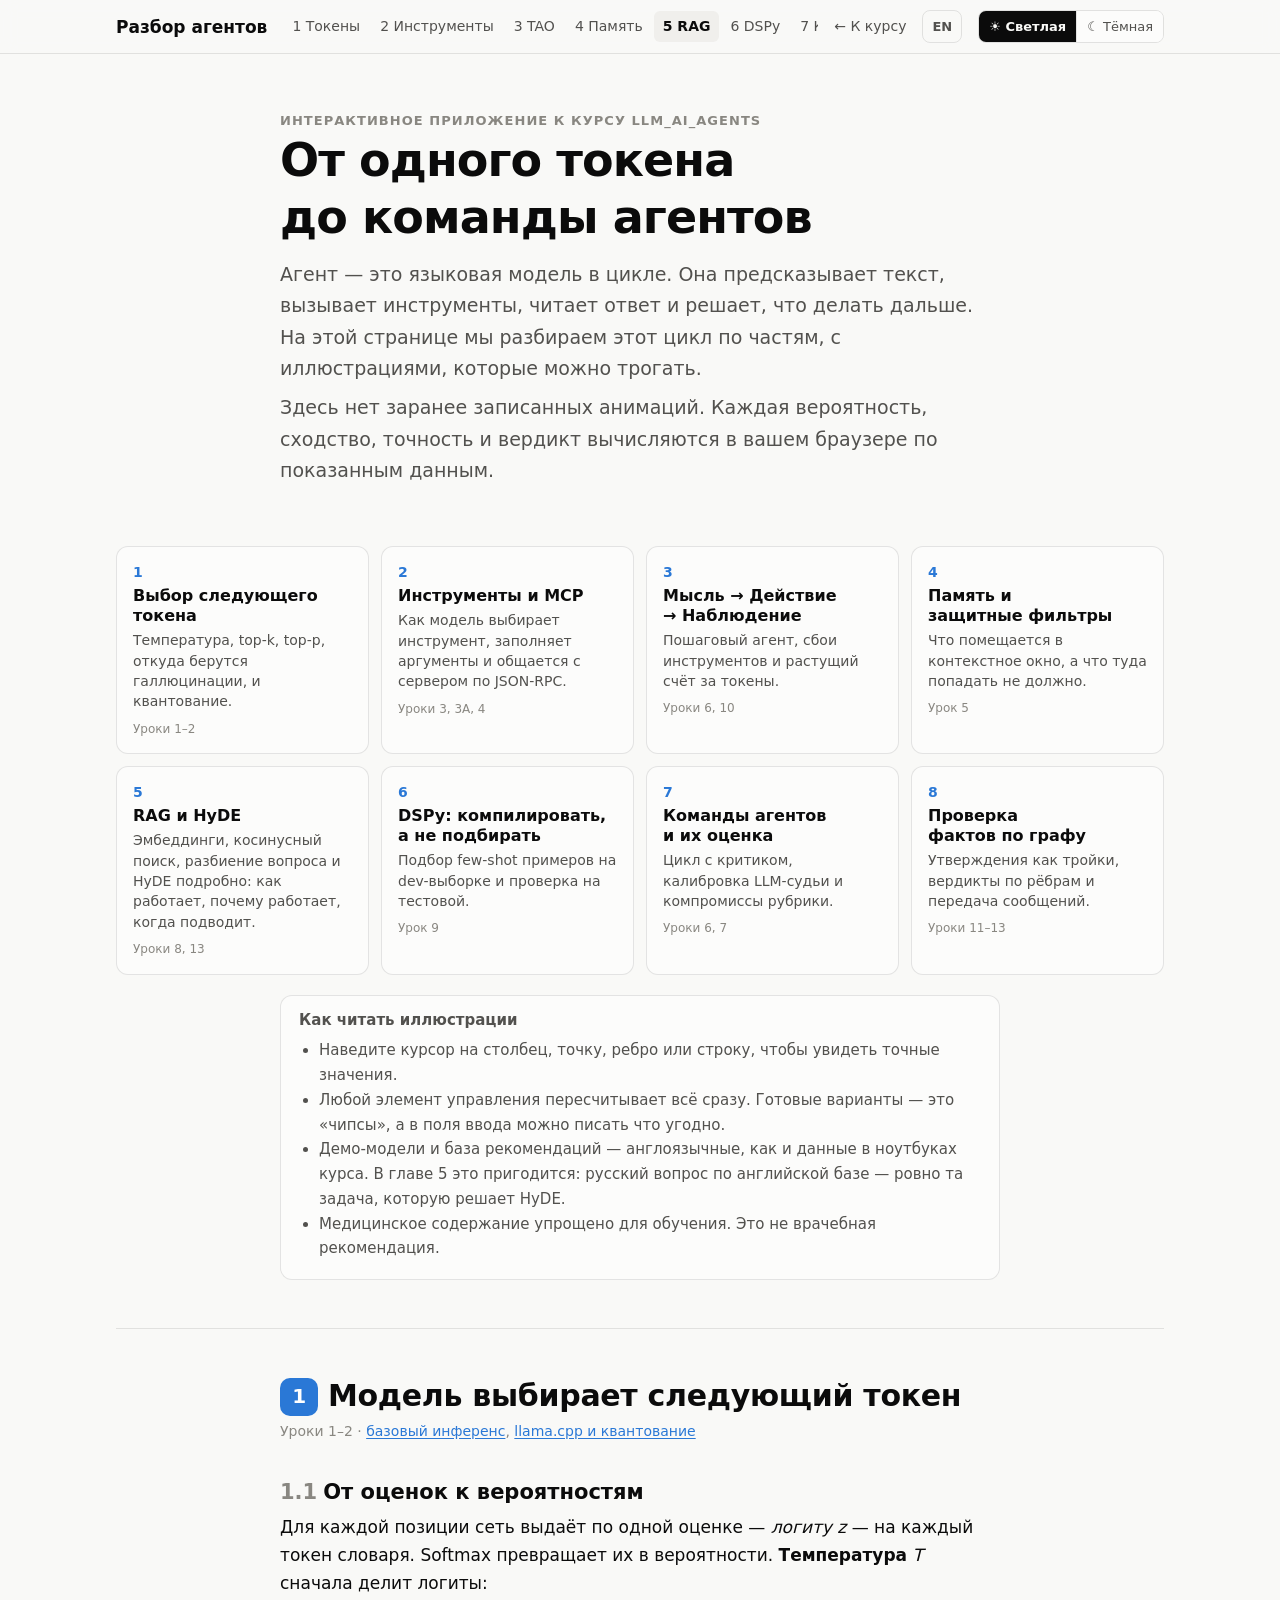
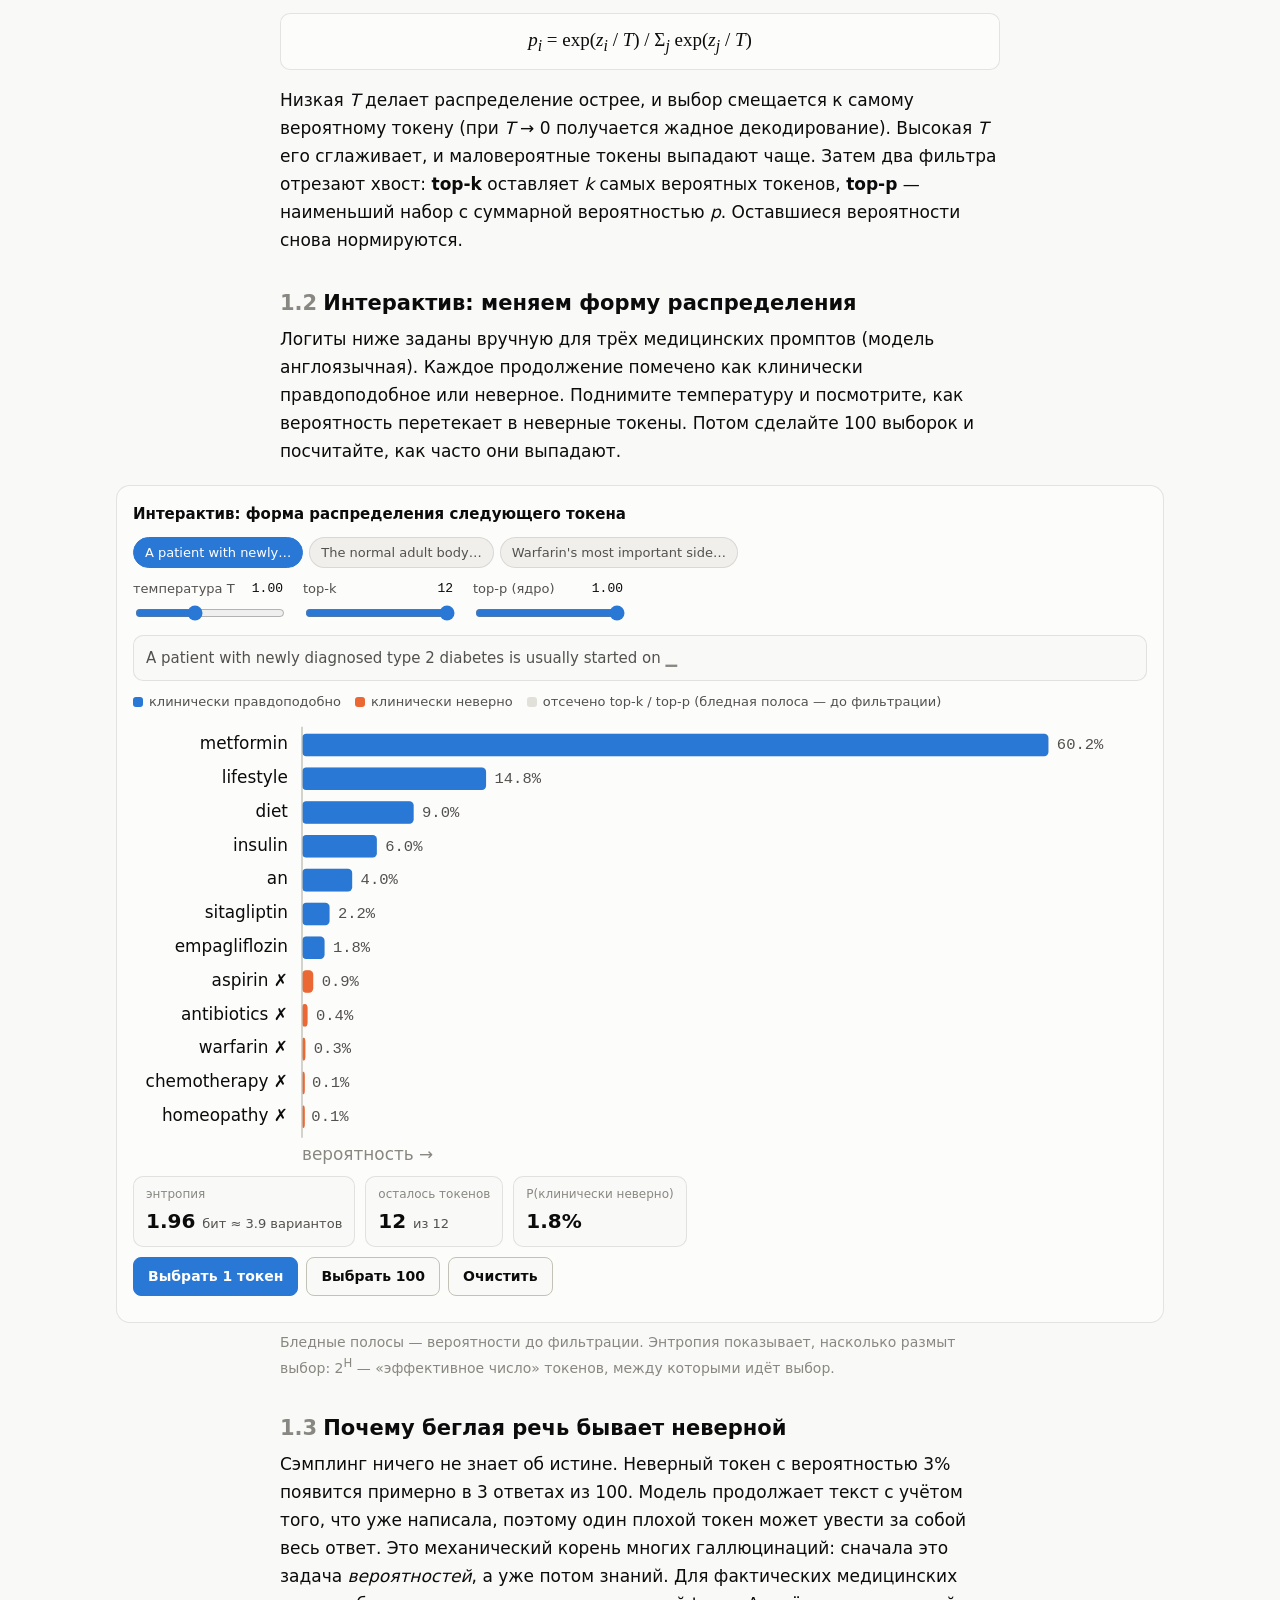
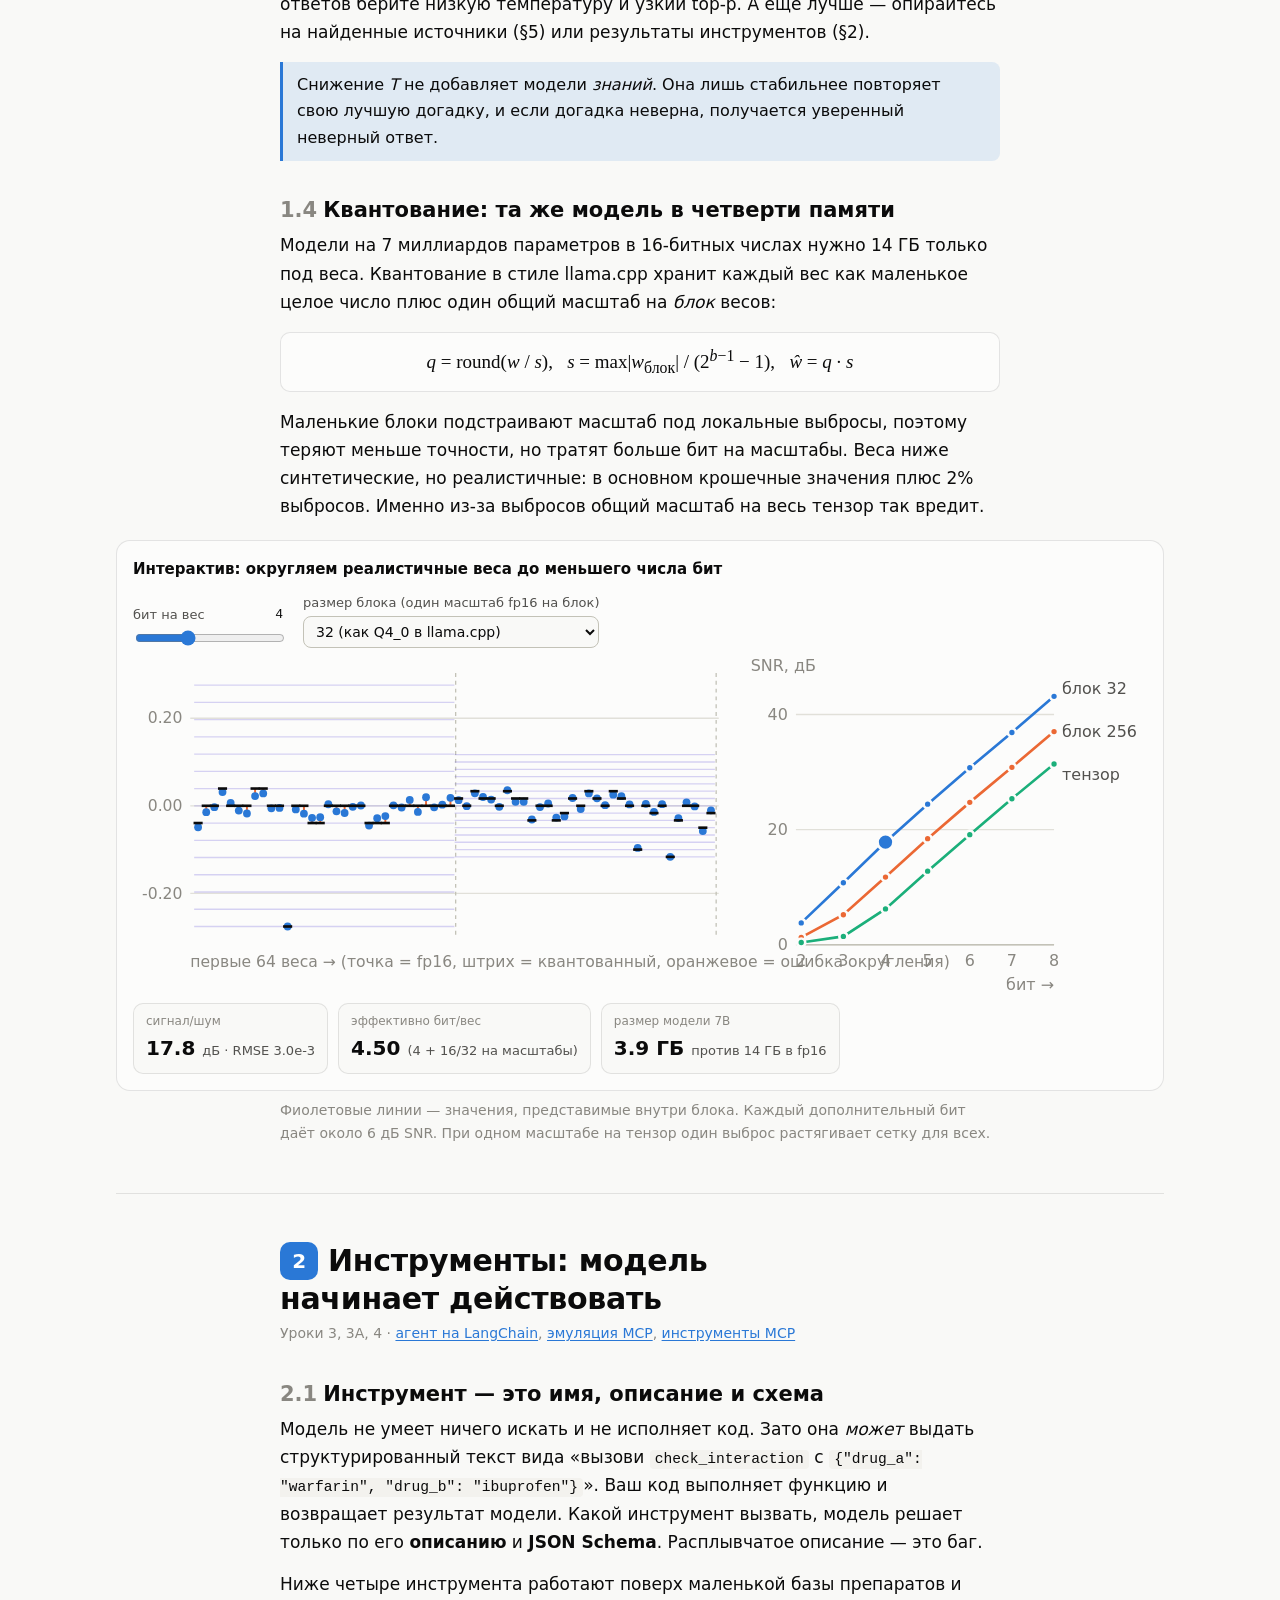
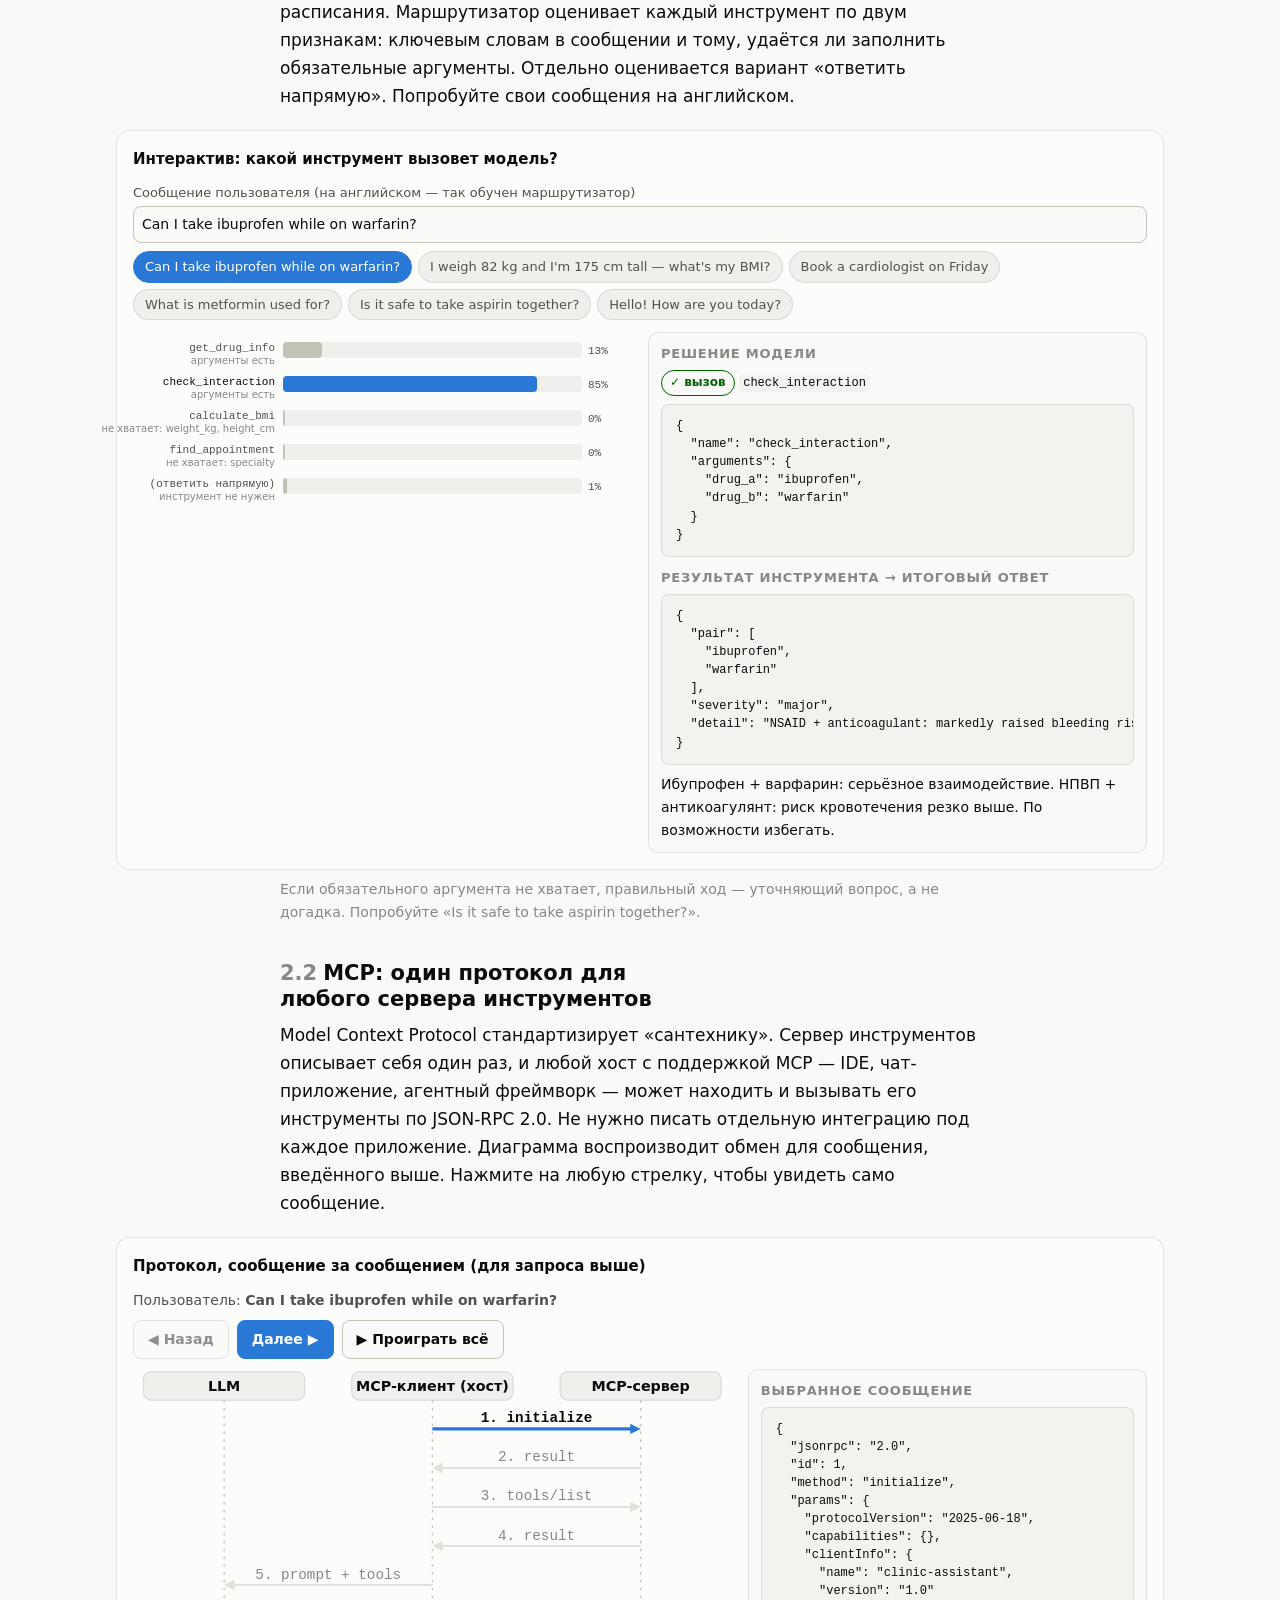
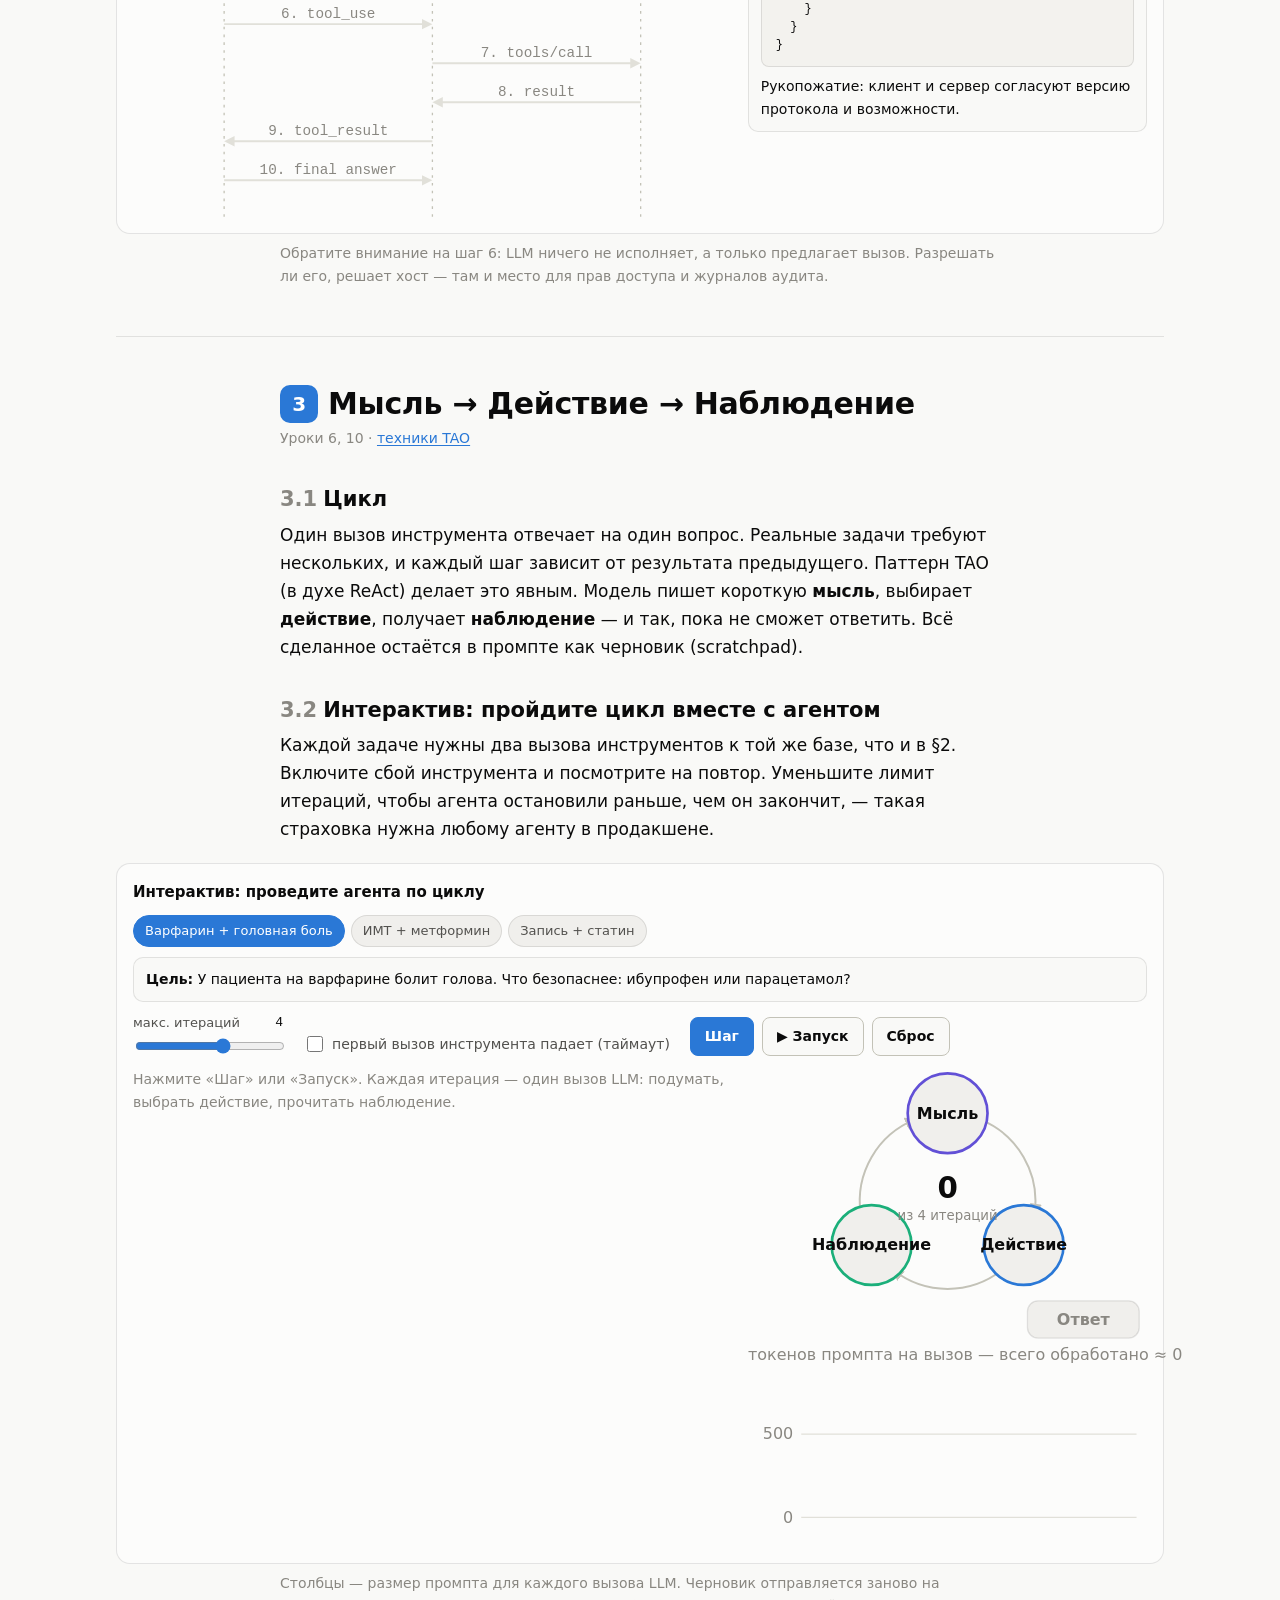
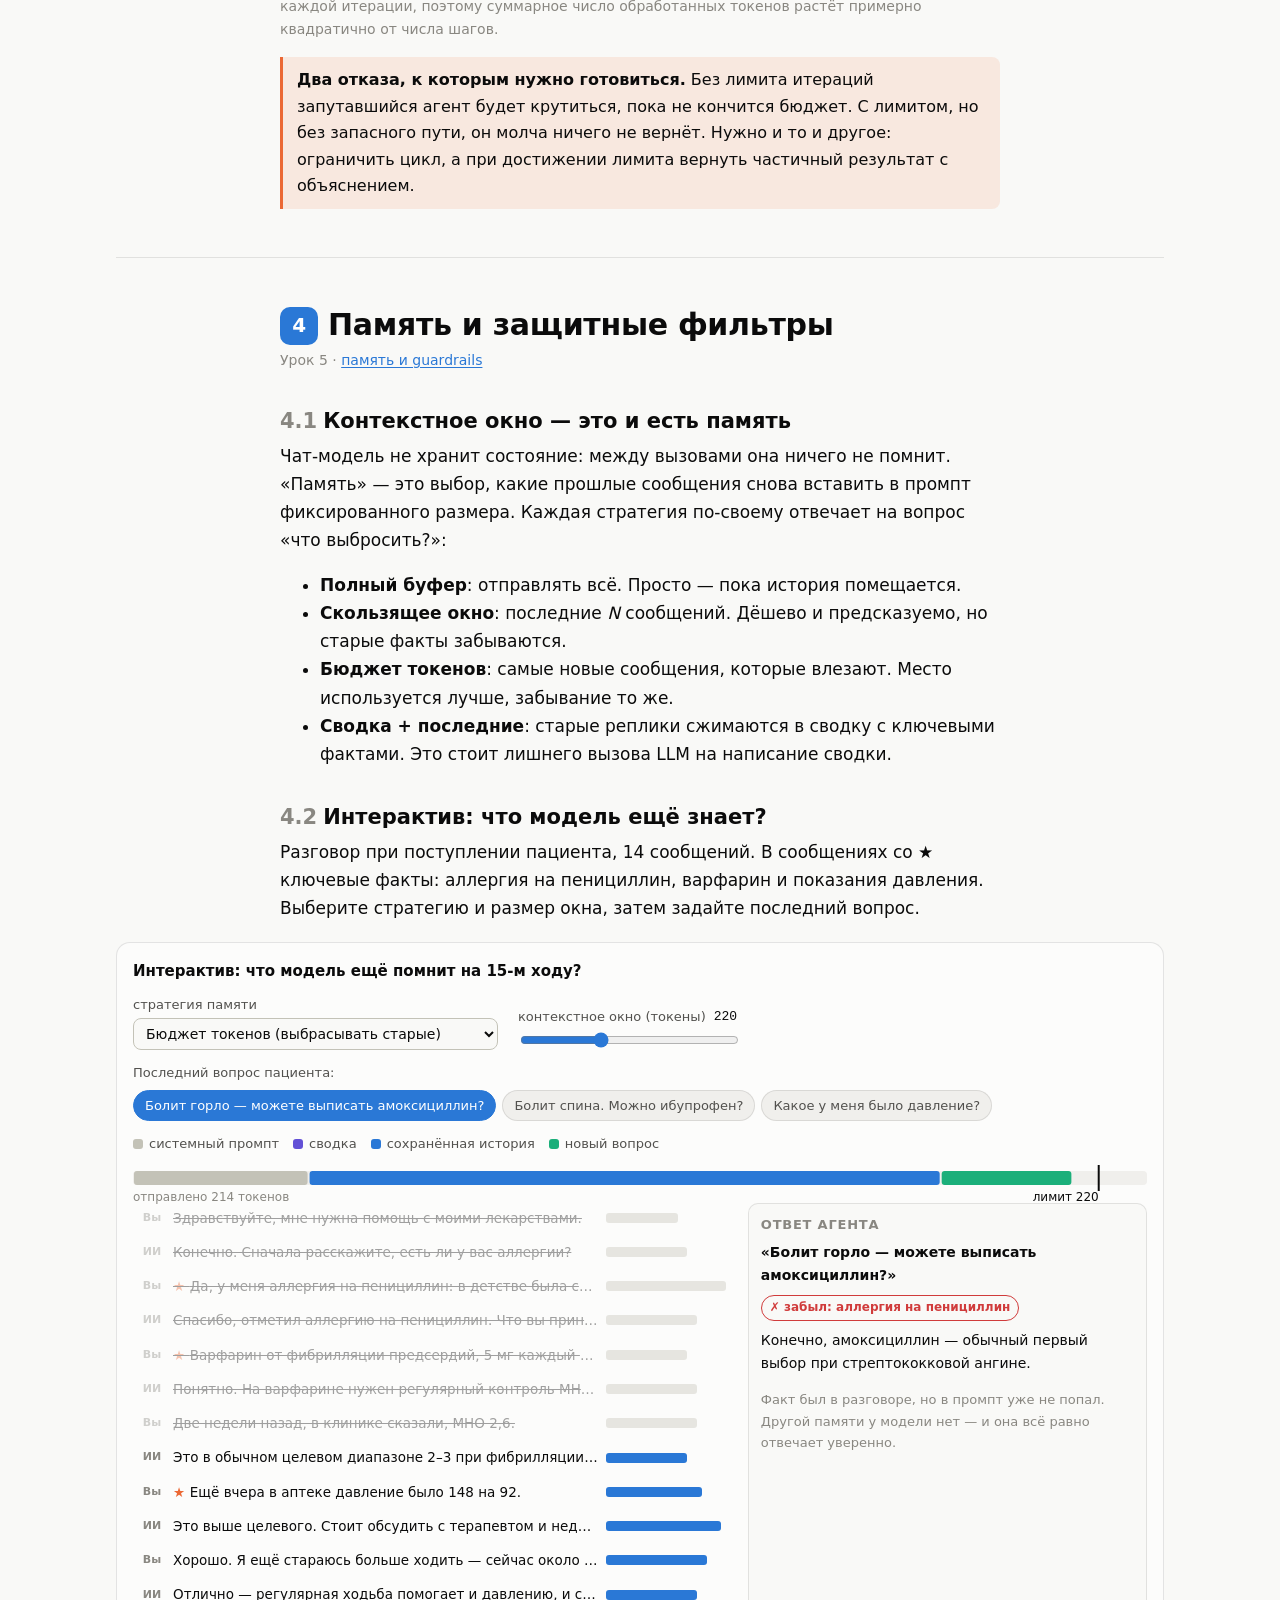
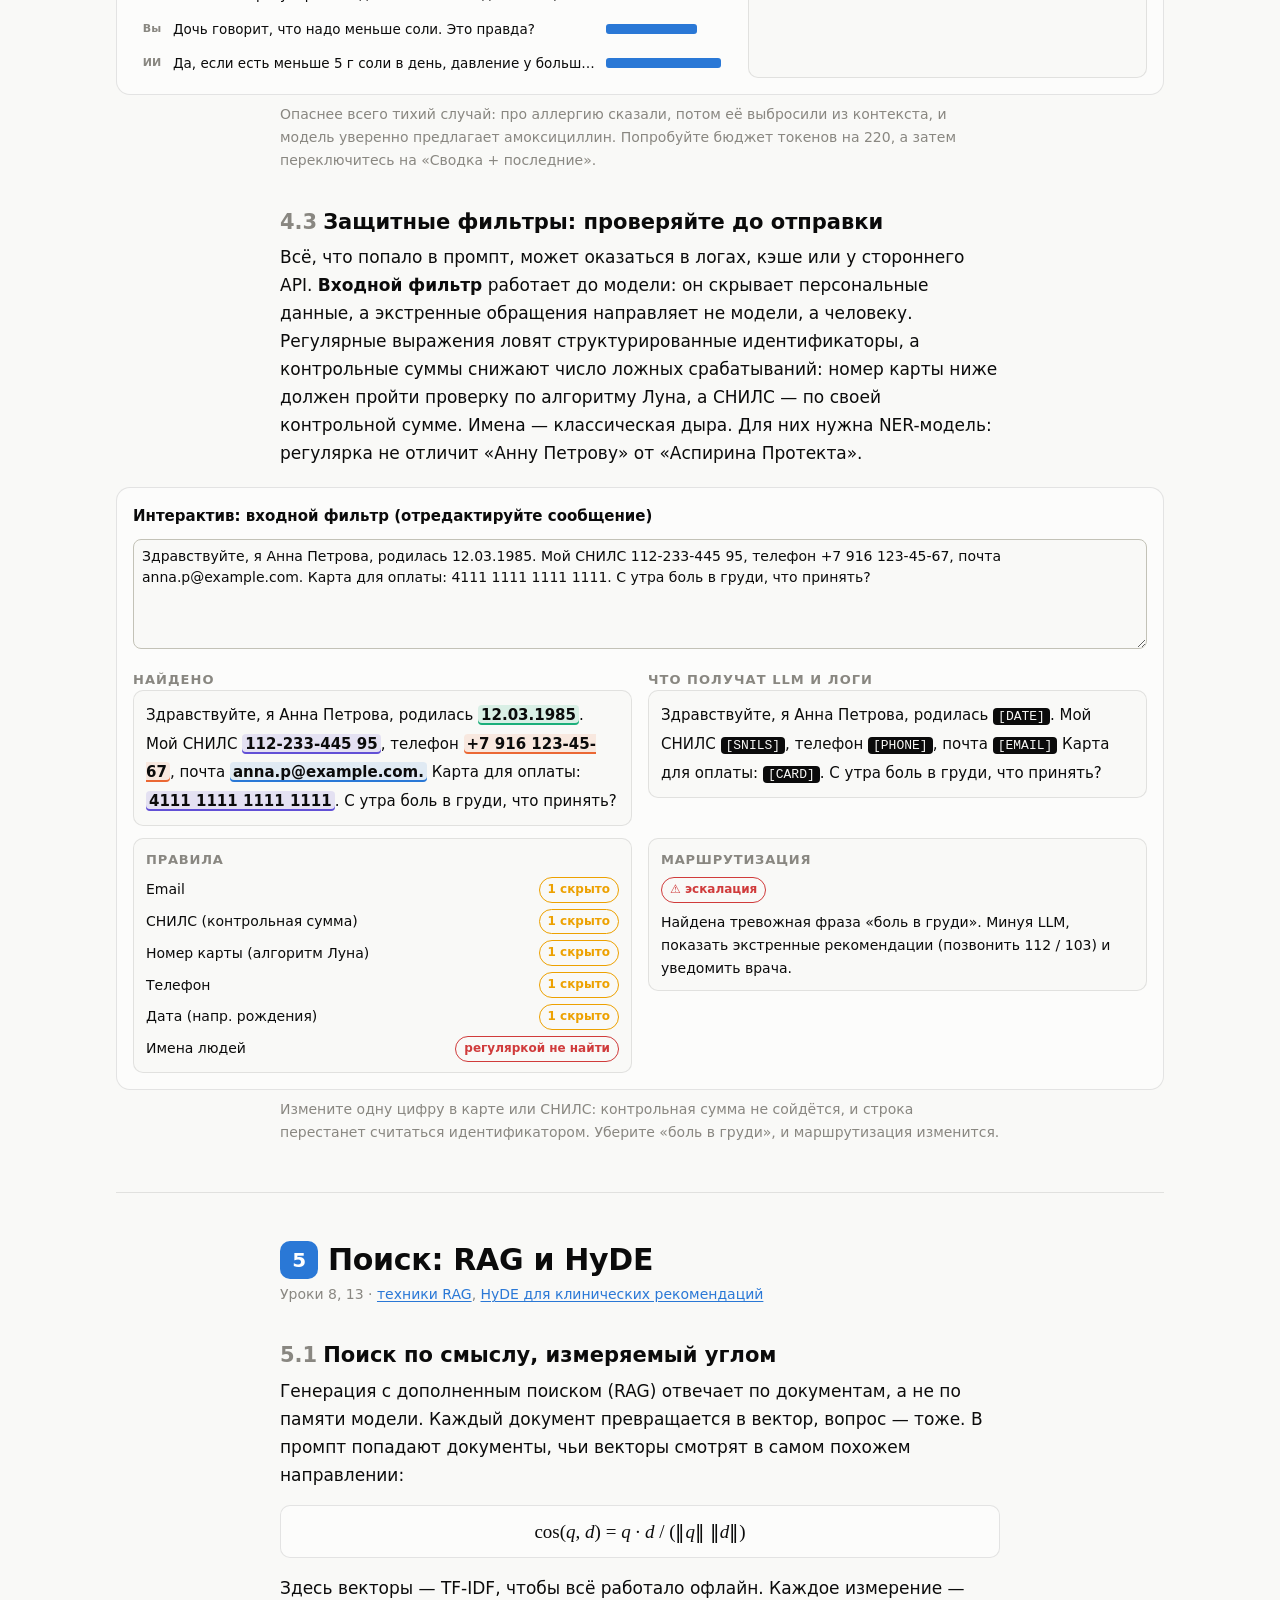
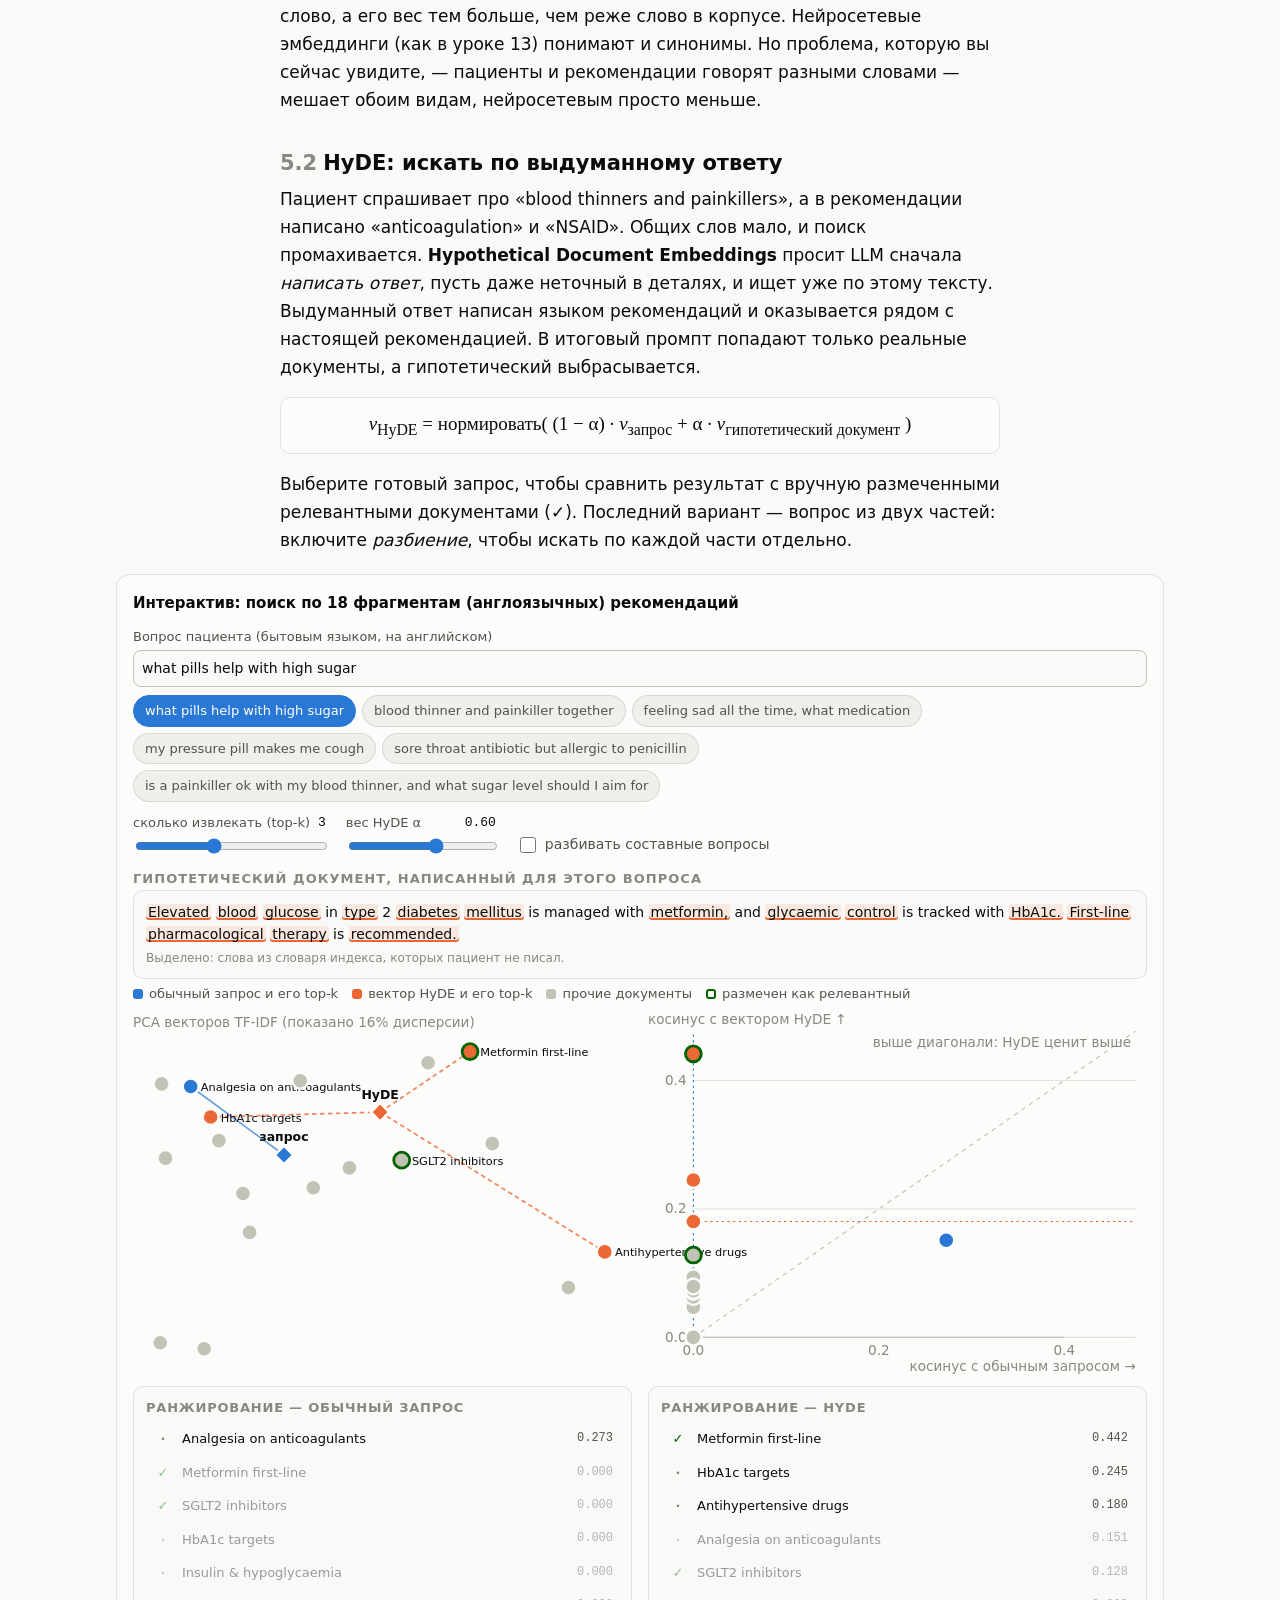
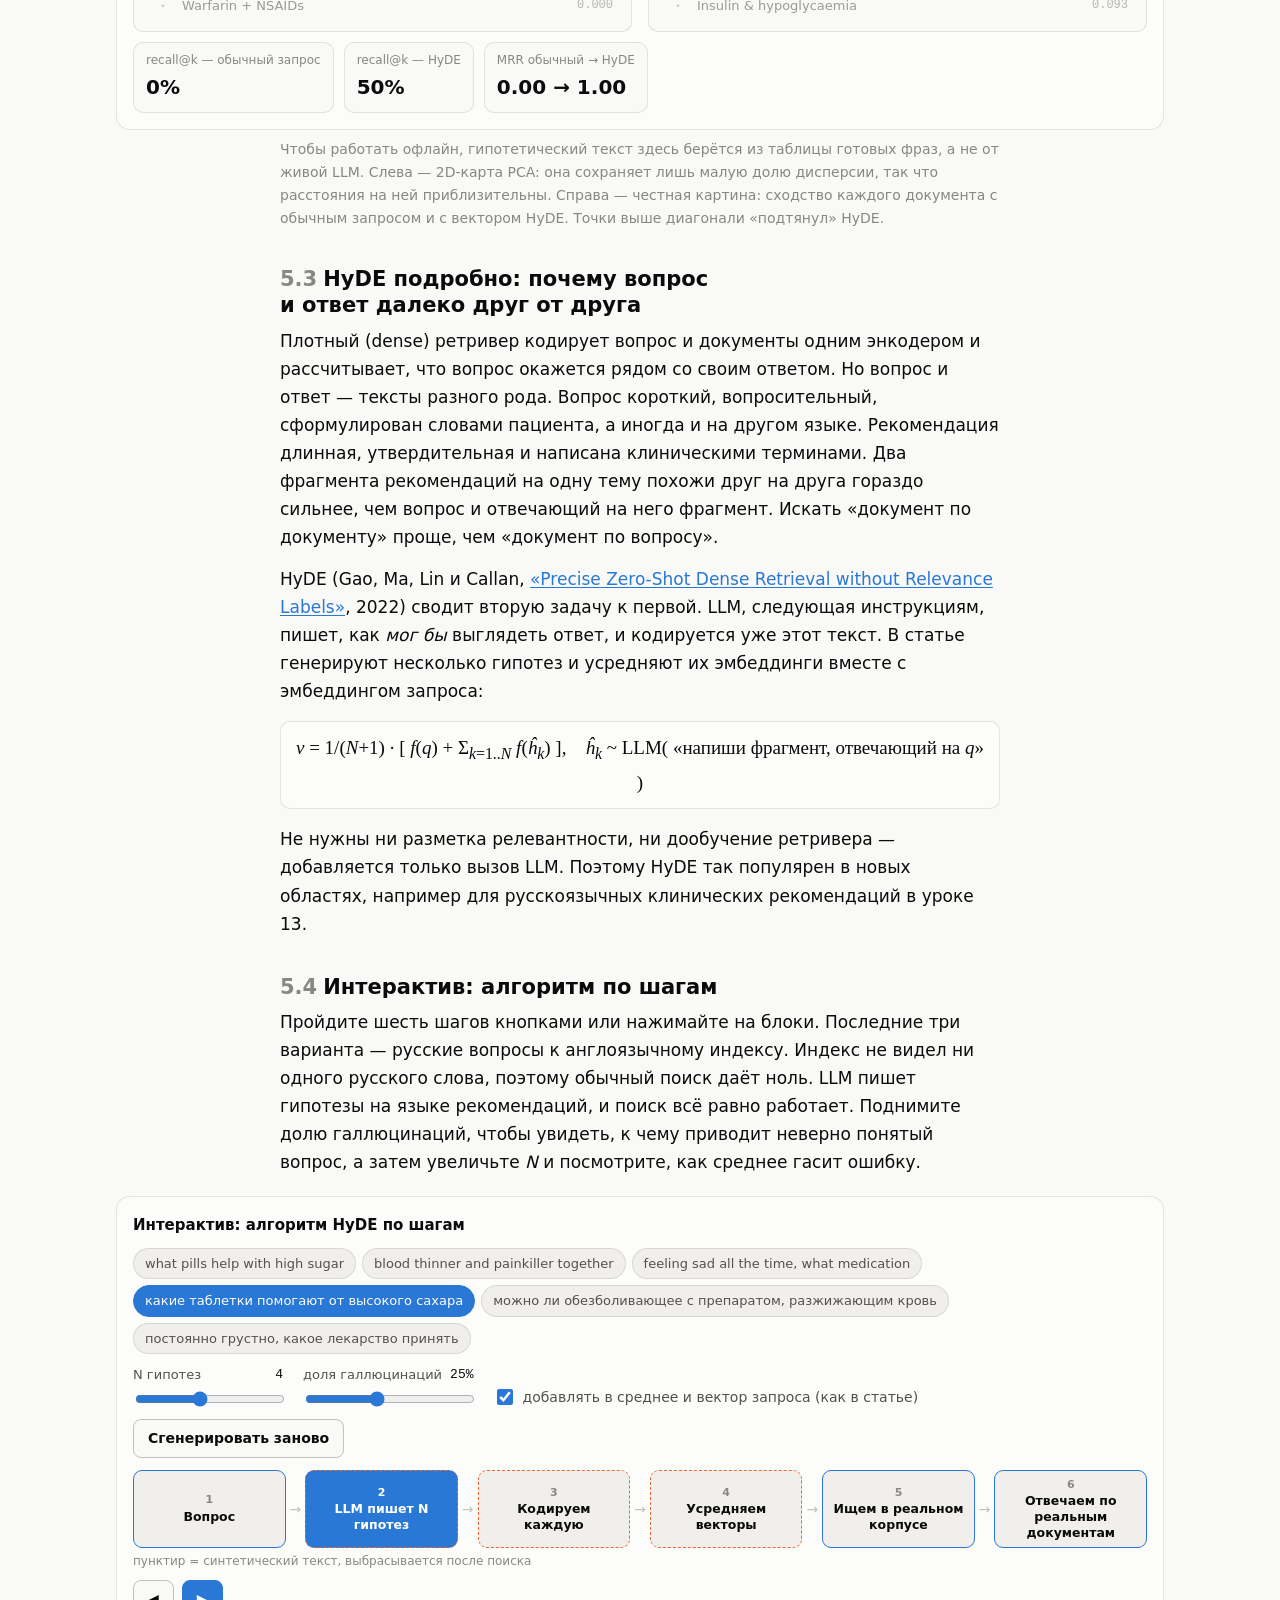
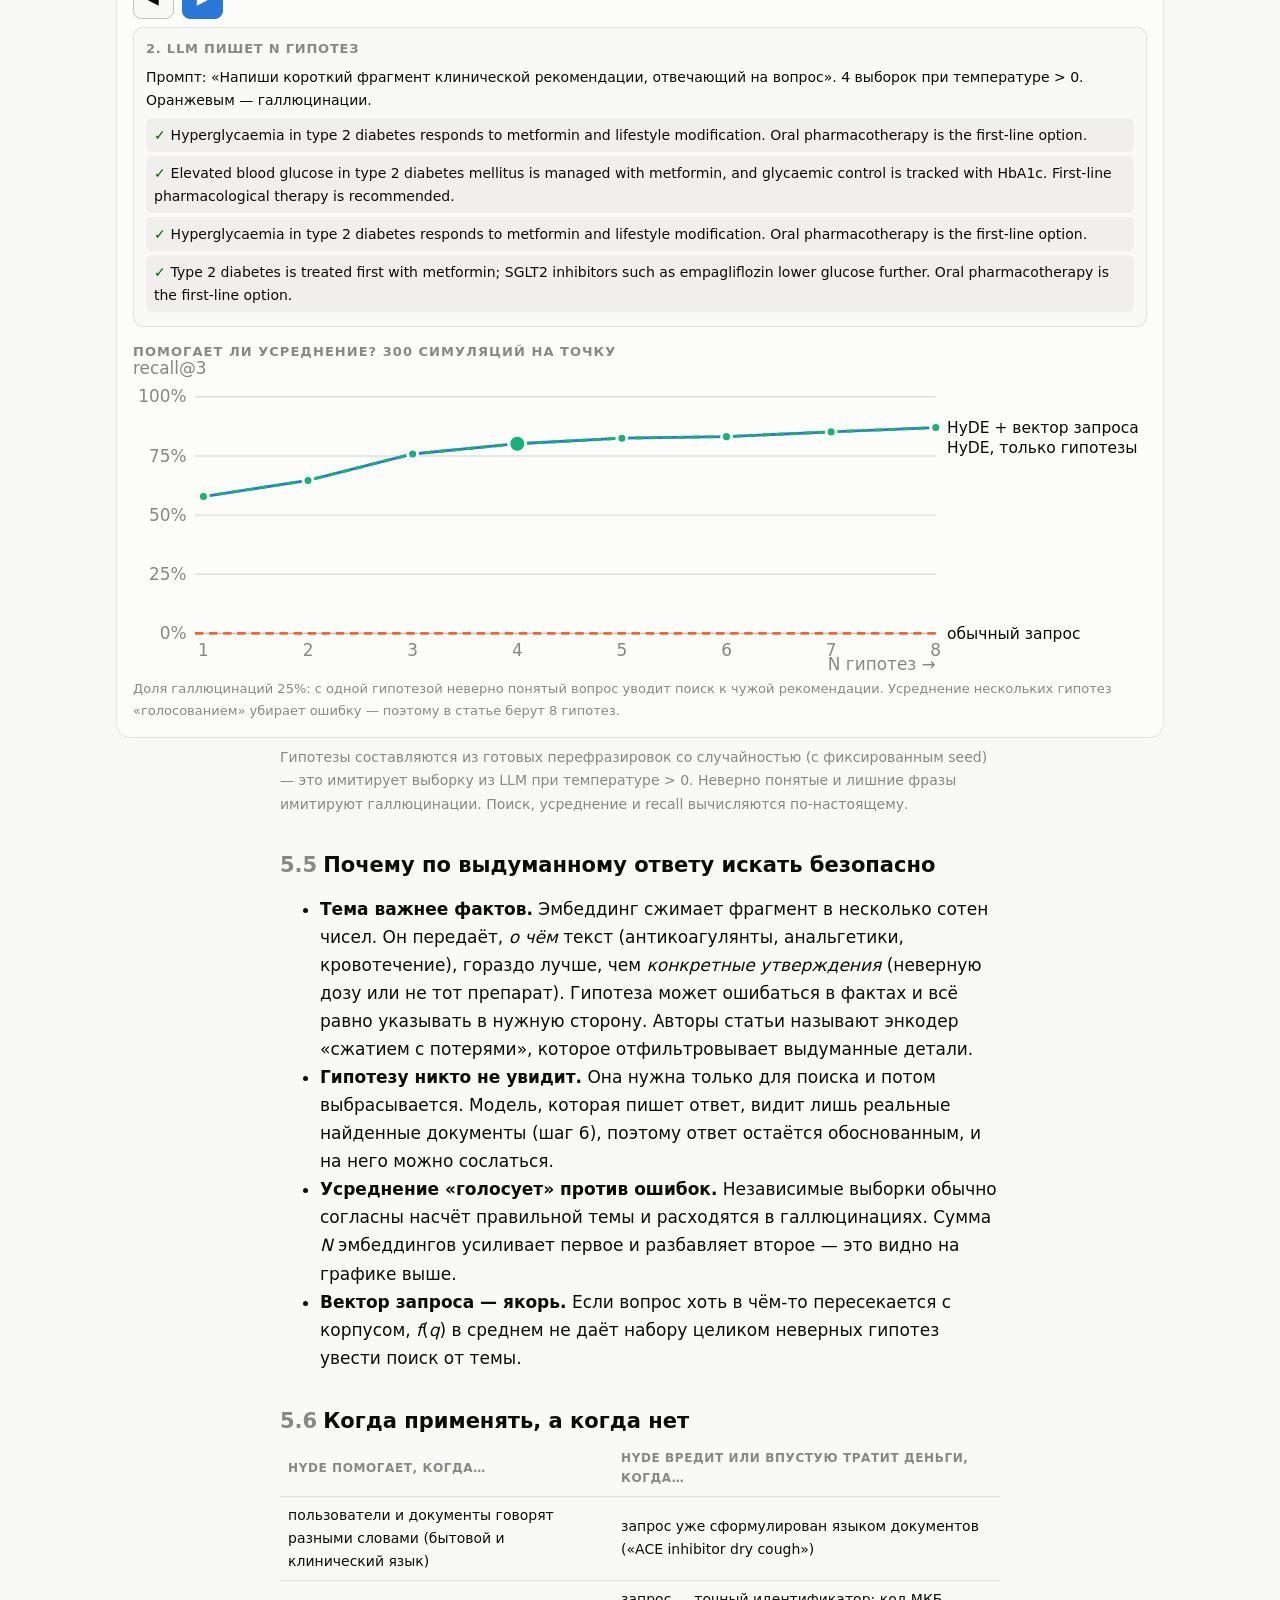
<file: docs/explainer/ru/index.html>
<!DOCTYPE html>
<html lang="ru">
<head>
  <meta charset="UTF-8">
  <meta name="viewport" content="width=device-width, initial-scale=1.0">
  <title>LLM-агенты: интерактивный разбор</title>
  <meta name="description" content="Интерактивный разбор LLM-агентов, где всё считается прямо в браузере: сэмплинг, квантование, инструменты и MCP, цикл «мысль — действие — наблюдение», память, защитные фильтры, RAG и HyDE, DSPy, мультиагентные системы, LLM-судья и проверка фактов по графу знаний.">
  <meta property="og:title" content="LLM-агенты: от одного токена до команды агентов">
  <meta property="og:description" content="Восемь глав и тринадцать живых иллюстраций. Каждое число на странице вычисляется в вашем браузере.">
  <script>try { var t = localStorage.getItem('theme'); if (t) document.documentElement.dataset.theme = t; } catch (e) {}</script>
  <link rel="alternate" hreflang="en" href="../">
  <link rel="alternate" hreflang="ru" href="./">
  <link rel="icon" type="image/svg+xml" href="../../favicon.svg">
  <link rel="stylesheet" href="../explainer.css">
</head>
<body>
  <noscript><div class="noscript-warn">Иллюстрации на этой странице вычисляются на JavaScript. Включите его, чтобы ими пользоваться.</div></noscript>

  <header class="topbar">
    <div class="topbar-inner">
      <a class="brand" href="#top">Разбор агентов</a>
      <nav class="toc" aria-label="Главы">
        <a href="#s1">1 Токены</a>
        <a href="#s2">2 Инструменты</a>
        <a href="#s3">3 TAO</a>
        <a href="#s4">4 Память</a>
        <a href="#s5">5 RAG</a>
        <a href="#s6">6 DSPy</a>
        <a href="#s7">7 Команды</a>
        <a href="#s8">8 Графы</a>
        <a href="#lessons">Уроки</a>
      </nav>
      <a class="back-link" href="../../">← К курсу</a>
      <a class="lang-link" href="../" hreflang="en" lang="en" title="English version">EN</a>
      <div class="theme-switch" role="group" aria-label="Цветовая тема">
        <button type="button" data-theme-set="light" aria-pressed="false">☀︎ <span class="tl">Светлая</span></button>
        <button type="button" data-theme-set="dark" aria-pressed="false">☾ <span class="tl">Тёмная</span></button>
      </div>
    </div>
  </header>

  <main id="top">
    <section class="hero prose">
      <div class="kicker">Интерактивное приложение к курсу LLM_AI_agents</div>
      <h1>От одного токена до команды агентов</h1>
      <p class="lede">Агент — это языковая модель в цикле. Она предсказывает текст, вызывает инструменты, читает ответ и решает, что делать дальше.
        На этой странице мы разбираем этот цикл по частям, с иллюстрациями, которые можно трогать.</p>
      <p class="lede">Здесь нет заранее записанных анимаций. Каждая вероятность, сходство, точность и вердикт вычисляются в вашем браузере
        по показанным данным.</p>
    </section>

    <div class="index-grid">
      <a class="index-card" href="#s1"><div class="n">1</div><h3>Выбор следующего токена</h3><p>Температура, top-k, top-p, откуда берутся галлюцинации, и квантование.</p><div class="lessons">Уроки 1–2</div></a>
      <a class="index-card" href="#s2"><div class="n">2</div><h3>Инструменты и MCP</h3><p>Как модель выбирает инструмент, заполняет аргументы и общается с сервером по JSON-RPC.</p><div class="lessons">Уроки 3, 3A, 4</div></a>
      <a class="index-card" href="#s3"><div class="n">3</div><h3>Мысль → Действие → Наблюдение</h3><p>Пошаговый агент, сбои инструментов и растущий счёт за токены.</p><div class="lessons">Уроки 6, 10</div></a>
      <a class="index-card" href="#s4"><div class="n">4</div><h3>Память и защитные фильтры</h3><p>Что помещается в контекстное окно, а что туда попадать не должно.</p><div class="lessons">Урок 5</div></a>
      <a class="index-card" href="#s5"><div class="n">5</div><h3>RAG и HyDE</h3><p>Эмбеддинги, косинусный поиск, разбиение вопроса и HyDE подробно: как работает, почему работает, когда подводит.</p><div class="lessons">Уроки 8, 13</div></a>
      <a class="index-card" href="#s6"><div class="n">6</div><h3>DSPy: компилировать, а не подбирать</h3><p>Подбор few-shot примеров на dev-выборке и проверка на тестовой.</p><div class="lessons">Урок 9</div></a>
      <a class="index-card" href="#s7"><div class="n">7</div><h3>Команды агентов и их оценка</h3><p>Цикл с критиком, калибровка LLM-судьи и компромиссы рубрики.</p><div class="lessons">Уроки 6, 7</div></a>
      <a class="index-card" href="#s8"><div class="n">8</div><h3>Проверка фактов по графу</h3><p>Утверждения как тройки, вердикты по рёбрам и передача сообщений.</p><div class="lessons">Уроки 11–13</div></a>
    </div>

    <div class="prose tips" style="margin-top:20px">
      <b>Как читать иллюстрации</b>
      <ul>
        <li>Наведите курсор на столбец, точку, ребро или строку, чтобы увидеть точные значения.</li>
        <li>Любой элемент управления пересчитывает всё сразу. Готовые варианты — это «чипсы», а в поля ввода можно писать что угодно.</li>
        <li>Демо-модели и база рекомендаций — англоязычные, как и данные в ноутбуках курса. В главе 5 это пригодится: русский вопрос по английской базе — ровно та задача, которую решает HyDE.</li>
        <li>Медицинское содержание упрощено для обучения. Это не врачебная рекомендация.</li>
      </ul>
    </div>

    <!-- ============ 1 ============ -->
    <section class="chapter" id="s1">
      <div class="prose">
        <h2><span class="num">1</span>Модель выбирает следующий токен</h2>
        <p class="from">Уроки 1–2 · <a href="https://github.com/D2718281828nis/LLM_AI_agents/blob/main/lesson-1_LLM_base_inference.ipynb">базовый инференс</a>, <a href="https://github.com/D2718281828nis/LLM_AI_agents/blob/main/lesson-2_Llama_example_inference.ipynb">llama.cpp и квантование</a></p>

        <h3><span class="sub">1.1</span>От оценок к вероятностям</h3>
        <p>Для каждой позиции сеть выдаёт по одной оценке — <em>логиту</em> <var>z</var> — на каждый токен словаря. Softmax превращает их в
          вероятности. <strong>Температура</strong> <var>T</var> сначала делит логиты:</p>
        <div class="math"><var>p</var><sub><var>i</var></sub> = exp(<var>z</var><sub><var>i</var></sub> / <var>T</var>) / Σ<sub><var>j</var></sub> exp(<var>z</var><sub><var>j</var></sub> / <var>T</var>)</div>
        <p>Низкая <var>T</var> делает распределение острее, и выбор смещается к самому вероятному токену (при <var>T</var> → 0 получается жадное
          декодирование). Высокая <var>T</var> его сглаживает, и маловероятные токены выпадают чаще. Затем два фильтра отрезают хвост: <strong>top-k</strong>
          оставляет <var>k</var> самых вероятных токенов, <strong>top-p</strong> — наименьший набор с суммарной вероятностью <var>p</var>. Оставшиеся
          вероятности снова нормируются.</p>

        <h3><span class="sub">1.2</span>Интерактив: меняем форму распределения</h3>
        <p>Логиты ниже заданы вручную для трёх медицинских промптов (модель англоязычная). Каждое продолжение помечено как клинически
          правдоподобное или неверное. Поднимите температуру и посмотрите, как вероятность перетекает в неверные токены. Потом сделайте
          100 выборок и посчитайте, как часто они выпадают.</p>
      </div>
      <div class="fig" data-fig="sampling"></div>
      <p class="fig-caption">Бледные полосы — вероятности до фильтрации. Энтропия показывает, насколько размыт выбор: 2<sup>H</sup> — «эффективное число» токенов, между которыми идёт выбор.</p>

      <div class="prose">
        <h3><span class="sub">1.3</span>Почему беглая речь бывает неверной</h3>
        <p>Сэмплинг ничего не знает об истине. Неверный токен с вероятностью 3% появится примерно в 3 ответах из 100. Модель продолжает
          текст с учётом того, что уже написала, поэтому один плохой токен может увести за собой весь ответ. Это механический корень
          многих галлюцинаций: сначала это задача <em>вероятностей</em>, а уже потом знаний. Для фактических медицинских ответов берите
          низкую температуру и узкий top-p. А ещё лучше — опирайтесь на найденные источники (§5) или результаты инструментов (§2).</p>
        <div class="callout">Снижение <var>T</var> не добавляет модели <em>знаний</em>. Она лишь стабильнее повторяет свою лучшую догадку, и если догадка неверна, получается уверенный неверный ответ.</div>

        <h3><span class="sub">1.4</span>Квантование: та же модель в четверти памяти</h3>
        <p>Модели на 7 миллиардов параметров в 16-битных числах нужно 14 ГБ только под веса. Квантование в стиле llama.cpp хранит каждый вес
          как маленькое целое число плюс один общий масштаб на <em>блок</em> весов:</p>
        <div class="math"><var>q</var> = round(<var>w</var> / <var>s</var>), &nbsp; <var>s</var> = max|<var>w</var><sub>блок</sub>| / (2<sup><var>b</var>−1</sup> − 1), &nbsp; <var>ŵ</var> = <var>q</var> · <var>s</var></div>
        <p>Маленькие блоки подстраивают масштаб под локальные выбросы, поэтому теряют меньше точности, но тратят больше бит на масштабы. Веса ниже
          синтетические, но реалистичные: в основном крошечные значения плюс 2% выбросов. Именно из-за выбросов общий масштаб на весь тензор так вредит.</p>
      </div>
      <div class="fig" data-fig="quant"></div>
      <p class="fig-caption">Фиолетовые линии — значения, представимые внутри блока. Каждый дополнительный бит даёт около 6 дБ SNR. При одном масштабе на тензор один выброс растягивает сетку для всех.</p>
    </section>

    <!-- ============ 2 ============ -->
    <section class="chapter" id="s2">
      <div class="prose">
        <h2><span class="num">2</span>Инструменты: модель начинает действовать</h2>
        <p class="from">Уроки 3, 3A, 4 · <a href="https://github.com/D2718281828nis/LLM_AI_agents/blob/main/lesson-3_simple_agent_Langchain.ipynb">агент на LangChain</a>, <a href="https://github.com/D2718281828nis/LLM_AI_agents/blob/main/lesson-3A_MCP_example_emulation.ipynb">эмуляция MCP</a>, <a href="https://github.com/D2718281828nis/LLM_AI_agents/blob/main/lesson-4_MCP_tools.ipynb">инструменты MCP</a></p>

        <h3><span class="sub">2.1</span>Инструмент — это имя, описание и схема</h3>
        <p>Модель не умеет ничего искать и не исполняет код. Зато она <em>может</em> выдать структурированный текст вида «вызови
          <code>check_interaction</code> с <code>{"drug_a": "warfarin", "drug_b": "ibuprofen"}</code>». Ваш код выполняет функцию и возвращает
          результат модели. Какой инструмент вызвать, модель решает только по его <strong>описанию</strong> и <strong>JSON Schema</strong>.
          Расплывчатое описание — это баг.</p>
        <p>Ниже четыре инструмента работают поверх маленькой базы препаратов и расписания. Маршрутизатор оценивает каждый инструмент по двум
          признакам: ключевым словам в сообщении и тому, удаётся ли заполнить обязательные аргументы. Отдельно оценивается вариант «ответить
          напрямую». Попробуйте свои сообщения на английском.</p>
      </div>
      <div class="fig" data-fig="tools"></div>
      <p class="fig-caption">Если обязательного аргумента не хватает, правильный ход — уточняющий вопрос, а не догадка. Попробуйте «Is it safe to take aspirin together?».</p>

      <div class="prose">
        <h3><span class="sub">2.2</span>MCP: один протокол для любого сервера инструментов</h3>
        <p>Model Context Protocol стандартизирует «сантехнику». Сервер инструментов описывает себя один раз, и любой хост с поддержкой MCP —
          IDE, чат-приложение, агентный фреймворк — может находить и вызывать его инструменты по JSON-RPC 2.0. Не нужно писать отдельную
          интеграцию под каждое приложение. Диаграмма воспроизводит обмен для сообщения, введённого выше. Нажмите на любую стрелку, чтобы
          увидеть само сообщение.</p>
      </div>
      <div class="fig" data-fig="mcp"></div>
      <p class="fig-caption">Обратите внимание на шаг 6: LLM ничего не исполняет, а только предлагает вызов. Разрешать ли его, решает хост — там и место для прав доступа и журналов аудита.</p>
    </section>

    <!-- ============ 3 ============ -->
    <section class="chapter" id="s3">
      <div class="prose">
        <h2><span class="num">3</span>Мысль → Действие → Наблюдение</h2>
        <p class="from">Уроки 6, 10 · <a href="https://github.com/D2718281828nis/LLM_AI_agents/blob/main/lesson-10_TAO_think_act_observe_techniques.ipynb">техники TAO</a></p>

        <h3><span class="sub">3.1</span>Цикл</h3>
        <p>Один вызов инструмента отвечает на один вопрос. Реальные задачи требуют нескольких, и каждый шаг зависит от результата предыдущего.
          Паттерн TAO (в духе ReAct) делает это явным. Модель пишет короткую <strong>мысль</strong>, выбирает <strong>действие</strong>, получает
          <strong>наблюдение</strong> — и так, пока не сможет ответить. Всё сделанное остаётся в промпте как черновик (scratchpad).</p>

        <h3><span class="sub">3.2</span>Интерактив: пройдите цикл вместе с агентом</h3>
        <p>Каждой задаче нужны два вызова инструментов к той же базе, что и в §2. Включите сбой инструмента и посмотрите на повтор. Уменьшите
          лимит итераций, чтобы агента остановили раньше, чем он закончит, — такая страховка нужна любому агенту в продакшене.</p>
      </div>
      <div class="fig" data-fig="tao"></div>
      <p class="fig-caption">Столбцы — размер промпта для каждого вызова LLM. Черновик отправляется заново на каждой итерации, поэтому суммарное число обработанных токенов растёт примерно квадратично от числа шагов.</p>

      <div class="prose">
        <div class="callout warn"><b>Два отказа, к которым нужно готовиться.</b> Без лимита итераций запутавшийся агент будет крутиться, пока не кончится бюджет.
          С лимитом, но без запасного пути, он молча ничего не вернёт. Нужно и то и другое: ограничить цикл, а при достижении лимита вернуть частичный результат с объяснением.</div>
      </div>
    </section>

    <!-- ============ 4 ============ -->
    <section class="chapter" id="s4">
      <div class="prose">
        <h2><span class="num">4</span>Память и защитные фильтры</h2>
        <p class="from">Урок 5 · <a href="https://github.com/D2718281828nis/LLM_AI_agents/blob/main/lesson-5_Memory_and_Guardrails_Agents.ipynb">память и guardrails</a></p>

        <h3><span class="sub">4.1</span>Контекстное окно — это и есть память</h3>
        <p>Чат-модель не хранит состояние: между вызовами она ничего не помнит. «Память» — это выбор, какие прошлые сообщения снова вставить в
          промпт фиксированного размера. Каждая стратегия по-своему отвечает на вопрос «что выбросить?»:</p>
        <ul>
          <li><b>Полный буфер</b>: отправлять всё. Просто — пока история помещается.</li>
          <li><b>Скользящее окно</b>: последние <var>N</var> сообщений. Дёшево и предсказуемо, но старые факты забываются.</li>
          <li><b>Бюджет токенов</b>: самые новые сообщения, которые влезают. Место используется лучше, забывание то же.</li>
          <li><b>Сводка + последние</b>: старые реплики сжимаются в сводку с ключевыми фактами. Это стоит лишнего вызова LLM на написание сводки.</li>
        </ul>

        <h3><span class="sub">4.2</span>Интерактив: что модель ещё знает?</h3>
        <p>Разговор при поступлении пациента, 14 сообщений. В сообщениях со ★ ключевые факты: аллергия на пенициллин, варфарин и
          показания давления. Выберите стратегию и размер окна, затем задайте последний вопрос.</p>
      </div>
      <div class="fig" data-fig="memory"></div>
      <p class="fig-caption">Опаснее всего тихий случай: про аллергию сказали, потом её выбросили из контекста, и модель уверенно предлагает амоксициллин. Попробуйте бюджет токенов на 220, а затем переключитесь на «Сводка + последние».</p>

      <div class="prose">
        <h3><span class="sub">4.3</span>Защитные фильтры: проверяйте до отправки</h3>
        <p>Всё, что попало в промпт, может оказаться в логах, кэше или у стороннего API. <strong>Входной фильтр</strong> работает до модели: он
          скрывает персональные данные, а экстренные обращения направляет не модели, а человеку. Регулярные выражения ловят структурированные
          идентификаторы, а контрольные суммы снижают число ложных срабатываний: номер карты ниже должен пройти проверку по алгоритму Луна, а
          СНИЛС — по своей контрольной сумме. Имена — классическая дыра. Для них нужна NER-модель: регулярка не отличит «Анну Петрову» от «Аспирина Протекта».</p>
      </div>
      <div class="fig" data-fig="guard"></div>
      <p class="fig-caption">Измените одну цифру в карте или СНИЛС: контрольная сумма не сойдётся, и строка перестанет считаться идентификатором. Уберите «боль в груди», и маршрутизация изменится.</p>
    </section>

    <!-- ============ 5 ============ -->
    <section class="chapter" id="s5">
      <div class="prose">
        <h2><span class="num">5</span>Поиск: RAG и HyDE</h2>
        <p class="from">Уроки 8, 13 · <a href="https://github.com/D2718281828nis/LLM_AI_agents/blob/main/lesson-8_Different_RAG_techniques.ipynb">техники RAG</a>, <a href="https://github.com/D2718281828nis/LLM_AI_agents/blob/main/lesson-13_HyDE_Russian_Clinical_Guidelines.ipynb">HyDE для клинических рекомендаций</a></p>

        <h3><span class="sub">5.1</span>Поиск по смыслу, измеряемый углом</h3>
        <p>Генерация с дополненным поиском (RAG) отвечает по документам, а не по памяти модели. Каждый документ превращается в вектор, вопрос —
          тоже. В промпт попадают документы, чьи векторы смотрят в самом похожем направлении:</p>
        <div class="math">cos(<var>q</var>, <var>d</var>) = <var>q</var> · <var>d</var> / (‖<var>q</var>‖ ‖<var>d</var>‖)</div>
        <p>Здесь векторы — TF-IDF, чтобы всё работало офлайн. Каждое измерение — слово, а его вес тем больше, чем реже слово в корпусе. Нейросетевые
          эмбеддинги (как в уроке 13) понимают и синонимы. Но проблема, которую вы сейчас увидите, — пациенты и рекомендации говорят разными словами —
          мешает обоим видам, нейросетевым просто меньше.</p>

        <h3><span class="sub">5.2</span>HyDE: искать по выдуманному ответу</h3>
        <p>Пациент спрашивает про «blood thinners and painkillers», а в рекомендации написано «anticoagulation» и «NSAID». Общих слов мало, и поиск
          промахивается. <strong>Hypothetical Document Embeddings</strong> просит LLM сначала <em>написать ответ</em>, пусть даже неточный в деталях,
          и ищет уже по этому тексту. Выдуманный ответ написан языком рекомендаций и оказывается рядом с настоящей рекомендацией. В итоговый промпт
          попадают только реальные документы, а гипотетический выбрасывается.</p>
        <div class="math"><var>v</var><sub>HyDE</sub> = нормировать( (1 − α) · <var>v</var><sub>запрос</sub> + α · <var>v</var><sub>гипотетический документ</sub> )</div>
        <p>Выберите готовый запрос, чтобы сравнить результат с вручную размеченными релевантными документами (✓). Последний вариант — вопрос из
          двух частей: включите <em>разбиение</em>, чтобы искать по каждой части отдельно.</p>
      </div>
      <div class="fig" data-fig="rag"></div>
      <p class="fig-caption">Чтобы работать офлайн, гипотетический текст здесь берётся из таблицы готовых фраз, а не от живой LLM. Слева — 2D-карта PCA: она сохраняет лишь малую долю дисперсии, так что расстояния на ней приблизительны. Справа — честная картина: сходство каждого документа с обычным запросом и с вектором HyDE. Точки выше диагонали «подтянул» HyDE.</p>

      <div class="prose">
        <h3><span class="sub">5.3</span>HyDE подробно: почему вопрос и ответ далеко друг от друга</h3>
        <p>Плотный (dense) ретривер кодирует вопрос и документы одним энкодером и рассчитывает, что вопрос окажется рядом со своим ответом.
          Но вопрос и ответ — тексты разного рода. Вопрос короткий, вопросительный, сформулирован словами пациента, а иногда и на другом языке.
          Рекомендация длинная, утвердительная и написана клиническими терминами. Два фрагмента рекомендаций на одну тему похожи друг на друга
          гораздо сильнее, чем вопрос и отвечающий на него фрагмент. Искать «документ по документу» проще, чем «документ по вопросу».</p>
        <p>HyDE (Gao, Ma, Lin и Callan, <a href="https://arxiv.org/abs/2212.10496">«Precise Zero-Shot Dense Retrieval without Relevance Labels»</a>, 2022)
          сводит вторую задачу к первой. LLM, следующая инструкциям, пишет, как <em>мог бы</em> выглядеть ответ, и кодируется уже этот текст.
          В статье генерируют несколько гипотез и усредняют их эмбеддинги вместе с эмбеддингом запроса:</p>
        <div class="math"><var>v</var> = 1/(<var>N</var>+1) · [ <var>f</var>(<var>q</var>) + Σ<sub><var>k</var>=1..<var>N</var></sub> <var>f</var>(<var>ĥ</var><sub><var>k</var></sub>) ], &nbsp;&nbsp; <var>ĥ</var><sub><var>k</var></sub> ~ LLM( «напиши фрагмент, отвечающий на <var>q</var>» )</div>
        <p>Не нужны ни разметка релевантности, ни дообучение ретривера — добавляется только вызов LLM. Поэтому HyDE так популярен в новых областях,
          например для русскоязычных клинических рекомендаций в уроке 13.</p>

        <h3><span class="sub">5.4</span>Интерактив: алгоритм по шагам</h3>
        <p>Пройдите шесть шагов кнопками или нажимайте на блоки. Последние три варианта — русские вопросы к англоязычному индексу. Индекс не
          видел ни одного русского слова, поэтому обычный поиск даёт ноль. LLM пишет гипотезы на языке рекомендаций, и поиск всё равно работает.
          Поднимите долю галлюцинаций, чтобы увидеть, к чему приводит неверно понятый вопрос, а затем увеличьте <var>N</var> и посмотрите, как
          среднее гасит ошибку.</p>
      </div>
      <div class="fig" data-fig="hyde-deep"></div>
      <p class="fig-caption">Гипотезы составляются из готовых перефразировок со случайностью (с фиксированным seed) — это имитирует выборку из LLM при температуре &gt; 0. Неверно понятые и лишние фразы имитируют галлюцинации. Поиск, усреднение и recall вычисляются по-настоящему.</p>

      <div class="prose">
        <h3><span class="sub">5.5</span>Почему по выдуманному ответу искать безопасно</h3>
        <ul>
          <li><b>Тема важнее фактов.</b> Эмбеддинг сжимает фрагмент в несколько сотен чисел. Он передаёт, <em>о чём</em> текст (антикоагулянты,
            анальгетики, кровотечение), гораздо лучше, чем <em>конкретные утверждения</em> (неверную дозу или не тот препарат). Гипотеза может
            ошибаться в фактах и всё равно указывать в нужную сторону. Авторы статьи называют энкодер «сжатием с потерями», которое отфильтровывает
            выдуманные детали.</li>
          <li><b>Гипотезу никто не увидит.</b> Она нужна только для поиска и потом выбрасывается. Модель, которая пишет ответ, видит лишь
            реальные найденные документы (шаг 6), поэтому ответ остаётся обоснованным, и на него можно сослаться.</li>
          <li><b>Усреднение «голосует» против ошибок.</b> Независимые выборки обычно согласны насчёт правильной темы и расходятся в галлюцинациях.
            Сумма <var>N</var> эмбеддингов усиливает первое и разбавляет второе — это видно на графике выше.</li>
          <li><b>Вектор запроса — якорь.</b> Если вопрос хоть в чём-то пересекается с корпусом, <var>f</var>(<var>q</var>) в среднем не даёт набору
            целиком неверных гипотез увести поиск от темы.</li>
        </ul>

        <h3><span class="sub">5.6</span>Когда применять, а когда нет</h3>
        <div style="overflow-x:auto">
        <table class="tbl">
          <thead><tr><th>HyDE помогает, когда…</th><th>HyDE вредит или впустую тратит деньги, когда…</th></tr></thead>
          <tbody>
            <tr><td>пользователи и документы говорят разными словами (бытовой и клинический язык)</td><td>запрос уже сформулирован языком документов («ACE inhibitor dry cough»)</td></tr>
            <tr><td>вопрос и корпус на разных языках (урок 13)</td><td>запрос — точный идентификатор: код МКБ, номер партии, фамилия. Нужен поиск по ключевым словам / BM25</td></tr>
            <tr><td>нет разметки релевантности, чтобы дообучить ретривер</td><td>LLM не знает предметную область: все гипотезы ошибаются одинаково, и усреднение не спасает</td></tr>
            <tr><td>вопросы короткие и недоопределённые</td><td>важна задержка: до начала поиска добавляется один (или <var>N</var>) вызов LLM</td></tr>
          </tbody>
        </table>
        </div>
        <p style="margin-top:12px">В продакшене HyDE часто работает как одна ветка гибридного ретривера. Его результаты объединяют с обычным плотным поиском
          и BM25, а объединение упорядочивает реранкер. Тогда плохая гипотеза может добавить кандидатов, но не может вытеснить хорошие.</p>

        <h3><span class="sub">5.7</span>Оценивайте поиск отдельно от генерации</h3>
        <p><b>Recall@k</b> отвечает на вопрос: какая доля документов, которые нужно было найти, попала в первые <var>k</var>? <b>MRR</b> (средний
          обратный ранг) поощряет, когда первый релевантный документ стоит ближе к началу. Если нужная рекомендация не попала в промпт, никакой
          промпт-инжиниринг ответ не исправит. Поэтому оценивайте поиск отдельно, прежде чем винить LLM. И заметьте, HyDE не бесплатен: для
          «my pressure pill makes me cough» обычный поиск уже справляется, и HyDE добавляет вызов LLM без всякой пользы.</p>
      </div>
    </section>

    <!-- ============ 6 ============ -->
    <section class="chapter" id="s6">
      <div class="prose">
        <h2><span class="num">6</span>DSPy: промпт компилируют, а не подбирают руками</h2>
        <p class="from">Урок 9 · <a href="https://github.com/D2718281828nis/LLM_AI_agents/blob/main/lesson-9_DSPy_components.ipynb">компоненты DSPy</a></p>

        <h3><span class="sub">6.1</span>Сигнатуры, модули, оптимизаторы</h3>
        <p>DSPy (<em>Declarative Self-improving Python</em>) заменяет написанные вручную строки промптов тремя частями:</p>
        <ul>
          <li><b>сигнатура</b> задаёт входы и выходы — <code>patient_message -&gt; intent</code>;</li>
          <li><b>модуль</b> определяет, как вызывать LM — <code>dspy.Predict</code>, <code>dspy.ChainOfThought</code>, …;</li>
          <li><b>оптимизатор</b> по метрике и размеченным примерам сам подбирает инструкции и few-shot примеры.</li>
        </ul>
        <p>«Компиляция» — это запуск оптимизатора. Самый простой вариант — случайный перебор наборов примеров, его и показывает иллюстрация. Он
          пробует варианты промпта, оценивает каждый на <strong>dev-выборке</strong> и оставляет лучший.</p>

        <h3><span class="sub">6.2</span>Интерактив: компилируем классификатор намерений</h3>
        <p>Пять намерений для ассистента клиники: запись, отмена, продление рецепта, симптом, результаты анализов. Пул из 25 размеченных
          (англоязычных) сообщений служит источником примеров, ещё 20 — dev-выборка, а 15 отложены для теста. Учебная «LM» классифицирует по
          сходству с описанием каждого намерения и показанными для него примерами. Она примитивна, но реагирует на примеры как настоящая модель:
          хорошие примеры учат её словам.</p>
      </div>
      <div class="fig" data-fig="dspy"></div>
      <p class="fig-caption">Чёрная отметка на нижнем столбце — результат победителя на dev. Разрыв между ней и синим столбцом теста — это переобучение оптимизатора на dev-выборке из 20 примеров. Попробуйте несколько разбиений данных.</p>

      <div class="prose">
        <h3><span class="sub">6.3</span>Что вынести</h3>
        <p>Примеры важнее формулировок. Выбирать их по измерениям лучше, чем по интуиции. А оценка, которую вы оптимизировали, оптимистична по
          построению. Держите тестовую выборку, которую оптимизатор никогда не видит: чем шире перебор, тем больше нужна dev-выборка.</p>
      </div>
    </section>

    <!-- ============ 7 ============ -->
    <section class="chapter" id="s7">
      <div class="prose">
        <h2><span class="num">7</span>Команды агентов и как их оценивать</h2>
        <p class="from">Уроки 6, 7 · <a href="https://github.com/D2718281828nis/LLM_AI_agents/blob/main/lesson-6_MultyAgent_Critical_and_Coordinator.ipynb">мультиагенты: критик и координатор</a>, <a href="https://github.com/D2718281828nis/LLM_AI_agents/blob/main/lesson-7_Score_Agent_Answer.ipynb">оценка ответов агента</a></p>

        <h3><span class="sub">7.1</span>Координатор, специалисты, критик</h3>
        <p><b>Координатор</b> делит запрос на части и раздаёт их <b>специалистам</b>: агенту-фармацевту с инструментами по препаратам,
          регистратуре с расписанием, агенту триажа с правилами тревожных признаков. Затем <b>критик</b> оценивает собранный черновик по рубрике и
          возвращает его на доработку, пока каждый критерий не превысит порог или не будет достигнут лимит раундов. Динамика качества ниже
          <em>смоделирована</em>. Настоящие здесь логика управления и компромисс, который она создаёт: каждый раунд стоит одной критики и полной переработки.</p>
      </div>
      <div class="fig" data-fig="critic"></div>
      <p class="fig-caption">Поднимите порог до 0,9: раундов и токенов становится больше, а иногда правка одного критерия роняет другой — реальный эффект правок LLM. Поставьте 0 раундов, чтобы увидеть базовый вариант с одним агентом.</p>

      <div class="prose">
        <h3><span class="sub">7.2</span>LLM-судья: доверяй, но калибруй</h3>
        <p>Вручную оценить тысячи ответов невозможно, поэтому их оценивает LLM. Прежде чем пользоваться судьёй, сравните его с выборкой человеческих
          оценок и выберите порог «зачёта», при котором согласие максимально. Сообщайте <b>κ Коэна</b>, а не долю совпадений: если зачёт получают
          55% ответов, судья, который всегда ставит «зачёт», уже совпадает с людьми в 55% случаев.</p>
        <div class="math">κ = (<var>p</var><sub>o</sub> − <var>p</var><sub>e</sub>) / (1 − <var>p</var><sub>e</sub>)</div>
        <p>Здесь <var>p</var><sub>o</sub> — наблюдаемое согласие, а <var>p</var><sub>e</sub> — согласие, ожидаемое случайно. Затем включите любовь к
          многословию. Известно, что LLM-судьи предпочитают длинные ответы, и вы увидите, как длинные, но слабые ответы проскакивают порог.</p>
      </div>
      <div class="fig" data-fig="judge"></div>
      <p class="fig-caption">Оценки людей и судьи смоделированы (с фиксированным seed). Полые точки — расхождения, точки с обводкой — длинные ответы.</p>

      <div class="prose">
        <h3><span class="sub">7.3</span>«Лучший агент» — вопрос весов</h3>
        <p>В уроке 6 сравниваются один агент, ReAct и мультиагентные схемы. Ни одна не выигрывает по всем осям: цикл с критиком самый точный и
          безопасный, но и самый медленный и дорогой. Поменяйте веса и посмотрите, как меняется рейтинг. Оценка остаётся честной, только если
          веса записаны <em>до</em> того, как вы увидели результаты.</p>
      </div>
      <div class="fig" data-fig="rubric"></div>
      <p class="fig-caption">Оценки по критериям иллюстративные (от 0 до 1; чем выше «цена и задержка», тем дешевле и быстрее).</p>
    </section>

    <!-- ============ 8 ============ -->
    <section class="chapter" id="s8">
      <div class="prose">
        <h2><span class="num">8</span>Проверка фактов по графу знаний</h2>
        <p class="from">Уроки 11–13 · <a href="https://github.com/D2718281828nis/LLM_AI_agents/blob/main/lesson-11_LLM_Agent_Graph_Verdict_Medical_Claims.ipynb">вердикты по графу</a>, <a href="https://github.com/D2718281828nis/LLM_AI_agents/blob/main/lesson-12_AI_agent_fact_cheking_Digital_Clinical_Requirements.ipynb">клинические требования</a></p>

        <h3><span class="sub">8.1</span>Утверждения — это тройки</h3>
        <p>«Лизиноприл лечит сухой кашель» превращается в <code>(lisinopril, treats, dry cough)</code>. LLM хорошо извлекает такую структуру из
          свободного текста. Граф знаний хорошо её проверяет: каждое ребро можно проследить до источника. Важны три исхода:</p>
        <ul>
          <li><b>Подтверждено</b>: такое же ребро существует.</li>
          <li><b>Опровергнуто</b>: есть противоречащее ребро (<em>вызывает</em> против <em>лечит</em>, <em>противопоказан</em> против <em>безопасен</em>).</li>
          <li><b>Недостаточно данных</b>: ребра нет. Это <em>не</em> «ложь». Граф знает только то, что в него положили.</li>
        </ul>

        <h3><span class="sub">8.2</span>Интерактив: вердикты и передача сообщений</h3>
        <p>Заливка и обводка показывают <em>передачу сообщений</em>: в каждом раунде узел усредняет своё состояние с состоянием соседей. Через
          <var>k</var> раундов узел «знает» свою окрестность радиусом <var>k</var>. Именно это делает графовая нейросеть из урока 11 — только с
          обучаемыми весами для каждого отношения, что и позволяет ей отличать «лечит» от «вызывает».</p>
      </div>
      <div class="fig" data-fig="graph"></div>
      <p class="fig-caption">Попробуйте «парацетамол вызывает кровотечение»: путь в три шага есть (парацетамол → боль ← ибупрофен → кровотечение), и с ростом <var>k</var> представления субъекта и объекта сближаются. Близость — это ассоциация, а не доказательство. Классическая ловушка для наивных графовых признаков.</p>
    </section>

    <!-- ============ lessons ============ -->
    <section class="chapter" id="lessons">
      <div class="prose">
        <h2>Карта уроков</h2>
        <p>Каждая глава связана с ноутбуками в репозитории. Откройте их в Colab или Jupyter, чтобы запустить всё по-настоящему, с реальными моделями.</p>
        <div style="overflow-x:auto">
        <table class="tbl lesson-table">
          <thead><tr><th>Урок</th><th>Ноутбук</th><th>Глава</th></tr></thead>
          <tbody>
            <tr><td>1</td><td><a href="https://github.com/D2718281828nis/LLM_AI_agents/blob/main/lesson-1_LLM_base_inference.ipynb">Базовый инференс LLM</a></td><td>§1</td></tr>
            <tr><td>2</td><td><a href="https://github.com/D2718281828nis/LLM_AI_agents/blob/main/lesson-2_Llama_example_inference.ipynb">Инференс Llama и квантование</a></td><td>§1.4</td></tr>
            <tr><td>3</td><td><a href="https://github.com/D2718281828nis/LLM_AI_agents/blob/main/lesson-3_simple_agent_Langchain.ipynb">Простой агент на LangChain</a></td><td>§2</td></tr>
            <tr><td>3A</td><td><a href="https://github.com/D2718281828nis/LLM_AI_agents/blob/main/lesson-3A_MCP_example_emulation.ipynb">Эмуляция MCP</a></td><td>§2.2</td></tr>
            <tr><td>4</td><td><a href="https://github.com/D2718281828nis/LLM_AI_agents/blob/main/lesson-4_MCP_tools.ipynb">Инструменты MCP</a></td><td>§2</td></tr>
            <tr><td>5</td><td><a href="https://github.com/D2718281828nis/LLM_AI_agents/blob/main/lesson-5_Memory_and_Guardrails_Agents.ipynb">Память и защитные фильтры</a></td><td>§4</td></tr>
            <tr><td>6</td><td><a href="https://github.com/D2718281828nis/LLM_AI_agents/blob/main/lesson-6_MultyAgent_Critical_and_Coordinator.ipynb">Мультиагенты: критик и координатор</a></td><td>§3, §7</td></tr>
            <tr><td>7</td><td><a href="https://github.com/D2718281828nis/LLM_AI_agents/blob/main/lesson-7_Score_Agent_Answer.ipynb">Оценка ответов агента</a></td><td>§7.2–7.3</td></tr>
            <tr><td>8</td><td><a href="https://github.com/D2718281828nis/LLM_AI_agents/blob/main/lesson-8_Different_RAG_techniques.ipynb">Техники RAG</a></td><td>§5</td></tr>
            <tr><td>9</td><td><a href="https://github.com/D2718281828nis/LLM_AI_agents/blob/main/lesson-9_DSPy_components.ipynb">Компоненты DSPy</a></td><td>§6</td></tr>
            <tr><td>10</td><td><a href="https://github.com/D2718281828nis/LLM_AI_agents/blob/main/lesson-10_TAO_think_act_observe_techniques.ipynb">Техники TAO</a></td><td>§3</td></tr>
            <tr><td>11</td><td><a href="https://github.com/D2718281828nis/LLM_AI_agents/blob/main/lesson-11_LLM_Agent_Graph_Verdict_Medical_Claims.ipynb">Вердикты по графу для медицинских утверждений</a></td><td>§8</td></tr>
            <tr><td>12</td><td><a href="https://github.com/D2718281828nis/LLM_AI_agents/blob/main/lesson-12_AI_agent_fact_cheking_Digital_Clinical_Requirements.ipynb">Проверка фактов по клиническим требованиям</a></td><td>§8</td></tr>
            <tr><td>13</td><td><a href="https://github.com/D2718281828nis/LLM_AI_agents/blob/main/lesson-13_HyDE_Russian_Clinical_Guidelines.ipynb">HyDE и русские клинические рекомендации</a></td><td>§5.3–5.6</td></tr>
          </tbody>
        </table>
        </div>
      </div>
    </section>
  </main>

  <footer class="foot">
    <a href="https://github.com/D2718281828nis/LLM_AI_agents">LLM_AI_agents на GitHub</a> · лицензия MIT ·
    Учебные симуляции, не врачебная рекомендация. Все иллюстрации вычисляются в браузере на чистом JavaScript и SVG.
  </footer>

  <script src="../js/core.js"></script>
  <script src="../js/data.js"></script>
  <script src="../js/s1-tokens.js"></script>
  <script src="../js/s2-tools.js"></script>
  <script src="../js/s3-tao.js"></script>
  <script src="../js/s4-memory.js"></script>
  <script src="../js/s5-rag.js"></script>
  <script src="../js/s6-dspy.js"></script>
  <script src="../js/s7-multi.js"></script>
  <script src="../js/s8-graph.js"></script>
  <script src="../js/i18n-ru.js"></script>
  <script src="../js/main.js"></script>
</body>
</html>
</file>
<file: docs/styles.css>
/* ============================================
   LLM AI Agents - Educational Demo Site
   Stylesheet
   ============================================ */

/* CSS Variables */
:root {
    --primary-color: #2563eb;
    --primary-dark: #1e40af;
    --primary-light: #3b82f6;
    --primary-lighter: #60a5fa;
    --secondary-color: #7c3aed;
    --accent-color: #06b6d4;
    --success-color: #10b981;
    --warning-color: #f59e0b;
    --danger-color: #ef4444;
    
    --bg-color: #0f172a;
    --bg-secondary: #1e293b;
    --bg-tertiary: #334155;
    --bg-card: #0f172a;
    --bg-card-hover: #1e293b;
    
    --text-primary: #f1f5f9;
    --text-secondary: #94a3b8;
    --text-muted: #64748b;
    
    --border-color: #334155;
    --border-light: #475569;
    
    --shadow-sm: 0 1px 2px rgba(0, 0, 0, 0.3);
    --shadow-md: 0 4px 6px rgba(0, 0, 0, 0.3);
    --shadow-lg: 0 10px 15px rgba(0, 0, 0, 0.3);
    --shadow-glow: 0 0 20px rgba(37, 99, 235, 0.3);
    
    --font-sans: 'Inter', -apple-system, BlinkMacSystemFont, 'Segoe UI', sans-serif;
    --font-mono: 'JetBrains Mono', 'Fira Code', monospace;
    
    --transition-fast: 0.15s ease;
    --transition-normal: 0.3s ease;
    --transition-slow: 0.5s ease;
    
    /* Header */
    --header-height: 120px;

    --bg-mid: #1a1a2e;
    --section-wash: rgba(30, 41, 59, 0.5);
    --section-wash-soft: rgba(30, 41, 59, 0.3);
    color-scheme: dark;
}

/* Light theme: chosen explicitly, or by the OS when nothing was chosen */
:root[data-theme="light"] {
    --bg-color: #f8fafc;
    --bg-secondary: #eef2f7;
    --bg-tertiary: #e2e8f0;
    --bg-card: #ffffff;
    --bg-card-hover: #f8fafc;
    --bg-mid: #eef2ff;
    --text-primary: #0f172a;
    --text-secondary: #475569;
    --text-muted: #64748b;
    --border-color: #e2e8f0;
    --border-light: #cbd5e1;
    --primary-lighter: #2563eb;
    --section-wash: rgba(226, 232, 240, 0.6);
    --section-wash-soft: rgba(226, 232, 240, 0.4);
    --shadow-sm: 0 1px 2px rgba(15, 23, 42, 0.08);
    --shadow-md: 0 4px 6px rgba(15, 23, 42, 0.08);
    --shadow-lg: 0 10px 15px rgba(15, 23, 42, 0.10);
    color-scheme: light;
}
@media (prefers-color-scheme: light) {
    :root:not([data-theme="dark"]) {
        --bg-color: #f8fafc;
        --bg-secondary: #eef2f7;
        --bg-tertiary: #e2e8f0;
        --bg-card: #ffffff;
        --bg-card-hover: #f8fafc;
        --bg-mid: #eef2ff;
        --text-primary: #0f172a;
        --text-secondary: #475569;
        --text-muted: #64748b;
        --border-color: #e2e8f0;
        --border-light: #cbd5e1;
        --primary-lighter: #2563eb;
        --section-wash: rgba(226, 232, 240, 0.6);
        --section-wash-soft: rgba(226, 232, 240, 0.4);
        --shadow-sm: 0 1px 2px rgba(15, 23, 42, 0.08);
        --shadow-md: 0 4px 6px rgba(15, 23, 42, 0.08);
        --shadow-lg: 0 10px 15px rgba(15, 23, 42, 0.10);
        color-scheme: light;
    }
}

/* Reset & Base Styles */
*, *::before, *::after {
    margin: 0;
    padding: 0;
    box-sizing: border-box;
}

html {
    scroll-behavior: smooth;
    font-size: 16px;
}

body {
    font-family: var(--font-sans);
    background: linear-gradient(135deg, var(--bg-color) 0%, var(--bg-mid) 50%, var(--bg-color) 100%);
    color: var(--text-primary);
    line-height: 1.6;
    min-height: 100vh;
    overflow-x: hidden;
}

/* Container */
.container {
    max-width: 1400px;
    margin: 0 auto;
    padding: 0 2rem;
}

/* ============================================
   Header
   ============================================ */
.header {
    position: relative;
    padding: 2rem 0;
    text-align: center;
    background: linear-gradient(135deg, rgba(37, 99, 235, 0.1) 0%, rgba(124, 58, 237, 0.1) 100%);
    border-bottom: 1px solid var(--border-color);
}

.header .logo {
    display: flex;
    align-items: center;
    justify-content: center;
    gap: 0.75rem;
    margin-bottom: 0.5rem;
}

.logo-icon {
    font-size: 2rem;
    color: var(--primary-color);
    animation: pulse 2s infinite;
}

@keyframes pulse {
    0%, 100% { opacity: 1; transform: scale(1); }
    50% { opacity: 0.7; transform: scale(1.05); }
}

.header h1 {
    font-size: 2.5rem;
    font-weight: 700;
    background: linear-gradient(135deg, var(--primary-color), var(--secondary-color));
    -webkit-background-clip: text;
    -webkit-text-fill-color: transparent;
    background-clip: text;
}

.subtitle {
    color: var(--text-secondary);
    font-size: 1.1rem;
    font-weight: 300;
}

.header-actions {
    position: absolute;
    top: 1rem;
    right: 1rem;
    display: flex;
    flex-wrap: wrap;
    gap: 0.75rem;
    align-items: center;
    justify-content: flex-end;
}

.btn-sm {
    padding: 0.5rem 1rem;
    font-size: 0.85rem;
}

.theme-switch {
    display: inline-flex;
    border: 1px solid var(--border-color);
    border-radius: 999px;
    overflow: hidden;
    background: var(--bg-secondary);
}

.theme-switch button {
    font: inherit;
    font-size: 0.8rem;
    padding: 0.45rem 0.8rem;
    border: 0;
    background: transparent;
    color: var(--text-secondary);
    cursor: pointer;
}

.theme-switch button[aria-pressed="true"] {
    background: var(--primary-color);
    color: white;
    font-weight: 600;
}

.lang-pill {
    font-size: 0.8rem;
    font-weight: 700;
    text-decoration: none;
    color: var(--text-secondary);
    border: 1px solid var(--border-color);
    border-radius: 999px;
    padding: 0.45rem 0.8rem;
}

.lang-pill:hover { color: var(--text-primary); border-color: var(--primary-color); }

.theme-toggle {
    width: 40px;
    height: 40px;
    border-radius: 50%;
    background: var(--bg-secondary);
    border: 1px solid var(--border-color);
    color: var(--text-primary);
    font-size: 1.2rem;
    cursor: pointer;
    display: flex;
    align-items: center;
    justify-content: center;
    transition: all var(--transition-normal);
    z-index: 100;
}

.theme-toggle:hover {
    border-color: var(--primary-color);
    box-shadow: var(--shadow-glow);
}

/* ============================================
   Navigation
   ============================================ */
.main-nav {
    padding: 1rem 0;
    background: var(--bg-secondary);
    border-bottom: 1px solid var(--border-color);
    position: sticky;
    top: 0;
    z-index: 100;
}

.main-nav .container {
    display: flex;
    justify-content: center;
    gap: 2rem;
    flex-wrap: wrap;
}

.nav-link {
    color: var(--text-secondary);
    text-decoration: none;
    font-size: 0.95rem;
    font-weight: 500;
    padding: 0.5rem 1rem;
    border-radius: 0.5rem;
    transition: all var(--transition-normal);
}

.nav-link:hover {
    color: var(--text-primary);
    background: var(--bg-tertiary);
}

.nav-link.active {
    color: var(--primary-color);
    background: rgba(37, 99, 235, 0.1);
}

/* ============================================
   Hero Section
   ============================================ */
.hero {
    padding: 4rem 0;
    min-height: 80vh;
    display: flex;
    align-items: center;
    position: relative;
    overflow: hidden;
}

.hero .container {
    display: grid;
    grid-template-columns: 1fr 1fr;
    gap: 3rem;
    align-items: center;
}

.hero-content {
    max-width: 600px;
}

.hero h2 {
    font-size: 2.5rem;
    font-weight: 700;
    margin-bottom: 1.5rem;
    background: linear-gradient(135deg, var(--text-primary), var(--primary-lighter));
    -webkit-background-clip: text;
    -webkit-text-fill-color: transparent;
    background-clip: text;
    line-height: 1.2;
}

.hero-description {
    font-size: 1.15rem;
    color: var(--text-secondary);
    margin-bottom: 2rem;
    line-height: 1.8;
}

.hero-stats {
    display: flex;
    gap: 2rem;
    margin-bottom: 2rem;
}

.stat {
    text-align: center;
    padding: 1rem;
    background: var(--bg-secondary);
    border-radius: 1rem;
    border: 1px solid var(--border-color);
}

.stat-number {
    display: block;
    font-size: 2rem;
    font-weight: 700;
    color: var(--primary-color);
}

.stat-label {
    display: block;
    color: var(--text-secondary);
    font-size: 0.85rem;
    font-weight: 500;
}

.btn {
    display: inline-flex;
    align-items: center;
    justify-content: center;
    gap: 0.5rem;
    padding: 0.75rem 1.5rem;
    border: none;
    border-radius: 0.5rem;
    font-family: var(--font-sans);
    font-size: 1rem;
    font-weight: 600;
    cursor: pointer;
    transition: all var(--transition-normal);
    text-decoration: none;
}

.btn-primary {
    background: linear-gradient(135deg, var(--primary-color), var(--secondary-color));
    color: white;
    box-shadow: var(--shadow-glow);
}

.btn-primary:hover {
    transform: translateY(-2px);
    box-shadow: 0 0 30px rgba(37, 99, 235, 0.5);
}

.btn-secondary {
    background: var(--bg-tertiary);
    color: var(--text-primary);
    border: 1px solid var(--border-color);
}

.btn-secondary:hover {
    background: var(--border-color);
}

.btn-large {
    padding: 1rem 2rem;
    font-size: 1.1rem;
}

/* Hero Visual - Agent Network */
.hero-visual {
    position: relative;
    height: 400px;
    display: flex;
    align-items: center;
    justify-content: center;
}

.agent-network {
    position: relative;
    width: 350px;
    height: 350px;
}

.agent-node {
    position: absolute;
    width: 80px;
    height: 80px;
    background: var(--bg-secondary);
    border: 2px solid var(--border-light);
    border-radius: 50%;
    display: flex;
    flex-direction: column;
    align-items: center;
    justify-content: center;
    gap: 0.25rem;
    font-size: 0.7rem;
    font-weight: 600;
    color: var(--text-primary);
    transition: all var(--transition-normal);
    cursor: pointer;
}

.agent-node:hover {
    transform: translate(-50%, -50%) scale(1.1);
    border-color: var(--primary-color);
    box-shadow: var(--shadow-glow);
}

.agent-icon {
    font-size: 1.5rem;
}

/* Every node is placed by its centre, so the hover scale keeps the translate */
.agent-node { transform: translate(-50%, -50%); z-index: 1; }

.agent-center {
    top: 50%;
    left: 50%;
    width: 100px;
    height: 100px;
    /* opaque base so the spokes don't show through the tinted gradient */
    background: linear-gradient(135deg, rgba(37, 99, 235, 0.3), rgba(124, 58, 237, 0.3)), var(--bg-secondary);
    border-color: var(--primary-color);
    z-index: 2;
}

/* Five outer nodes evenly spaced on a circle around the centre */
.agent-mcp    { left: 50%;   top: 12.9%; }
.agent-rag    { left: 85.3%; top: 38.5%; }
.agent-tao    { left: 71.8%; top: 80.1%; }
.agent-hyde   { left: 28.2%; top: 80.1%; }
.agent-memory { left: 14.7%; top: 38.5%; }

.connection-lines {
    position: absolute;
    inset: 0;
    pointer-events: none;
    z-index: 0;
}

.connection-lines svg {
    width: 100%;
    height: 100%;
    overflow: visible;
}

.connection-line {
    stroke: var(--primary-lighter);
    stroke-width: 0.6;
    opacity: 0.6;
    stroke-dasharray: 100;
    stroke-dashoffset: 100;
    animation: drawSvgLine 1.5s ease-out forwards;
}

.connection-line.ring { opacity: 0.3; }

@keyframes drawSvgLine { to { stroke-dashoffset: 0; } }

/* ============================================
   Sections
   ============================================ */
.section-title {
    font-size: 2rem;
    font-weight: 700;
    text-align: center;
    margin-bottom: 1rem;
    display: flex;
    align-items: center;
    justify-content: center;
    gap: 0.75rem;
}

.section-icon {
    font-size: 1.5rem;
    color: var(--primary-color);
}

.section-description {
    text-align: center;
    color: var(--text-secondary);
    font-size: 1.1rem;
    margin-bottom: 3rem;
    max-width: 700px;
    margin-left: auto;
    margin-right: auto;
}

/* ============================================
   Lessons Section
   ============================================ */
.lessons-section {
    padding: 4rem 0;
    background: linear-gradient(180deg, transparent, var(--section-wash), transparent);
}

.lessons-grid {
    display: grid;
    grid-template-columns: repeat(auto-fit, minmax(300px, 1fr));
    gap: 1.5rem;
}

.lesson-card {
    background: var(--bg-card);
    border: 1px solid var(--border-color);
    border-radius: 1rem;
    padding: 1.5rem;
    transition: all var(--transition-normal);
    cursor: pointer;
    position: relative;
    overflow: hidden;
}

.lesson-card:hover {
    transform: translateY(-5px);
    border-color: var(--primary-color);
    box-shadow: var(--shadow-lg);
}

.lesson-card.featured {
    border-color: var(--primary-color);
    background: linear-gradient(135deg, rgba(37, 99, 235, 0.1), var(--bg-card));
}

.lesson-number {
    position: absolute;
    top: 1rem;
    left: 1rem;
    width: 36px;
    height: 36px;
    background: var(--primary-color);
    color: white;
    border-radius: 50%;
    display: flex;
    align-items: center;
    justify-content: center;
    font-size: 0.85rem;
    font-weight: 700;
}

.lesson-icon {
    font-size: 2rem;
    margin: -0.25rem 0 0.5rem 2.5rem;  /* sit beside the absolutely-positioned .lesson-number */
    line-height: 36px;
    color: var(--primary-lighter);
}

.lesson-card h3 {
    font-size: 1.1rem;
    font-weight: 600;
    margin-bottom: 0.5rem;
    color: var(--text-primary);
}

.lesson-card p {
    color: var(--text-secondary);
    font-size: 0.9rem;
    margin-bottom: 1rem;
    line-height: 1.5;
}

.lesson-tags {
    display: flex;
    flex-wrap: wrap;
    gap: 0.5rem;
    margin-bottom: 1rem;
}

.tag {
    display: inline-block;
    padding: 0.25rem 0.75rem;
    border-radius: 2rem;
    font-size: 0.75rem;
    font-weight: 500;
}

.tag-foundation { background: rgba(34, 197, 94, 0.2); color: var(--success-color); border: 1px solid var(--success-color); }
.tag-agents { background: rgba(37, 99, 235, 0.2); color: var(--primary-color); border: 1px solid var(--primary-color); }
.tag-tools { background: rgba(124, 58, 237, 0.2); color: var(--secondary-color); border: 1px solid var(--secondary-color); }
.tag-evaluation { background: rgba(245, 158, 11, 0.2); color: var(--warning-color); border: 1px solid var(--warning-color); }
.tag-retrieval { background: rgba(6, 182, 212, 0.2); color: var(--accent-color); border: 1px solid var(--accent-color); }
.tag-frameworks { background: rgba(168, 85, 247, 0.2); color: #a78bfa; border: 1px solid #a78bfa; }
.tag-patterns { background: rgba(236, 72, 153, 0.2); color: #ec4899; border: 1px solid #ec4899; }
.tag-applications { background: rgba(251, 146, 60, 0.2); color: #f97316; border: 1px solid #f97316; }
.tag-medical { background: rgba(239, 68, 68, 0.2); color: var(--danger-color); border: 1px solid var(--danger-color); }
.tag-mistral { background: rgba(100, 116, 139, 0.3); color: var(--text-muted); border: 1px solid var(--text-muted); }
.tag-llama { background: rgba(139, 92, 246, 0.3); color: #8b5cf6; border: 1px solid #8b5cf6; }
.tag-langchain { background: rgba(37, 99, 235, 0.2); color: var(--primary-color); border: 1px solid var(--primary-color); }
.tag-mcp { background: rgba(124, 58, 237, 0.2); color: var(--secondary-color); border: 1px solid var(--secondary-color); }
.tag-openai { background: var(--bg-tertiary); color: var(--text-primary); border: 1px solid var(--text-primary); }
.tag-memory { background: rgba(59, 130, 246, 0.2); color: #3b82f6; border: 1px solid #3b82f6; }
.tag-multi { background: rgba(236, 72, 153, 0.2); color: #ec4899; border: 1px solid #ec4899; }
.tag-scoring { background: rgba(245, 158, 11, 0.2); color: var(--warning-color); border: 1px solid var(--warning-color); }
.tag-rag { background: rgba(6, 182, 212, 0.2); color: var(--accent-color); border: 1px solid var(--accent-color); }
.tag-dspy { background: rgba(168, 85, 247, 0.2); color: #a78bfa; border: 1px solid #a78bfa; }
.tag-tao { background: rgba(251, 146, 60, 0.2); color: #f97316; border: 1px solid #f97316; }
.tag-hyde { background: rgba(6, 182, 212, 0.2); color: var(--accent-color); border: 1px solid var(--accent-color); }

.lesson-progress {
    height: 4px;
    background: var(--bg-tertiary);
    border-radius: 2rem;
    overflow: hidden;
}

.progress-bar {
    display: block;
    height: 100%;
    width: 0%;
    background: linear-gradient(90deg, var(--primary-color), var(--secondary-color));
    border-radius: 2rem;
    transition: width var(--transition-slow);
}

.lesson-card:hover .progress-bar {
    width: 100%;
}

.featured-badge {
    position: absolute;
    top: 1rem;
    right: 1rem;
    background: linear-gradient(135deg, var(--primary-color), var(--secondary-color));
    color: white;
    padding: 0.25rem 0.75rem;
    border-radius: 2rem;
    font-size: 0.7rem;
    font-weight: 600;
}

/* ============================================
   Concepts Section
   ============================================ */
.concepts-section {
    padding: 4rem 0;
}

.concepts-grid {
    display: grid;
    grid-template-columns: repeat(auto-fit, minmax(350px, 1fr));
    gap: 2rem;
}

.concept-card {
    background: var(--bg-card);
    border: 1px solid var(--border-color);
    border-radius: 1rem;
    padding: 1.5rem;
    transition: all var(--transition-normal);
}

.concept-card:hover {
    border-color: var(--primary-lighter);
    box-shadow: var(--shadow-md);
}

.concept-header {
    display: flex;
    justify-content: space-between;
    align-items: center;
    margin-bottom: 1rem;
}

.concept-header h3 {
    font-size: 1.2rem;
    font-weight: 600;
}

.concept-icon {
    font-size: 1.5rem;
    color: var(--primary-lighter);
}

.concept-body p {
    color: var(--text-secondary);
    font-size: 0.95rem;
    line-height: 1.6;
    margin-bottom: 1rem;
}

.concept-visual {
    height: 100px;
    background: var(--bg-secondary);
    border-radius: 0.5rem;
    margin-bottom: 1rem;
    position: relative;
    overflow: hidden;
}

.btn-interactive {
    width: 100%;
    justify-content: center;
}

/* Concept Visuals */
.mcp-visual {
    background: linear-gradient(135deg, rgba(124, 58, 237, 0.1), var(--bg-secondary));
    border: 1px dashed var(--secondary-color);
}

.hyde-visual {
    background: linear-gradient(135deg, rgba(6, 182, 212, 0.1), var(--bg-secondary));
    border: 1px dashed var(--accent-color);
}

.tao-visual {
    background: linear-gradient(135deg, rgba(251, 146, 60, 0.1), var(--bg-secondary));
    border: 1px dashed var(--warning-color);
}

.rag-visual {
    background: linear-gradient(135deg, rgba(34, 197, 94, 0.1), var(--bg-secondary));
    border: 1px dashed var(--success-color);
}

.dspy-visual {
    background: linear-gradient(135deg, rgba(168, 85, 247, 0.1), var(--bg-secondary));
    border: 1px dashed #a78bfa;
}

.multiagent-visual {
    background: linear-gradient(135deg, rgba(236, 72, 153, 0.1), var(--bg-secondary));
    border: 1px dashed var(--danger-color);
}

/* ============================================
   Demos Section
   ============================================ */
.demos-section {
    padding: 4rem 0;
    background: linear-gradient(180deg, transparent, var(--section-wash-soft), transparent);
}

.demos-grid {
    display: grid;
    grid-template-columns: repeat(auto-fit, minmax(350px, 1fr));
    gap: 2rem;
}

.demo-card {
    background: var(--bg-card);
    border: 1px solid var(--border-color);
    border-radius: 1rem;
    padding: 1.5rem;
    transition: all var(--transition-normal);
}

.demo-card:hover {
    border-color: var(--accent-color);
}

.demo-header {
    display: flex;
    justify-content: space-between;
    align-items: center;
    margin-bottom: 1rem;
}

.demo-header h3 {
    font-size: 1.2rem;
    font-weight: 600;
}

.demo-icon {
    font-size: 1.5rem;
    color: var(--accent-color);
}

.demo-body p {
    color: var(--text-secondary);
    font-size: 0.95rem;
    margin-bottom: 1rem;
}

.demo-interface {
    margin-top: 1rem;
}

.demo-input {
    margin-bottom: 1rem;
}

.demo-input label {
    display: block;
    color: var(--text-secondary);
    font-size: 0.85rem;
    font-weight: 500;
    margin-bottom: 0.5rem;
}

.demo-input input {
    width: 100%;
    padding: 0.75rem;
    background: var(--bg-secondary);
    border: 1px solid var(--border-color);
    border-radius: 0.5rem;
    color: var(--text-primary);
    font-family: var(--font-sans);
    font-size: 0.95rem;
    transition: all var(--transition-fast);
}

.demo-input input:focus {
    outline: none;
    border-color: var(--primary-color);
    box-shadow: 0 0 0 3px rgba(37, 99, 235, 0.2);
}

.demo-tools {
    margin-bottom: 1rem;
}

.demo-tools label {
    display: block;
    color: var(--text-secondary);
    font-size: 0.85rem;
    font-weight: 500;
    margin-bottom: 0.5rem;
}

.tool-list {
    display: flex;
    flex-wrap: wrap;
    gap: 0.5rem;
}

.tool-chip {
    background: var(--bg-secondary);
    border: 1px solid var(--border-color);
    padding: 0.25rem 0.75rem;
    border-radius: 2rem;
    font-size: 0.8rem;
    color: var(--text-muted);
}

.demo-output {
    margin-top: 1rem;
    padding: 1rem;
    background: var(--bg-secondary);
    border-radius: 0.5rem;
    border: 1px solid var(--border-color);
    min-height: 100px;
    overflow-y: auto;
}

.output-placeholder {
    color: var(--text-muted);
    font-size: 0.9rem;
    font-style: italic;
}

.demo-result {
    color: var(--text-primary);
    font-family: var(--font-mono);
    font-size: 0.85rem;
    line-height: 1.5;
    white-space: pre-wrap;
    word-break: break-word;
}

.demo-result .highlight {
    color: var(--primary-lighter);
}

.tao-loop {
    background: linear-gradient(135deg, rgba(251, 146, 60, 0.05), var(--bg-secondary));
}

.tao-iteration {
    padding: 0.5rem;
    margin-bottom: 0.5rem;
    background: var(--bg-tertiary);
    border-radius: 0.25rem;
    border-left: 3px solid var(--warning-color);
}

.tao-iteration .iteration-type {
    font-weight: 600;
    color: var(--warning-color);
    margin-bottom: 0.25rem;
}

/* ============================================
   Roadmap Section
   ============================================ */
.roadmap-section {
    padding: 4rem 0;
}

.roadmap-container {
    display: flex;
    align-items: center;
    justify-content: center;
    flex-wrap: wrap;
    gap: 1rem;
}

.roadmap-level {
    flex: 1;
    min-width: 250px;
    background: var(--bg-card);
    border: 1px solid var(--border-color);
    border-radius: 1rem;
    padding: 1.5rem;
    position: relative;
    transition: all var(--transition-normal);
}

.roadmap-level:hover {
    border-color: var(--primary-color);
    transform: translateY(-3px);
}

.roadmap-level.highlight {
    border-color: var(--primary-color);
    background: linear-gradient(135deg, rgba(37, 99, 235, 0.1), var(--bg-card));
    box-shadow: var(--shadow-glow);
}

.level-header {
    display: flex;
    align-items: center;
    gap: 0.75rem;
    margin-bottom: 1rem;
}

.level-number {
    width: 32px;
    height: 32px;
    background: var(--primary-color);
    color: white;
    border-radius: 50%;
    display: flex;
    align-items: center;
    justify-content: center;
    font-size: 0.85rem;
    font-weight: 700;
}

.level-header h3 {
    font-size: 1.1rem;
    font-weight: 600;
}

.level-content p {
    color: var(--text-secondary);
    font-size: 0.9rem;
    margin-bottom: 1rem;
}

.level-lessons {
    list-style: none;
}

.level-lessons li {
    padding: 0.5rem 0;
    border-bottom: 1px solid var(--border-color);
    color: var(--text-primary);
    font-size: 0.9rem;
}

.level-lessons li:last-child {
    border-bottom: none;
}

.check {
    display: inline-block;
    width: 18px;
    height: 18px;
    background: var(--success-color);
    border-radius: 50%;
    margin-right: 0.75rem;
    position: relative;
}

.check::before {
    content: '\2713';
    position: absolute;
    top: 50%;
    left: 50%;
    transform: translate(-50%, -50%);
    color: white;
    font-size: 12px;
    font-weight: bold;
}

.roadmap-arrow {
    color: var(--primary-color);
    font-size: 2rem;
    opacity: 0.5;
}

/* ============================================
   Footer
   ============================================ */
.footer {
    padding: 3rem 0 1.5rem;
    background: var(--bg-secondary);
    border-top: 1px solid var(--border-color);
}

.footer-content {
    display: grid;
    grid-template-columns: repeat(auto-fit, minmax(250px, 1fr));
    gap: 2rem;
    margin-bottom: 2rem;
}

.footer-section h4 {
    font-size: 1.1rem;
    font-weight: 600;
    margin-bottom: 1rem;
    color: var(--text-primary);
}

.footer-section p {
    color: var(--text-secondary);
    font-size: 0.9rem;
    line-height: 1.6;
}

.footer-links {
    list-style: none;
}

.footer-links li {
    margin-bottom: 0.5rem;
}

.footer-links a {
    color: var(--text-secondary);
    text-decoration: none;
    font-size: 0.9rem;
    transition: color var(--transition-fast);
}

.footer-links a:hover {
    color: var(--primary-lighter);
}

.footer-bottom {
    text-align: center;
    padding-top: 2rem;
    border-top: 1px solid var(--border-color);
}

.footer-bottom p {
    color: var(--text-muted);
    font-size: 0.85rem;
    margin-bottom: 0.5rem;
}

.footer-note {
    font-size: 0.8rem;
    color: var(--text-muted);
    opacity: 0.7;
}

/* Back to Top Button */
.back-to-top {
    position: fixed;
    bottom: 2rem;
    right: 2rem;
    width: 50px;
    height: 50px;
    background: linear-gradient(135deg, var(--primary-color), var(--secondary-color));
    color: white;
    border: none;
    border-radius: 50%;
    font-family: var(--font-sans);
    font-size: 0.85rem;
    font-weight: 600;
    cursor: pointer;
    display: flex;
    align-items: center;
    justify-content: center;
    gap: 0.25rem;
    box-shadow: var(--shadow-lg);
    transition: all var(--transition-normal);
    z-index: 1000;
    opacity: 0;
    visibility: hidden;
}

.back-to-top.visible {
    opacity: 1;
    visibility: visible;
}

.back-to-top:hover {
    transform: translateY(-3px);
    box-shadow: var(--shadow-glow);
}

/* Animations */
@keyframes fadeIn {
    from { opacity: 0; transform: translateY(20px); }
    to { opacity: 1; transform: translateY(0); }
}

@keyframes slideIn {
    from { opacity: 0; transform: translateX(-20px); }
    to { opacity: 1; transform: translateX(0); }
}

@keyframes glow {
    0%, 100% { box-shadow: var(--shadow-glow); }
    50% { box-shadow: 0 0 30px rgba(37, 99, 235, 0.5); }
}

.animate-fade-in {
    animation: fadeIn var(--transition-normal) ease-out;
}

.animate-slide-in {
    animation: slideIn var(--transition-normal) ease-out;
}

/* ============================================
   Looped LLM / OrbitLM Explorer
   ============================================ */
.orbit-section {
    padding: 4rem 0;
    background:
        radial-gradient(circle at 15% 15%, rgba(6, 182, 212, 0.09), transparent 35%),
        radial-gradient(circle at 85% 40%, rgba(124, 58, 237, 0.11), transparent 38%),
        linear-gradient(180deg, transparent, var(--section-wash-soft), transparent);
}

.orbit-comparison {
    display: grid;
    grid-template-columns: repeat(2, minmax(0, 1fr));
    gap: 1.5rem;
    margin-bottom: 1.5rem;
}

.orbit-compare-card,
.orbit-explain-card,
.orbit-explorer {
    background: var(--bg-card);
    border: 1px solid var(--border-color);
    border-radius: 1rem;
}

.orbit-compare-card {
    padding: 1.75rem;
    overflow: hidden;
}

.orbit-dense-card { border-top: 3px solid var(--primary-light); }
.orbit-looped-card { border-top: 3px solid var(--accent-color); }

.orbit-card-kicker {
    color: var(--accent-color);
    font-family: var(--font-mono);
    font-size: 0.72rem;
    font-weight: 500;
    letter-spacing: 0.09em;
    margin-bottom: 0.5rem;
    text-transform: uppercase;
}

.orbit-dense-card .orbit-card-kicker { color: var(--primary-lighter); }

.orbit-compare-card h3,
.orbit-explorer-header h3,
.orbit-explain-card h3 {
    color: var(--text-primary);
    font-size: 1.2rem;
    margin-bottom: 0.65rem;
}

.orbit-compare-card > p,
.orbit-explain-card p {
    color: var(--text-secondary);
    font-size: 0.94rem;
}

.orbit-mini-flow {
    align-items: center;
    display: flex;
    flex-wrap: wrap;
    gap: 0.45rem;
    justify-content: center;
    margin: 1.5rem 0 1rem;
    min-height: 76px;
}

.orbit-mini-node {
    align-items: center;
    background: var(--bg-secondary);
    border: 1px solid var(--border-light);
    border-radius: 0.55rem;
    color: var(--text-primary);
    display: inline-flex;
    font-family: var(--font-mono);
    font-size: 0.82rem;
    justify-content: center;
    min-height: 44px;
    padding: 0.55rem 0.7rem;
}

.orbit-weight-1 { border-color: #3b82f6; }
.orbit-weight-2 { border-color: #8b5cf6; }
.orbit-weight-3 { border-color: #ec4899; }
.orbit-shared-weight { border-color: var(--accent-color); box-shadow: 0 0 18px rgba(6, 182, 212, 0.15); }

.orbit-mini-arrow { color: var(--text-muted); }

.orbit-loop-badge {
    background: rgba(6, 182, 212, 0.12);
    border: 1px dashed var(--accent-color);
    border-radius: 999px;
    color: var(--accent-color);
    font-family: var(--font-mono);
    font-size: 0.72rem;
    padding: 0.35rem 0.65rem;
}

.orbit-formula {
    background: var(--bg-secondary);
    border-radius: 0.5rem;
    color: var(--primary-lighter);
    font-family: var(--font-mono);
    font-size: 0.85rem;
    margin-bottom: 1rem;
    overflow-x: auto;
    padding: 0.8rem;
    text-align: center;
    white-space: nowrap;
}

.orbit-feature-list {
    color: var(--text-secondary);
    font-size: 0.88rem;
    list-style: none;
}

.orbit-feature-list li {
    margin-top: 0.45rem;
    padding-left: 1.1rem;
    position: relative;
}

.orbit-feature-list li::before {
    color: var(--accent-color);
    content: '•';
    left: 0;
    position: absolute;
}

.orbit-facts {
    display: grid;
    grid-template-columns: repeat(4, minmax(0, 1fr));
    gap: 1px;
    margin-bottom: 1.5rem;
    overflow: hidden;
    background: var(--border-color);
    border: 1px solid var(--border-color);
    border-radius: 1rem;
}

.orbit-facts > div {
    background: var(--bg-secondary);
    padding: 1.15rem;
    text-align: center;
}

.orbit-facts strong {
    color: var(--accent-color);
    display: block;
    font-family: var(--font-mono);
    font-size: 1.55rem;
}

.orbit-facts span {
    color: var(--text-secondary);
    display: block;
    font-size: 0.76rem;
    line-height: 1.4;
    margin-top: 0.25rem;
}

.orbit-explorer {
    margin-bottom: 1.5rem;
    padding: 1.75rem;
}

.orbit-explorer-header {
    align-items: flex-start;
    display: flex;
    gap: 1rem;
    justify-content: space-between;
    margin-bottom: 1.25rem;
}

.orbit-explorer-header h3 { margin-bottom: 0; }

.orbit-simulation-label {
    background: rgba(245, 158, 11, 0.12);
    border: 1px solid rgba(245, 158, 11, 0.45);
    border-radius: 999px;
    color: var(--warning-color);
    flex-shrink: 0;
    font-size: 0.72rem;
    padding: 0.3rem 0.65rem;
}

.orbit-controls {
    align-items: center;
    background: var(--bg-secondary);
    border: 1px solid var(--border-color);
    border-radius: 0.75rem;
    display: flex;
    gap: 1.5rem;
    justify-content: space-between;
    margin-bottom: 1rem;
    padding: 1rem;
}

.orbit-control-buttons {
    display: flex;
    flex-wrap: wrap;
    gap: 0.55rem;
}

.orbit-control-buttons .btn { padding: 0.6rem 1rem; }
.orbit-control-buttons .btn:disabled { cursor: wait; opacity: 0.55; }

.orbit-budget-control {
    display: grid;
    gap: 0.25rem;
    min-width: 250px;
}

.orbit-budget-control label {
    color: var(--text-secondary);
    font-size: 0.82rem;
}

.orbit-budget-control strong { color: var(--text-primary); }
.orbit-budget-control input { accent-color: var(--accent-color); width: 100%; }
.orbit-budget-control code { color: var(--accent-color); font-size: 0.75rem; }

.orbit-canvas {
    background:
        linear-gradient(rgba(100, 116, 139, 0.06) 1px, transparent 1px),
        linear-gradient(90deg, rgba(100, 116, 139, 0.06) 1px, transparent 1px),
        var(--bg-secondary);
    background-size: 24px 24px;
    border: 1px solid var(--border-color);
    border-radius: 0.75rem;
    overflow-x: auto;
}

.orbit-diagram {
    display: block;
    height: auto;
    min-width: 760px;
    width: 100%;
}

.orbit-svg-node > rect:first-child {
    fill: var(--bg-card);
    stroke: var(--border-light);
    stroke-width: 2;
    transition: stroke var(--transition-normal), filter var(--transition-normal), fill var(--transition-normal);
}

.orbit-svg-node.is-active > rect:first-child {
    fill: rgba(6, 182, 212, 0.12);
    filter: drop-shadow(0 0 10px rgba(6, 182, 212, 0.4));
    stroke: var(--accent-color);
}

.orbit-svg-node.is-complete > rect:first-child { stroke: var(--success-color); }
.orbit-shared-node .orbit-layer-strip { fill: rgba(124, 58, 237, 0.13); stroke: rgba(124, 58, 237, 0.5); }

.orbit-diagram text {
    fill: var(--text-primary);
    font-family: var(--font-sans);
    text-anchor: middle;
}

.orbit-diagram .orbit-svg-kicker {
    fill: var(--text-muted);
    font-family: var(--font-mono);
    font-size: 11px;
    letter-spacing: 0.06em;
}

.orbit-diagram .orbit-svg-title { font-size: 17px; font-weight: 600; }
.orbit-diagram .orbit-svg-subtitle { fill: var(--text-secondary); font-size: 12px; }
.orbit-diagram .orbit-svg-pass { fill: var(--accent-color); font-family: var(--font-mono); font-size: 16px; font-weight: 600; }
.orbit-diagram .orbit-loop-caption { fill: var(--text-muted); font-size: 12px; }

.orbit-flow-path {
    fill: none;
    marker-end: url(#orbitArrow);
    stroke: var(--border-light);
    stroke-width: 2.5;
    transition: stroke var(--transition-normal), opacity var(--transition-normal);
}

.orbit-arrow-head { fill: var(--border-light); }
.orbit-loop-path { stroke-dasharray: 7 7; }

.orbit-flow-path.is-active {
    stroke: var(--accent-color);
    stroke-width: 3.5;
}

.orbit-flow-path.is-active + .orbit-arrow-head,
.orbit-diagram:has(.orbit-flow-path.is-active) .orbit-arrow-head { fill: var(--accent-color); }

.orbit-loop-path.is-active { animation: orbitDash 0.8s linear infinite; }
@keyframes orbitDash { to { stroke-dashoffset: -28; } }

.orbit-pass-track {
    display: grid;
    grid-template-columns: repeat(4, 1fr);
    gap: 0.55rem;
    margin: 1rem 0;
}

.orbit-pass-track span {
    background: var(--bg-secondary);
    border: 1px solid var(--border-color);
    border-radius: 0.45rem;
    color: var(--text-muted);
    font-family: var(--font-mono);
    font-size: 0.75rem;
    padding: 0.45rem;
    text-align: center;
    transition: all var(--transition-normal);
}

.orbit-pass-track span.is-active { border-color: var(--accent-color); color: var(--accent-color); }
.orbit-pass-track span.is-complete { background: rgba(16, 185, 129, 0.09); border-color: var(--success-color); color: var(--success-color); }
.orbit-pass-track span.is-skipped { opacity: 0.35; }

.orbit-step-narration {
    background: rgba(6, 182, 212, 0.06);
    border-left: 3px solid var(--accent-color);
    border-radius: 0.35rem;
    min-height: 88px;
    padding: 0.9rem 1rem;
}

.orbit-step-narration strong { color: var(--text-primary); }
.orbit-step-narration p { color: var(--text-secondary); font-size: 0.9rem; margin-top: 0.25rem; }

.orbit-explain-grid {
    display: grid;
    grid-template-columns: repeat(3, minmax(0, 1fr));
    gap: 1.5rem;
}

.orbit-explain-card { padding: 1.4rem; }
.orbit-explain-card code { color: var(--accent-color); font-family: var(--font-mono); font-size: 0.85em; }
.orbit-agent-distinction { border-color: rgba(245, 158, 11, 0.45); }

.orbit-resource-links {
    align-items: center;
    display: flex;
    flex-wrap: wrap;
    gap: 0.75rem;
    justify-content: center;
    margin-top: 1.75rem;
}

.orbit-text-link { color: var(--text-secondary); font-size: 0.86rem; text-decoration: none; }
.orbit-text-link:hover { color: var(--accent-color); }

@media (max-width: 900px) {
    .orbit-comparison,
    .orbit-explain-grid { grid-template-columns: 1fr; }
    .orbit-facts { grid-template-columns: repeat(2, minmax(0, 1fr)); }
    .orbit-controls { align-items: stretch; flex-direction: column; }
    .orbit-budget-control { min-width: 0; }
}

@media (max-width: 480px) {
    .orbit-compare-card,
    .orbit-explorer { padding: 1rem; }
    .orbit-explorer-header { flex-direction: column; }
    .orbit-control-buttons .btn { flex: 1; }
    .orbit-pass-track { gap: 0.25rem; }
    .orbit-pass-track span { font-size: 0.65rem; }
    .orbit-resource-links { align-items: stretch; flex-direction: column; text-align: center; }
}

@media (prefers-reduced-motion: reduce) {
    .orbit-loop-path.is-active { animation: none; }
    .orbit-svg-node > rect:first-child,
    .orbit-flow-path,
    .orbit-pass-track span { transition: none; }
}

/* Responsive Design */
@media (max-width: 1024px) {
    .hero .container {
        grid-template-columns: 1fr;
        text-align: center;
    }
    
    .hero-content {
        max-width: 100%;
    }
    
    .hero-visual {
        height: 300px;
    }
    
    .agent-network {
        width: 280px;
        height: 280px;
    }
    
    .agent-node {
        width: 60px;
        height: 60px;
        font-size: 0.6rem;
    }
    
    .agent-icon {
        font-size: 1.2rem;
    }
    
    .agent-center {
        width: 80px;
        height: 80px;
    }
}

@media (max-width: 768px) {
    .main-nav .container {
        gap: 1rem;
    }
    
    .nav-link {
        padding: 0.5rem 0.75rem;
        font-size: 0.85rem;
    }
    
    /* on phones the header buttons would cover the title: put them in the flow, centred */
    .header-actions {
        position: static;
        justify-content: center;
        margin-top: 1rem;
    }
    
    .hero {
        padding: 2rem 0;
        min-height: auto;
    }
    
    .hero h2 {
        font-size: 1.8rem;
    }
    
    .hero-stats {
        gap: 1rem;
    }
    
    .stat {
        padding: 0.75rem;
    }
    
    .stat-number {
        font-size: 1.5rem;
    }
    
    .lessons-grid {
        grid-template-columns: 1fr;
    }
    
    .concepts-grid,
    .demos-grid {
        grid-template-columns: 1fr;
    }
    
    .roadmap-container {
        flex-direction: column;
    }
    
    .roadmap-arrow {
        transform: rotate(90deg);
    }
    
    .section-title {
        font-size: 1.5rem;
    }
    
    .section-description {
        font-size: 1rem;
    }
}

@media (max-width: 480px) {
    .container {
        padding: 0 1rem;
    }
    
    .header {
        padding: 1.5rem 0;
    }
    
    .header h1 {
        font-size: 1.8rem;
    }
    
    .subtitle {
        font-size: 0.95rem;
    }
    
    .main-nav {
        padding: 0.75rem 0;
    }
    
    .nav-link {
        padding: 0.4rem 0.5rem;
        font-size: 0.8rem;
    }
    
    .btn-large {
        padding: 0.75rem 1.25rem;
        font-size: 1rem;
    }
    
    .lesson-card {
        padding: 1rem;
    }
    
    .concept-card,
    .demo-card {
        padding: 1rem;
    }
    
    .roadmap-level {
        padding: 1rem;
    }
    
    .footer-content {
        grid-template-columns: 1fr;
        text-align: center;
    }
}

/* Scrollbar Styling */
::-webkit-scrollbar {
    width: 8px;
    height: 8px;
}

::-webkit-scrollbar-track {
    background: var(--bg-secondary);
    border-radius: 4px;
}

::-webkit-scrollbar-thumb {
    background: var(--border-color);
    border-radius: 4px;
}

::-webkit-scrollbar-thumb:hover {
    background: var(--text-muted);
}

/* Focus States for Accessibility */
:focus-visible {
    outline: 2px solid var(--primary-color);
    outline-offset: 2px;
}

/* Selection Styling */
::selection {
    background: rgba(37, 99, 235, 0.3);
    color: var(--text-primary);
}

/* Print Styles */
@media print {
    .header,
    .main-nav,
    .hero-visual,
    .back-to-top,
    .btn-interactive {
        display: none !important;
    }
    
    body {
        background: white;
        color: black;
    }
    
    .lesson-card,
    .concept-card,
    .demo-card,
    .roadmap-level {
        background: white;
        border: 1px solid #ddd;
    }
}
</file>
<file: docs/explainer/explainer.css>
/* LLM Agents Explainer — long-form page with live figures */

:root {
  color-scheme: light;
  --page: #f9f9f7;
  --surface: #fcfcfb;
  --surface-2: #f0efec;
  --ink: #0b0b0b;
  --ink-2: #52514e;
  --muted: #898781;
  --grid: #e1e0d9;
  --axis: #c3c2b7;
  --border: rgba(11, 11, 11, 0.10);
  --s1: #2a78d6;   /* blue   */
  --s2: #eb6834;   /* orange */
  --s3: #1baf7a;   /* aqua   */
  --s4: #eda100;   /* yellow */
  --s7: #6250d6;   /* violet */
  --s8: #e34948;   /* red    */
  --s1-wash: rgba(42, 120, 214, 0.12);
  --s2-wash: rgba(235, 104, 52, 0.12);
  --good: #0ca30c;
  --good-ink: #006300;
  --warn: #fab219;
  --serious: #ec835a;
  --crit: #d03b3b;
  --code-bg: #f3f2ee;
  --font: system-ui, -apple-system, "Segoe UI", Roboto, sans-serif;
  --mono: ui-monospace, "SF Mono", "JetBrains Mono", Menlo, Consolas, monospace;
}
@media (prefers-color-scheme: dark) {
  :root:not([data-theme="light"]) {
    color-scheme: dark;
    --page: #0d0d0d;
    --surface: #1a1a19;
    --surface-2: #242422;
    --ink: #f0efec;
    --ink-2: #c3c2b7;
    --muted: #898781;
    --grid: #2c2c2a;
    --axis: #383835;
    --border: rgba(255, 255, 255, 0.10);
    --s1: #3987e5;
    --s2: #d95926;
    --s3: #199e70;
    --s4: #c98500;
    --s7: #9085e9;
    --s8: #e66767;
    --s1-wash: rgba(57, 135, 229, 0.18);
    --s2-wash: rgba(217, 89, 38, 0.18);
    --good-ink: #0ca30c;
    --code-bg: #141413;
  }
}
:root[data-theme="dark"] {
  color-scheme: dark;
  --page: #0d0d0d;
  --surface: #1a1a19;
  --surface-2: #242422;
  --ink: #f0efec;
  --ink-2: #c3c2b7;
  --muted: #898781;
  --grid: #2c2c2a;
  --axis: #383835;
  --border: rgba(255, 255, 255, 0.10);
  --s1: #3987e5;
  --s2: #d95926;
  --s3: #199e70;
  --s4: #c98500;
  --s7: #9085e9;
  --s8: #e66767;
  --s1-wash: rgba(57, 135, 229, 0.18);
  --s2-wash: rgba(217, 89, 38, 0.18);
  --good-ink: #0ca30c;
  --code-bg: #141413;
}

*, *::before, *::after { box-sizing: border-box; }
html { scroll-behavior: smooth; scroll-padding-top: 64px; }
body {
  margin: 0;
  background: var(--page);
  color: var(--ink);
  font: 17px/1.65 var(--font);
  -webkit-font-smoothing: antialiased;
}
a { color: var(--s1); text-underline-offset: 2px; }
code, pre, .mono { font-family: var(--mono); font-size: 0.86em; }
code { background: var(--code-bg); padding: 0.1em 0.35em; border-radius: 4px; }
pre {
  background: var(--code-bg);
  border: 1px solid var(--border);
  border-radius: 8px;
  padding: 12px 14px;
  overflow-x: auto;
  line-height: 1.5;
  margin: 0;
}
h1, h2, h3 { line-height: 1.25; text-wrap: balance; }

/* ---------- top bar ---------- */
.topbar {
  position: sticky; top: 0; z-index: 50;
  background: color-mix(in srgb, var(--page) 88%, transparent);
  backdrop-filter: blur(8px);
  border-bottom: 1px solid var(--border);
}
.topbar-inner {
  max-width: 1080px; margin: 0 auto; padding: 10px 16px;
  display: flex; align-items: center; gap: 16px;
}
.brand { font-weight: 650; color: var(--ink); text-decoration: none; white-space: nowrap; }
.toc { display: flex; gap: 2px; overflow-x: auto; scrollbar-width: none; flex: 1; }
.toc::-webkit-scrollbar { display: none; }
.toc a {
  color: var(--ink-2); text-decoration: none; font-size: 14px;
  padding: 4px 9px; border-radius: 6px; white-space: nowrap;
}
.toc a:hover { background: var(--surface-2); color: var(--ink); }
.toc a.on { color: var(--ink); background: var(--surface-2); font-weight: 600; }
.icon-btn {
  border: 1px solid var(--border); background: var(--surface); color: var(--ink);
  border-radius: 8px; height: 32px; min-width: 32px; padding: 0 8px; cursor: pointer; font-size: 14px;
}
.theme-switch { display: inline-flex; border: 1px solid var(--border); border-radius: 8px; overflow: hidden; flex: none; }
.theme-switch button {
  font: inherit; font-size: 13px; padding: 5px 10px; border: 0; cursor: pointer;
  background: var(--surface); color: var(--ink-2); white-space: nowrap;
}
.theme-switch button + button { border-left: 1px solid var(--border); }
.theme-switch button[aria-pressed="true"] { background: var(--ink); color: var(--page); font-weight: 600; }
.lang-link {
  font-size: 13px; font-weight: 700; text-decoration: none; color: var(--ink-2);
  border: 1px solid var(--border); border-radius: 8px; padding: 5px 9px; flex: none;
}
.lang-link:hover { color: var(--ink); border-color: var(--axis); }
.back-link { font-size: 14px; color: var(--ink-2); text-decoration: none; white-space: nowrap; }

/* ---------- layout ---------- */
main { max-width: 1080px; margin: 0 auto; padding: 0 16px 80px; }
.prose { max-width: 720px; margin: 0 auto; }
.hero { padding: 56px 0 24px; }
.hero h1 { font-size: clamp(32px, 5vw, 46px); margin: 0 0 12px; letter-spacing: -0.02em; }
.hero .lede { font-size: 19px; color: var(--ink-2); margin: 0 0 8px; }
.kicker { font-size: 13px; text-transform: uppercase; letter-spacing: 0.08em; color: var(--muted); font-weight: 600; }

.index-grid {
  display: grid; grid-template-columns: repeat(auto-fill, minmax(230px, 1fr));
  gap: 12px; margin: 28px 0 8px;
}
.index-card {
  display: block; text-decoration: none; color: inherit;
  background: var(--surface); border: 1px solid var(--border); border-radius: 12px;
  padding: 14px 16px; transition: border-color .15s, transform .15s;
}
.index-card:hover { border-color: var(--s1); transform: translateY(-1px); }
.index-card .n { font-weight: 700; color: var(--s1); font-size: 14px; }
.index-card h3 { margin: 2px 0 4px; font-size: 16px; }
.index-card p { margin: 0; font-size: 14px; color: var(--ink-2); line-height: 1.45; }
.index-card .lessons { margin-top: 8px; font-size: 12px; color: var(--muted); }

.tips {
  background: var(--surface); border: 1px solid var(--border); border-radius: 12px;
  padding: 12px 18px; font-size: 15px; color: var(--ink-2);
}
.tips ul { margin: 6px 0; padding-left: 20px; }

section.chapter { padding-top: 48px; border-top: 1px solid var(--border); margin-top: 48px; }
.chapter > .prose > h2 { font-size: 30px; margin: 0 0 4px; letter-spacing: -0.01em; }
.chapter > .prose > h2 .num {
  display: inline-grid; place-items: center; width: 38px; height: 38px; border-radius: 10px;
  background: var(--s1); color: #fff; font-size: 20px; margin-right: 10px; vertical-align: 3px;
}
.chapter .from { font-size: 14px; color: var(--muted); margin: 0 0 16px; }
.chapter h3 { font-size: 21px; margin: 36px 0 8px; }
.chapter h3 .sub { color: var(--muted); font-weight: 600; margin-right: 6px; }
.prose p { margin: 0 0 14px; }

.math {
  font-family: "Cambria Math", "STIX Two Math", Georgia, serif;
  font-size: 19px; text-align: center; margin: 16px 0; padding: 10px;
  background: var(--surface); border: 1px solid var(--border); border-radius: 10px; overflow-x: auto;
}
.math var { font-style: italic; }
.callout {
  border-left: 3px solid var(--s1); background: var(--s1-wash);
  padding: 10px 14px; border-radius: 0 8px 8px 0; margin: 16px 0; font-size: 16px;
}
.callout.warn { border-color: var(--s2); background: var(--s2-wash); }

/* ---------- figures ---------- */
.fig {
  background: var(--surface); border: 1px solid var(--border); border-radius: 14px;
  padding: 16px; margin: 20px 0 8px;
}
.fig-caption { max-width: 720px; margin: 6px auto 0; font-size: 14px; color: var(--muted); }
.fig-title { font-weight: 650; font-size: 15px; margin: 0 0 10px; }
.controls { display: flex; flex-wrap: wrap; gap: 10px 20px; align-items: flex-end; margin-bottom: 12px; }
.ctl { display: flex; flex-direction: column; gap: 3px; font-size: 13px; color: var(--ink-2); min-width: 150px; }
.ctl .lab { display: flex; justify-content: space-between; gap: 8px; }
.ctl .val { font-family: var(--mono); color: var(--ink); font-variant-numeric: tabular-nums; }
.ctl input[type=range] { width: 100%; accent-color: var(--s1); }
.ctl select, .ctl input[type=text], .txt {
  font: inherit; font-size: 14px; color: var(--ink); background: var(--page);
  border: 1px solid var(--axis); border-radius: 8px; padding: 6px 8px;
}
.ctl.wide { flex: 1 1 320px; }
.btn {
  font: inherit; font-size: 14px; font-weight: 600; cursor: pointer;
  border-radius: 8px; padding: 7px 14px; border: 1px solid var(--axis);
  background: var(--page); color: var(--ink);
}
.btn:hover { border-color: var(--s1); }
.btn.primary { background: var(--s1); border-color: var(--s1); color: #fff; }
.btn:disabled { opacity: .45; cursor: default; }
.btn-row { display: flex; gap: 8px; flex-wrap: wrap; }
.chips { display: flex; flex-wrap: wrap; gap: 6px; }
.chip {
  font: inherit; font-size: 13px; cursor: pointer; border-radius: 999px; padding: 4px 11px;
  border: 1px solid var(--border); background: var(--surface-2); color: var(--ink-2);
}
.chip:hover { color: var(--ink); border-color: var(--axis); }
.chip.on { background: var(--s1); color: #fff; border-color: var(--s1); }
.toggle { display: flex; align-items: center; gap: 6px; font-size: 14px; color: var(--ink-2); cursor: pointer; min-width: 0; }
.toggle input { accent-color: var(--s1); width: 16px; height: 16px; }

.cols { display: grid; grid-template-columns: 1fr 1fr; gap: 16px; }
.cols-3-2 { display: grid; grid-template-columns: 3fr 2fr; gap: 16px; }
.cols > *, .cols-3-2 > * { min-width: 0; }
@media (max-width: 760px) { .cols, .cols-3-2 { grid-template-columns: 1fr; } }

svg.chart { width: 100%; height: auto; display: block; overflow: visible; font-family: var(--font); }
svg.chart text { fill: var(--ink-2); font-size: 12px; }
svg.chart .t-ink { fill: var(--ink); }
svg.chart .t-muted { fill: var(--muted); }
svg.chart .t-mono { font-family: var(--mono); font-size: 11px; }
svg.chart .grid { stroke: var(--grid); stroke-width: 1; }
svg.chart .axis { stroke: var(--axis); stroke-width: 1; }
svg.chart .hit { fill: transparent; cursor: pointer; }

.stats { display: flex; flex-wrap: wrap; gap: 10px; margin: 10px 0 0; }
.stat {
  background: var(--page); border: 1px solid var(--border); border-radius: 10px;
  padding: 8px 12px; min-width: 110px;
}
.stat .k { font-size: 12px; color: var(--muted); }
.stat .v { font-size: 20px; font-weight: 650; }
.stat .v small { font-size: 13px; font-weight: 500; color: var(--ink-2); }

.legend { display: flex; flex-wrap: wrap; gap: 14px; font-size: 13px; color: var(--ink-2); margin: 4px 0 8px; }
.legend i { display: inline-block; width: 10px; height: 10px; border-radius: 3px; margin-right: 6px; vertical-align: -1px; }

.panel {
  background: var(--page); border: 1px solid var(--border); border-radius: 10px; padding: 10px 12px;
  font-size: 14px;
}
.panel h4 { margin: 0 0 6px; font-size: 13px; color: var(--muted); text-transform: uppercase; letter-spacing: .06em; }
.scroll { max-height: 360px; overflow-y: auto; }

.badge {
  display: inline-flex; align-items: center; gap: 4px; font-size: 12px; font-weight: 650;
  padding: 2px 8px; border-radius: 999px; border: 1px solid currentColor; white-space: nowrap;
}
.badge.good { color: var(--good-ink); }
.badge.crit { color: var(--crit); }
.badge.warn { color: var(--s4); }
.badge.info { color: var(--s1); }
.badge.muted { color: var(--muted); }

/* trace log (TAO, MCP) */
.trace { display: flex; flex-direction: column; gap: 6px; font-size: 14px; }
.trace .row {
  display: grid; grid-template-columns: 84px 1fr; gap: 10px; align-items: start;
  padding: 7px 10px; border-radius: 8px; background: var(--surface-2);
  animation: fadein .25s ease;
}
.trace .row .who { font-size: 11px; font-weight: 700; letter-spacing: .06em; padding-top: 2px; }
.trace .row.think .who { color: var(--s7); }
.trace .row.act .who { color: var(--s1); }
.trace .row.obs .who { color: var(--s3); }
.trace .row.err .who { color: var(--crit); }
.trace .row.ans { background: var(--s1-wash); }
.trace .row.ans .who { color: var(--s1); }
.trace .row.stop { background: var(--s2-wash); }
.trace .row.stop .who { color: var(--s2); }
.trace code { font-size: 12.5px; }
@keyframes fadein { from { opacity: 0; transform: translateY(3px); } to { opacity: 1; transform: none; } }

/* memory rows */
.msgs { display: flex; flex-direction: column; gap: 4px; }
.msg {
  display: grid; grid-template-columns: 26px 1fr 120px; gap: 8px; align-items: center;
  font-size: 13.5px; padding: 4px 6px; border-radius: 6px;
}
.msg .role { font-size: 11px; font-weight: 700; color: var(--muted); text-align: center; }
.msg .txt-line { white-space: nowrap; overflow: hidden; text-overflow: ellipsis; }
.msg .bar { height: 10px; border-radius: 3px; background: var(--s1); }
.msg.dropped { opacity: .38; }
.msg.dropped .txt-line { text-decoration: line-through; }
.msg.dropped .bar { background: var(--axis); }
.msg.summary { background: var(--s1-wash); }
.msg.summary .bar { background: var(--s7); }
.msg .star { color: var(--s2); font-weight: 700; }

/* guardrails */
.redact-view { font-size: 15px; line-height: 1.9; white-space: pre-wrap; word-break: break-word; }
.pii { border-radius: 4px; padding: 1px 3px; font-weight: 600; }
.pii.email { background: var(--s1-wash); box-shadow: inset 0 -2px 0 var(--s1); }
.pii.phone { background: var(--s2-wash); box-shadow: inset 0 -2px 0 var(--s2); }
.pii.snils, .pii.card { background: rgba(98, 80, 214, .14); box-shadow: inset 0 -2px 0 var(--s7); }
.pii.date { background: rgba(27, 175, 122, .14); box-shadow: inset 0 -2px 0 var(--s3); }
.redacted { font-family: var(--mono); font-size: 13px; background: var(--ink); color: var(--page); border-radius: 4px; padding: 1px 5px; }
textarea.txt { width: 100%; min-height: 110px; resize: vertical; line-height: 1.5; }
.rules { display: flex; flex-direction: column; gap: 6px; }
.rule { display: flex; justify-content: space-between; gap: 8px; align-items: center; font-size: 14px; }

/* RAG */
.hyde-doc { font-size: 14px; line-height: 1.6; }
.hyde-doc mark { background: var(--s2-wash); color: inherit; box-shadow: inset 0 -2px 0 var(--s2); border-radius: 3px; padding: 0 2px; }
.rank { display: flex; flex-direction: column; gap: 4px; }
.rank-row {
  display: grid; grid-template-columns: 22px 1fr 54px; gap: 8px; align-items: center;
  font-size: 13px; padding: 4px 6px; border-radius: 6px; cursor: default;
}
.rank-row:hover { background: var(--surface-2); }
.rank-row .t { overflow: hidden; text-overflow: ellipsis; white-space: nowrap; }
.rank-row .s { font-family: var(--mono); font-size: 12px; text-align: right; color: var(--ink-2); }
.rank-row .rel { font-weight: 700; text-align: center; }
.rank-row .rel.yes { color: var(--good-ink); }
.rank-row .rel.no { color: var(--muted); }
.rank-row.cut { opacity: .4; }

/* verdict */
.verdict { font-size: 22px; font-weight: 700; display: flex; align-items: center; gap: 10px; }
.verdict.sup { color: var(--good-ink); }
.verdict.ref { color: var(--crit); }
.verdict.nei { color: var(--muted); }
.verdict.ind { color: var(--s4); }

/* tables */
table.tbl { border-collapse: collapse; width: 100%; font-size: 14px; }
table.tbl th, table.tbl td { text-align: left; padding: 7px 8px; border-bottom: 1px solid var(--border); }
table.tbl th { color: var(--muted); font-weight: 600; font-size: 12px; text-transform: uppercase; letter-spacing: .05em; }
table.tbl.nowrap-first td:first-child { white-space: nowrap; }
.pipe { display: flex; align-items: stretch; gap: 4px; flex-wrap: wrap; }
.pipe-step {
  flex: 1 1 110px; display: flex; flex-direction: column; align-items: center; justify-content: center; gap: 2px;
  font: inherit; font-size: 12.5px; font-weight: 600; line-height: 1.25; text-align: center; cursor: pointer;
  padding: 7px 8px; border-radius: 9px; background: var(--surface-2); color: var(--ink); border: 1.5px solid var(--s1);
}
.pipe-step.fake { border-style: dashed; border-color: var(--s2); }
.pipe-step.on { background: var(--s1); color: #fff; }
.pipe-step .n { font-size: 11px; font-weight: 700; color: var(--muted); }
.pipe-step.on .n { color: #fff; }
.pipe-arrow { align-self: center; color: var(--axis); font-size: 14px; }
.pipe-note { font-size: 12px; color: var(--muted); margin-top: 4px; }
@media (max-width: 600px) { .pipe-arrow { display: none; } .pipe-step { flex-basis: 30%; } }
table.tbl td.num { font-family: var(--mono); text-align: right; font-variant-numeric: tabular-nums; }
.cm { display: grid; grid-template-columns: auto 1fr 1fr; gap: 4px; font-size: 13px; max-width: 320px; }
.cm div { padding: 8px; border-radius: 6px; text-align: center; }
.cm .h { color: var(--muted); font-size: 12px; padding: 4px; }
.cm .c { font-family: var(--mono); font-size: 18px; font-weight: 650; }

/* tooltip */
.tip {
  position: fixed; z-index: 100; pointer-events: none;
  background: var(--surface); color: var(--ink); border: 1px solid var(--border);
  box-shadow: 0 6px 24px rgba(0, 0, 0, .18); border-radius: 8px;
  padding: 8px 10px; font-size: 13px; line-height: 1.45; max-width: 300px;
  opacity: 0; transition: opacity .1s;
}
.tip.show { opacity: 1; }
.tip b { font-weight: 650; }
.tip .muted { color: var(--muted); }

.lesson-table td:first-child { white-space: nowrap; font-weight: 600; }
footer.foot { border-top: 1px solid var(--border); padding: 28px 16px 48px; color: var(--muted); font-size: 14px; text-align: center; }

.noscript-warn { background: var(--s2-wash); padding: 10px 16px; text-align: center; font-size: 14px; }

@media (max-width: 600px) {
  body { font-size: 16px; }
  .fig { padding: 12px; }
  .ctl { min-width: 130px; flex: 1 1 130px; }
  .msg { grid-template-columns: 22px 1fr 60px; }
  .brand { display: none; }
  .back-link { display: none; }
  .theme-switch .tl { display: none; }
}
@media (prefers-reduced-motion: reduce) {
  html { scroll-behavior: auto; }
  * { animation: none !important; transition: none !important; }
}
</file>
